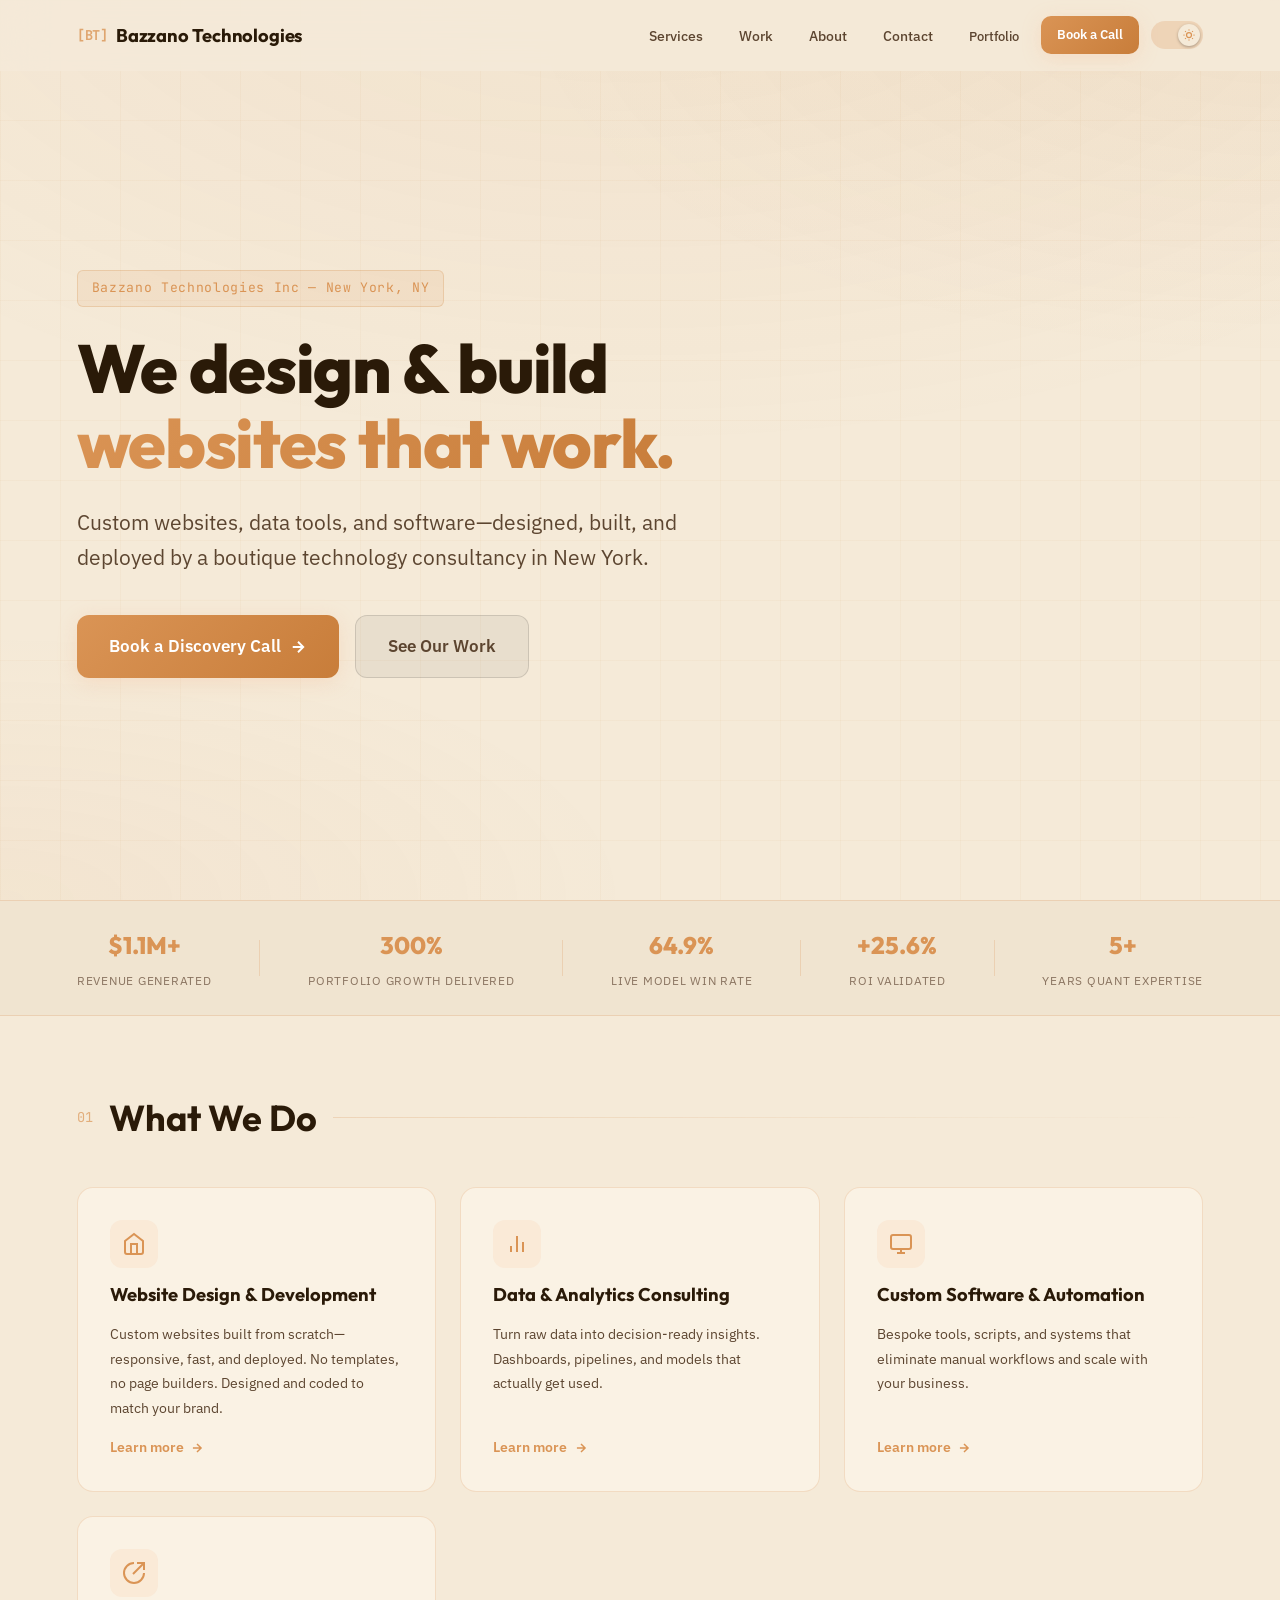
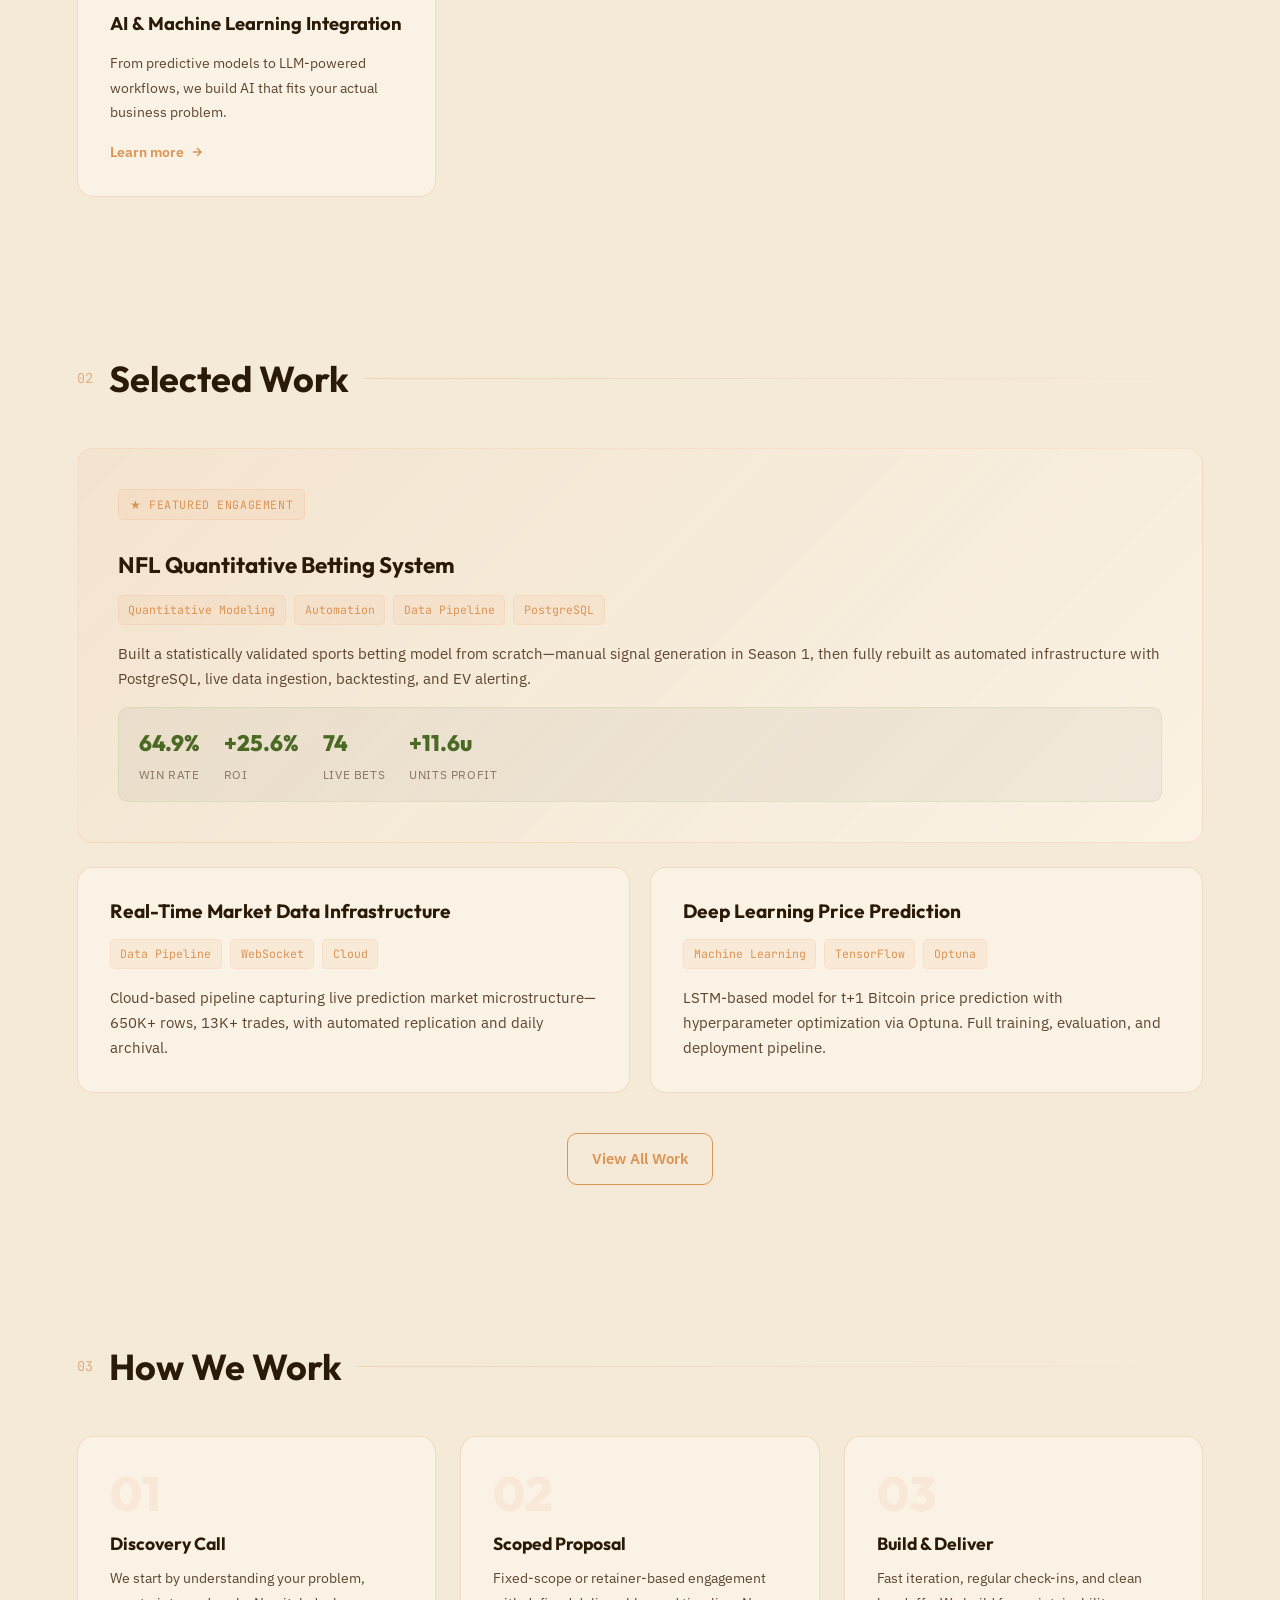
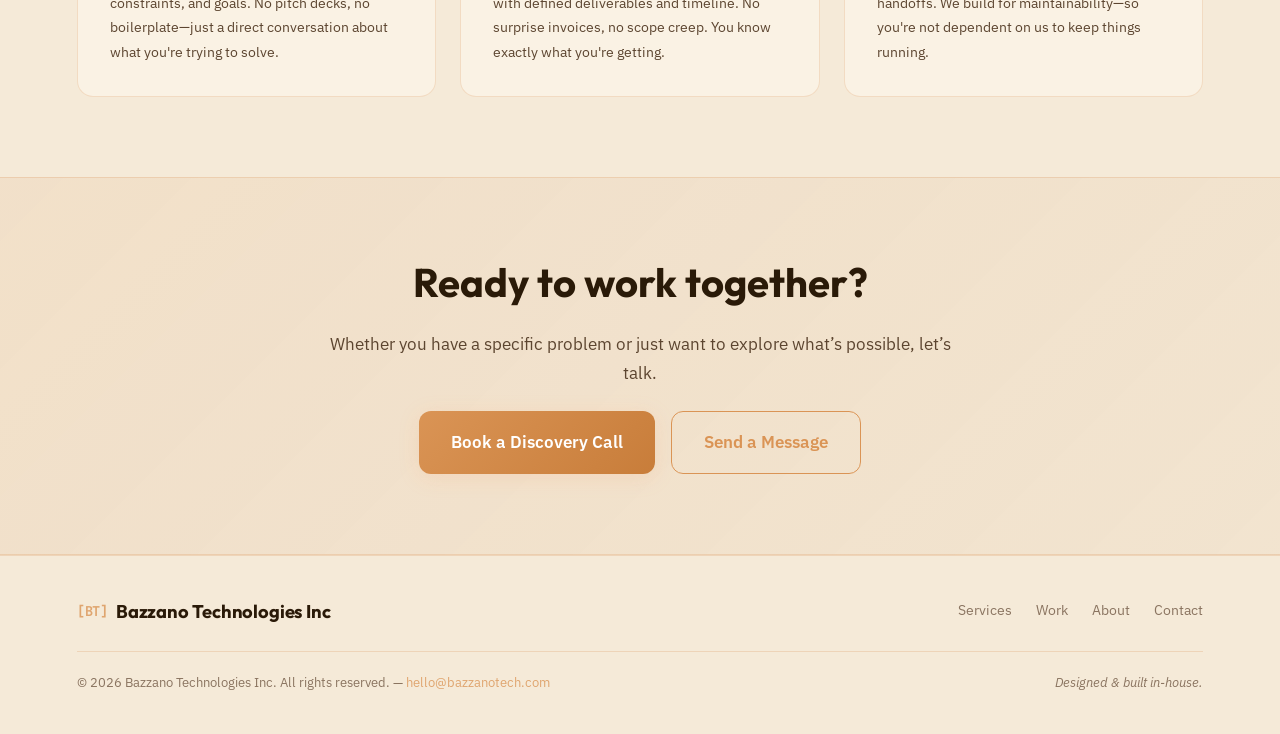
<file: index.html>
<!DOCTYPE html>
<html lang="en">
<head>
    <meta charset="UTF-8">
    <link rel="icon" type="image/svg+xml" href="favicon.svg">
    <meta name="viewport" content="width=device-width, initial-scale=1.0">
    <title>Bazzano Technologies Inc | Tech Consulting</title>
    <meta name="description" content="Boutique technology consulting firm specializing in data analytics, algorithmic systems, custom software, and AI/ML. Based in New York, NY.">
    <meta name="keywords" content="tech consulting, data analytics, algorithmic trading, machine learning, custom software, AI consulting, New York">
    <meta property="og:title" content="Bazzano Technologies Inc | Tech Consulting">
    <meta property="og:description" content="Boutique technology consulting firm specializing in data analytics, algorithmic systems, custom software, and AI/ML. Based in New York, NY.">
    <meta property="og:type" content="website">
    <link rel="preconnect" href="https://fonts.googleapis.com">
    <link rel="preconnect" href="https://fonts.gstatic.com" crossorigin>
    <link href="https://fonts.googleapis.com/css2?family=Outfit:wght@400;500;600;700;800&family=IBM+Plex+Sans:wght@300;400;500;600&family=JetBrains+Mono:wght@400;500&display=swap" rel="stylesheet">
    <link rel="stylesheet" href="business.css?v=3">
    <script>
        (function(){var t=localStorage.getItem('theme');document.documentElement.setAttribute('data-theme',t||'light');})();
    </script>
</head>
<body>
    <div class="bg-gradient"></div>
    <div class="bg-grid"></div>

    <!-- Navigation -->
    <nav class="glass-nav" id="navbar">
        <a href="/" class="logo">
            <span class="logo-mark">[BT]</span>
            <span class="logo-text">&nbsp;Bazzano Technologies</span>
        </a>
        <ul class="nav-links" id="nav-links">
            <li><a href="services.html" class="nav-link">Services</a></li>
            <li><a href="work.html" class="nav-link">Work</a></li>
            <li><a href="about.html" class="nav-link">About</a></li>
            <li><a href="contact.html" class="nav-link">Contact</a></li>
            <li><a href="josh.html" class="nav-link" style="font-size:0.82rem;">Portfolio</a></li>
            <li><a href="https://calendly.com/josh-bazzanotech/30min" target="_blank" class="btn btn-primary" style="font-size:0.82rem;padding:0.5rem 1rem;">Book a Call</a></li>
        </ul>
        <button class="theme-toggle" id="theme-toggle" aria-label="Toggle light/dark mode">
            <div class="theme-toggle-knob">
                <svg class="icon-moon" width="12" height="12" viewBox="0 0 24 24" fill="none" stroke="currentColor" stroke-width="2.5"><path d="M21 12.79A9 9 0 1 1 11.21 3 7 7 0 0 0 21 12.79z"/></svg>
                <svg class="icon-sun" width="12" height="12" viewBox="0 0 24 24" fill="none" stroke="currentColor" stroke-width="2.5"><circle cx="12" cy="12" r="5"/><path d="M12 1v2M12 21v2M4.22 4.22l1.42 1.42M18.36 18.36l1.42 1.42M1 12h2M21 12h2M4.22 19.78l1.42-1.42M18.36 5.64l1.42-1.42"/></svg>
            </div>
        </button>
        <button class="mobile-menu-btn" id="menu-btn" aria-label="Menu">
            <span></span><span></span><span></span>
        </button>
    </nav>

    <!-- Hero Section -->
    <section class="hero">
        <div class="hero-content animate-on-scroll">
            <span class="hero-eyebrow">Bazzano Technologies Inc — New York, NY</span>
            <h1 class="hero-title">
                We design &amp; build<br>
                <span class="gradient-text">websites that work.</span>
            </h1>
            <p class="hero-subtitle">
                Custom websites, data tools, and software&mdash;designed, built, and deployed
                by a boutique technology consultancy in New York.
            </p>
            <div class="hero-cta">
                <a href="https://calendly.com/josh-bazzanotech/30min" target="_blank" class="btn btn-primary btn-lg">
                    Book a Discovery Call
                    <svg width="18" height="18" viewBox="0 0 24 24" fill="none" stroke="currentColor" stroke-width="2.5"><path d="M5 12h14M12 5l7 7-7 7"/></svg>
                </a>
                <a href="work.html" class="btn btn-ghost btn-lg">See Our Work</a>
            </div>
        </div>
    </section>

    <!-- Social Proof Bar -->
    <div class="proof-bar">
        <div class="proof-bar-inner">
            <div class="proof-stat animate-on-scroll">
                <span class="proof-value">$1.1M+</span>
                <span class="proof-label">Revenue Generated</span>
            </div>
            <div class="proof-divider"></div>
            <div class="proof-stat animate-on-scroll">
                <span class="proof-value">300%</span>
                <span class="proof-label">Portfolio Growth Delivered</span>
            </div>
            <div class="proof-divider"></div>
            <div class="proof-stat animate-on-scroll">
                <span class="proof-value">64.9%</span>
                <span class="proof-label">Live Model Win Rate</span>
            </div>
            <div class="proof-divider"></div>
            <div class="proof-stat animate-on-scroll">
                <span class="proof-value">+25.6%</span>
                <span class="proof-label">ROI Validated</span>
            </div>
            <div class="proof-divider"></div>
            <div class="proof-stat animate-on-scroll">
                <span class="proof-value">5+</span>
                <span class="proof-label">Years Quant Expertise</span>
            </div>
        </div>
    </div>

    <!-- Services Section -->
    <div class="section">
        <div class="section-header">
            <span class="section-number">01</span>
            <h2 class="section-title">What We Do</h2>
            <div class="section-line"></div>
        </div>

        <div class="services-grid">
            <div class="service-card animate-on-scroll">
                <div class="service-icon">
                    <svg width="24" height="24" viewBox="0 0 24 24" fill="none" stroke="currentColor" stroke-width="2"><path d="M3 9l9-7 9 7v11a2 2 0 0 1-2 2H5a2 2 0 0 1-2-2z"/><polyline points="9 22 9 12 15 12 15 22"/></svg>
                </div>
                <h3>Website Design &amp; Development</h3>
                <p>Custom websites built from scratch&mdash;responsive, fast, and deployed. No templates, no page builders. Designed and coded to match your brand.</p>
                <a href="services.html#web-design" class="service-link">
                    Learn more
                    <svg width="14" height="14" viewBox="0 0 24 24" fill="none" stroke="currentColor" stroke-width="2.5"><path d="M5 12h14M12 5l7 7-7 7"/></svg>
                </a>
            </div>

            <div class="service-card animate-on-scroll">
                <div class="service-icon">
                    <svg width="24" height="24" viewBox="0 0 24 24" fill="none" stroke="currentColor" stroke-width="2"><path d="M18 20V10M12 20V4M6 20v-6"/></svg>
                </div>
                <h3>Data &amp; Analytics Consulting</h3>
                <p>Turn raw data into decision-ready insights. Dashboards, pipelines, and models that actually get used.</p>
                <a href="services.html#data-analytics" class="service-link">
                    Learn more
                    <svg width="14" height="14" viewBox="0 0 24 24" fill="none" stroke="currentColor" stroke-width="2.5"><path d="M5 12h14M12 5l7 7-7 7"/></svg>
                </a>
            </div>

            <div class="service-card animate-on-scroll">
                <div class="service-icon">
                    <svg width="24" height="24" viewBox="0 0 24 24" fill="none" stroke="currentColor" stroke-width="2"><rect x="2" y="3" width="20" height="14" rx="2"/><path d="M8 21h8M12 17v4"/></svg>
                </div>
                <h3>Custom Software &amp; Automation</h3>
                <p>Bespoke tools, scripts, and systems that eliminate manual workflows and scale with your business.</p>
                <a href="services.html#custom-software" class="service-link">
                    Learn more
                    <svg width="14" height="14" viewBox="0 0 24 24" fill="none" stroke="currentColor" stroke-width="2.5"><path d="M5 12h14M12 5l7 7-7 7"/></svg>
                </a>
            </div>

            <div class="service-card animate-on-scroll">
                <div class="service-icon">
                    <svg width="24" height="24" viewBox="0 0 24 24" fill="none" stroke="currentColor" stroke-width="2"><path d="M12 2a10 10 0 1 0 10 10"/><path d="M22 2 11 13"/><path d="m15 2 7 0 0 7"/></svg>
                </div>
                <h3>AI &amp; Machine Learning Integration</h3>
                <p>From predictive models to LLM-powered workflows, we build AI that fits your actual business problem.</p>
                <a href="services.html#ai-ml" class="service-link">
                    Learn more
                    <svg width="14" height="14" viewBox="0 0 24 24" fill="none" stroke="currentColor" stroke-width="2.5"><path d="M5 12h14M12 5l7 7-7 7"/></svg>
                </a>
            </div>
        </div>
    </div>

    <!-- Featured Work Section -->
    <div class="section">
        <div class="section-header">
            <span class="section-number">02</span>
            <h2 class="section-title">Selected Work</h2>
            <div class="section-line"></div>
        </div>

        <div class="work-grid" style="margin-bottom:1.5rem;">
            <!-- Featured: NFL Betting System -->
            <div class="work-card featured animate-on-scroll" style="padding:2.5rem;">
                <div>
                    <span class="case-study-badge">&#9733; Featured Engagement</span>
                </div>
                <h3 style="font-size:1.4rem;">NFL Quantitative Betting System</h3>
                <div class="work-tags">
                    <span class="work-tag">Quantitative Modeling</span>
                    <span class="work-tag">Automation</span>
                    <span class="work-tag">Data Pipeline</span>
                    <span class="work-tag">PostgreSQL</span>
                </div>
                <p>Built a statistically validated sports betting model from scratch&mdash;manual signal generation in Season 1, then fully rebuilt as automated infrastructure with PostgreSQL, live data ingestion, backtesting, and EV alerting.</p>
                <div class="work-results">
                    <div class="work-result-stat">
                        <span class="result-value">64.9%</span>
                        <span class="result-label">Win Rate</span>
                    </div>
                    <div class="work-result-stat">
                        <span class="result-value">+25.6%</span>
                        <span class="result-label">ROI</span>
                    </div>
                    <div class="work-result-stat">
                        <span class="result-value">74</span>
                        <span class="result-label">Live Bets</span>
                    </div>
                    <div class="work-result-stat">
                        <span class="result-value">+11.6u</span>
                        <span class="result-label">Units Profit</span>
                    </div>
                </div>
            </div>
        </div>

        <div class="work-grid" style="grid-template-columns: 1fr 1fr; gap:1.25rem; margin-bottom:2.5rem;">
            <div class="work-card animate-on-scroll">
                <h3>Real-Time Market Data Infrastructure</h3>
                <div class="work-tags">
                    <span class="work-tag">Data Pipeline</span>
                    <span class="work-tag">WebSocket</span>
                    <span class="work-tag">Cloud</span>
                </div>
                <p>Cloud-based pipeline capturing live prediction market microstructure&mdash;650K+ rows, 13K+ trades, with automated replication and daily archival.</p>
            </div>

            <div class="work-card animate-on-scroll">
                <h3>Deep Learning Price Prediction</h3>
                <div class="work-tags">
                    <span class="work-tag">Machine Learning</span>
                    <span class="work-tag">TensorFlow</span>
                    <span class="work-tag">Optuna</span>
                </div>
                <p>LSTM-based model for t+1 Bitcoin price prediction with hyperparameter optimization via Optuna. Full training, evaluation, and deployment pipeline.</p>
            </div>
        </div>

        <div style="text-align:center;">
            <a href="work.html" class="btn btn-outline">View All Work</a>
        </div>
    </div>

    <!-- How We Work -->
    <div class="section">
        <div class="section-header">
            <span class="section-number">03</span>
            <h2 class="section-title">How We Work</h2>
            <div class="section-line"></div>
        </div>

        <div class="process-grid">
            <div class="process-card animate-on-scroll">
                <div class="process-number">01</div>
                <h3>Discovery Call</h3>
                <p>We start by understanding your problem, constraints, and goals. No pitch decks, no boilerplate&mdash;just a direct conversation about what you're trying to solve.</p>
            </div>
            <div class="process-card animate-on-scroll">
                <div class="process-number">02</div>
                <h3>Scoped Proposal</h3>
                <p>Fixed-scope or retainer-based engagement with defined deliverables and timeline. No surprise invoices, no scope creep. You know exactly what you're getting.</p>
            </div>
            <div class="process-card animate-on-scroll">
                <div class="process-number">03</div>
                <h3>Build &amp; Deliver</h3>
                <p>Fast iteration, regular check-ins, and clean handoffs. We build for maintainability&mdash;so you're not dependent on us to keep things running.</p>
            </div>
        </div>
    </div>

    <!-- CTA Banner -->
    <div class="cta-banner">
        <div class="cta-banner-inner">
            <h2>Ready to work together?</h2>
            <p>Whether you have a specific problem or just want to explore what&rsquo;s possible, let&rsquo;s talk.</p>
            <div style="display:flex; gap:1rem; justify-content:center; flex-wrap:wrap;">
                <a href="https://calendly.com/josh-bazzanotech/30min" target="_blank" class="btn btn-primary btn-lg">Book a Discovery Call</a>
                <a href="contact.html" class="btn btn-outline btn-lg">Send a Message</a>
            </div>
        </div>
    </div>

    <!-- Footer -->
    <footer class="site-footer">
        <div class="footer-inner">
            <div class="footer-top">
                <a href="/" class="logo">
                    <span class="logo-mark">[BT]</span>
                    <span class="logo-text">&nbsp;Bazzano Technologies Inc</span>
                </a>
                <nav class="footer-nav">
                    <a href="services.html">Services</a>
                    <a href="work.html">Work</a>
                    <a href="about.html">About</a>
                    <a href="contact.html">Contact</a>
                </nav>
            </div>
            <div class="footer-bottom">
                <p>&copy; 2026 Bazzano Technologies Inc. All rights reserved. &mdash; <a href="mailto:hello@bazzanotech.com">hello@bazzanotech.com</a></p>
                <p class="footer-note">Designed &amp; built in-house.</p>
            </div>
        </div>
    </footer>

    <script>
        // Theme toggle
        const themeToggle = document.getElementById('theme-toggle');
        themeToggle.addEventListener('click', () => {
            const current = document.documentElement.getAttribute('data-theme');
            const next = current === 'light' ? 'dark' : 'light';
            document.documentElement.setAttribute('data-theme', next);
            localStorage.setItem('theme', next);
        });

        // Navbar scroll effect
        const navbar = document.getElementById('navbar');
        window.addEventListener('scroll', () => {
            navbar.classList.toggle('scrolled', window.scrollY > 50);
        });

        // Mobile menu toggle
        const menuBtn = document.getElementById('menu-btn');
        const navLinks = document.getElementById('nav-links');
        menuBtn.addEventListener('click', () => {
            navLinks.classList.toggle('active');
        });

        // Animate on scroll
        const observer = new IntersectionObserver((entries) => {
            entries.forEach(entry => {
                if (entry.isIntersecting) {
                    entry.target.classList.add('visible');
                }
            });
        }, { threshold: 0.1, rootMargin: '0px 0px -40px 0px' });

        document.querySelectorAll('.animate-on-scroll').forEach(el => observer.observe(el));

        // Two-column work grid responsive fix
        const twoColGrid = document.querySelector('.work-grid[style*="grid-template-columns"]');
        if (twoColGrid && window.innerWidth <= 768) {
            twoColGrid.style.gridTemplateColumns = '1fr';
        }
        window.addEventListener('resize', () => {
            if (twoColGrid) {
                twoColGrid.style.gridTemplateColumns = window.innerWidth <= 768 ? '1fr' : '1fr 1fr';
            }
        });
    </script>
</body>
</html>
</file>
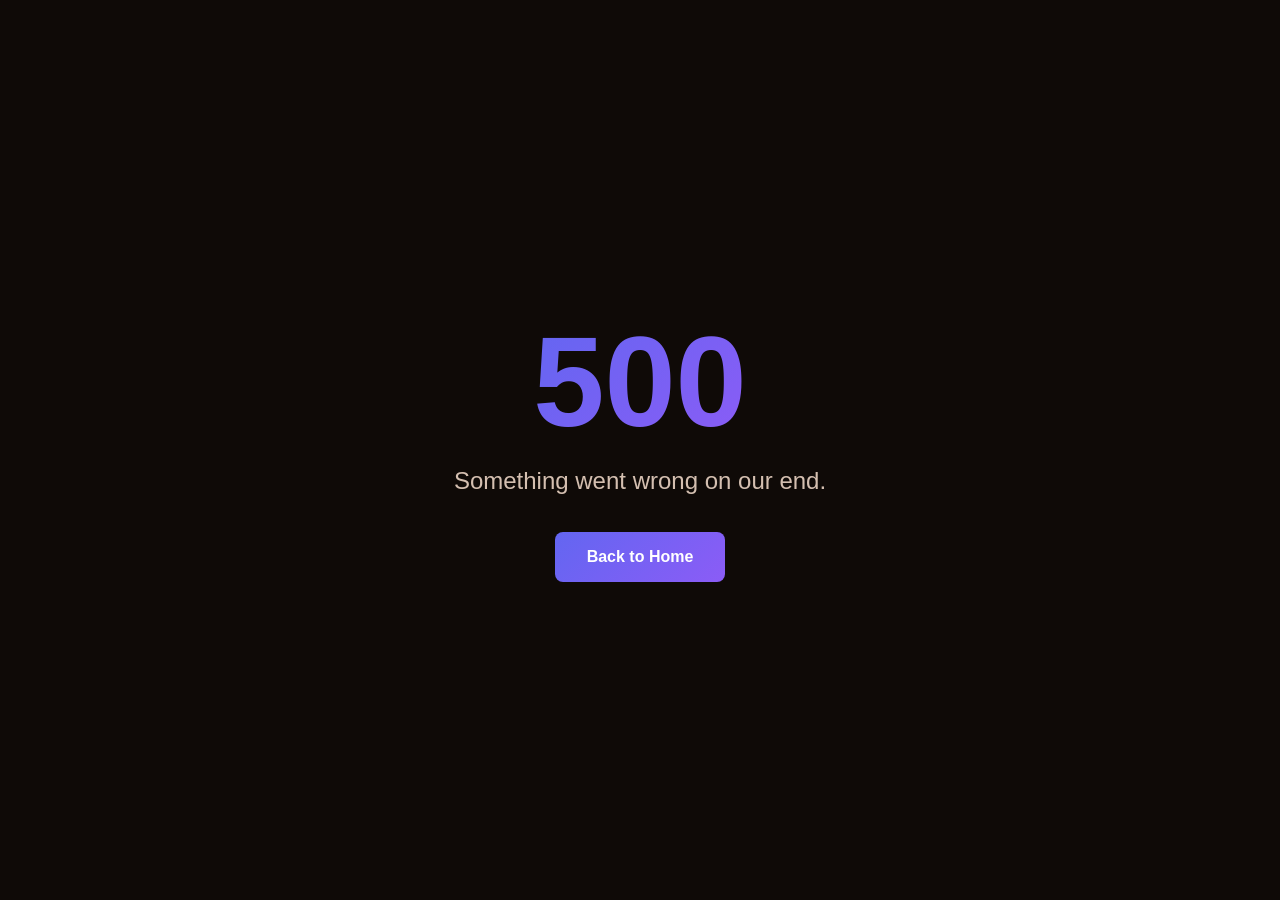
<file: 50x.html>
<!DOCTYPE html>
<html lang="en">
<head>
    <meta charset="UTF-8">
    <meta name="viewport" content="width=device-width, initial-scale=1.0">
    <title>Server Error | Josh Bazzano</title>
    <link rel="stylesheet" href="/styles.css">
    <style>
        .error-container {
            min-height: 100vh;
            display: flex;
            flex-direction: column;
            align-items: center;
            justify-content: center;
            text-align: center;
            padding: 2rem;
        }
        .error-code {
            font-size: 8rem;
            font-weight: 700;
            background: linear-gradient(135deg, #6366f1, #8b5cf6);
            -webkit-background-clip: text;
            -webkit-text-fill-color: transparent;
            background-clip: text;
            line-height: 1;
            margin-bottom: 1rem;
        }
        .error-message {
            font-size: 1.5rem;
            color: var(--text-secondary, #94a3b8);
            margin-bottom: 2rem;
        }
        .error-link {
            display: inline-block;
            padding: 0.75rem 2rem;
            background: linear-gradient(135deg, #6366f1, #8b5cf6);
            color: #fff;
            border-radius: 8px;
            text-decoration: none;
            font-weight: 600;
            transition: opacity 0.2s;
        }
        .error-link:hover { opacity: 0.85; }
    </style>
</head>
<body>
    <div class="error-container">
        <div class="error-code">500</div>
        <p class="error-message">Something went wrong on our end.</p>
        <a href="/" class="error-link">Back to Home</a>
    </div>
</body>
</html>
</file>
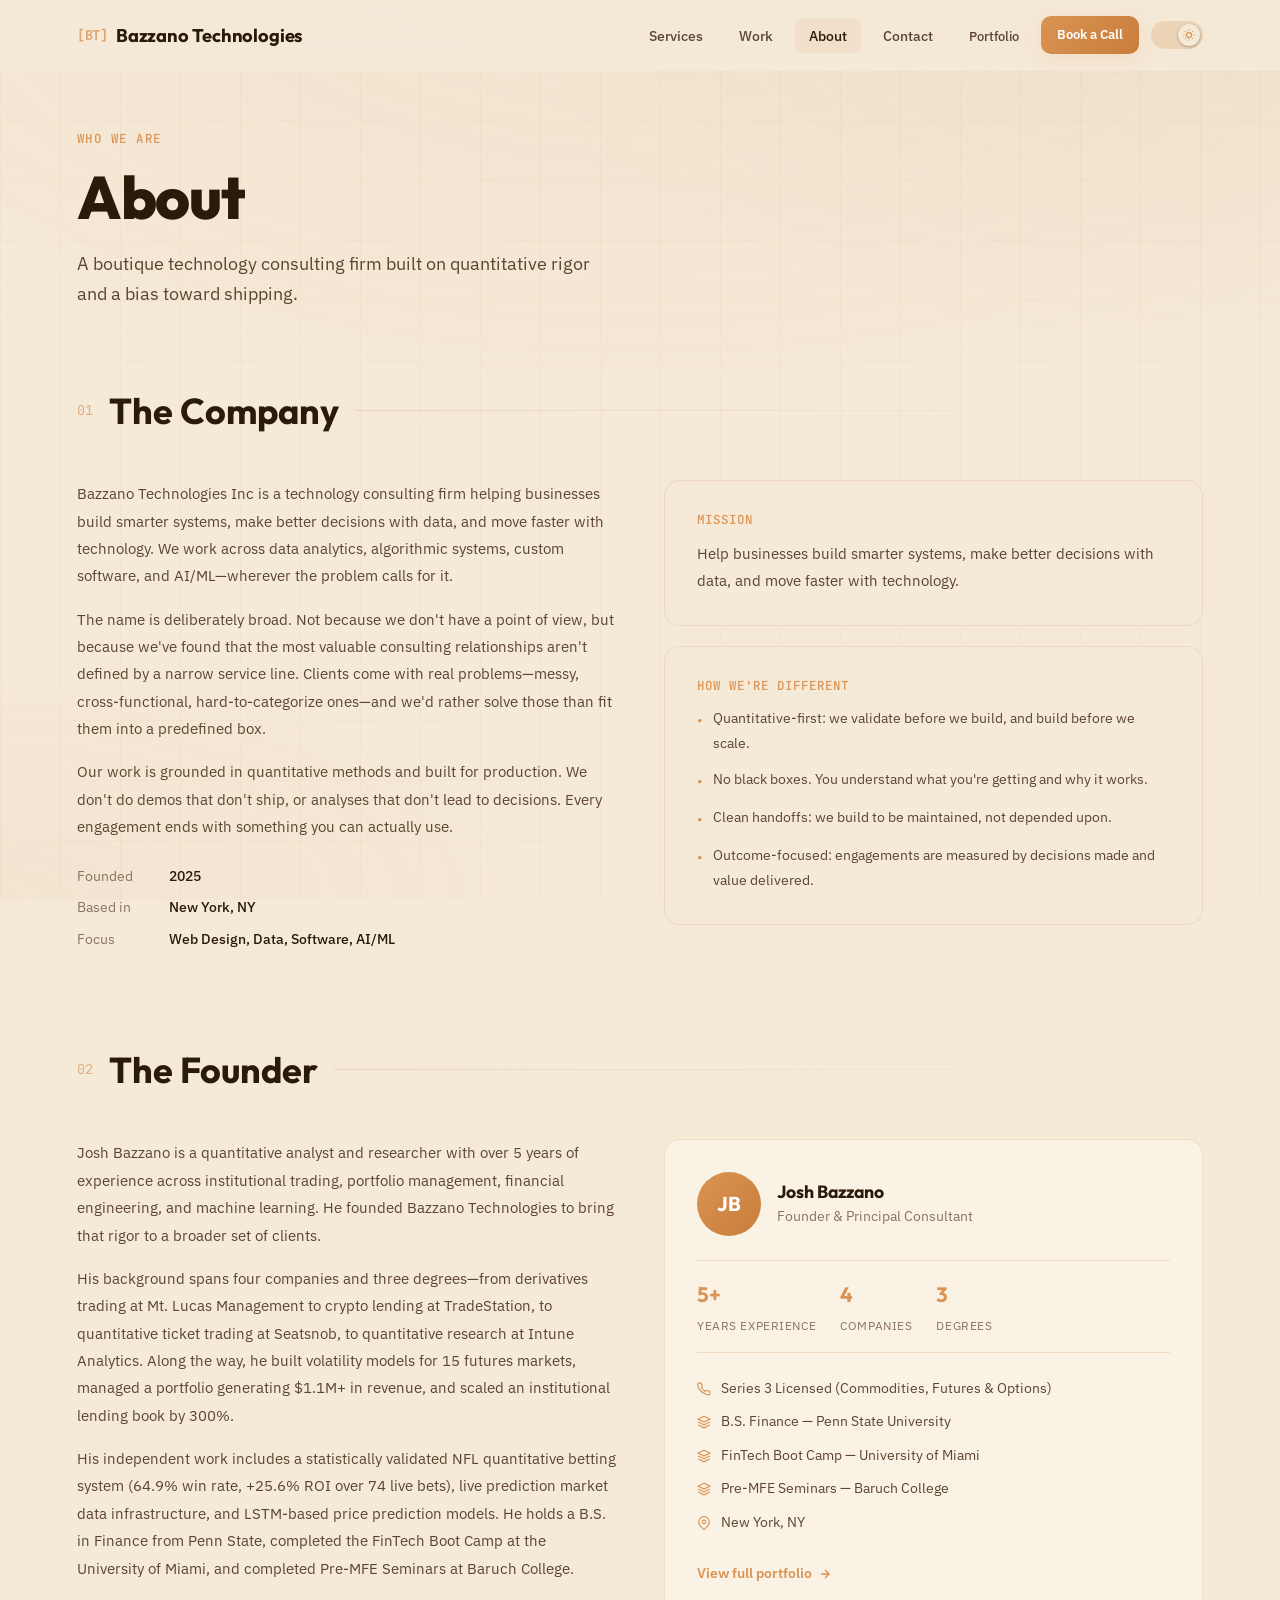
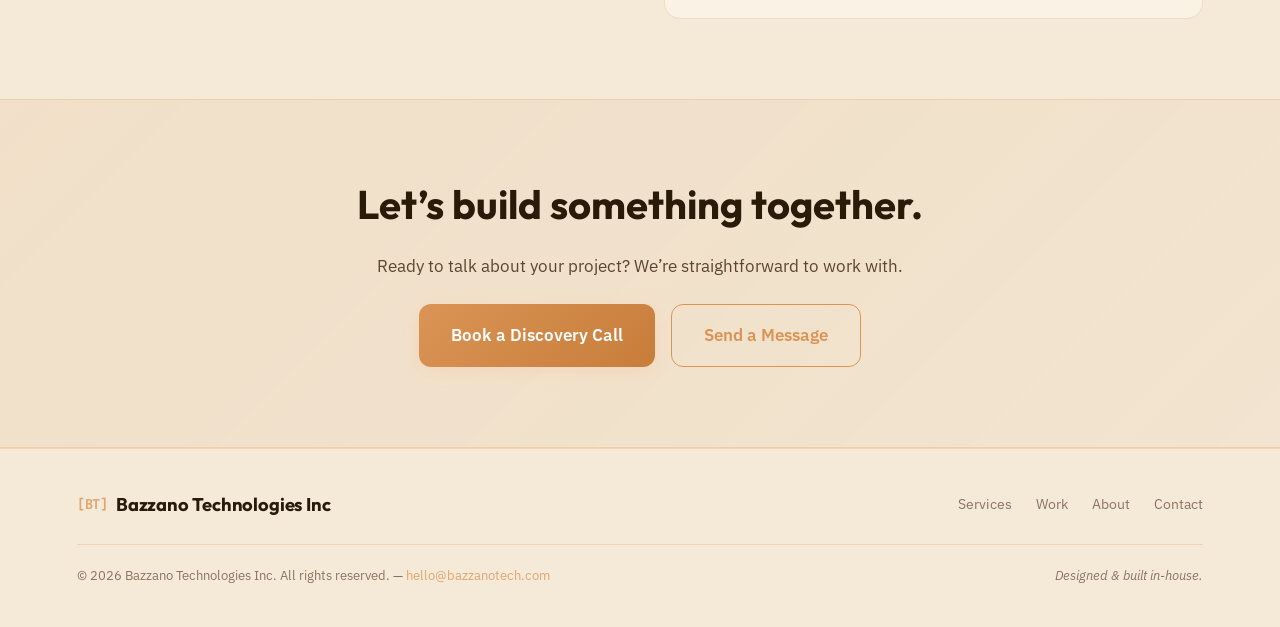
<file: about.html>
<!DOCTYPE html>
<html lang="en">
<head>
    <meta charset="UTF-8">
    <link rel="icon" type="image/svg+xml" href="favicon.svg">
    <meta name="viewport" content="width=device-width, initial-scale=1.0">
    <title>About | Bazzano Technologies Inc</title>
    <meta name="description" content="About Bazzano Technologies Inc — a boutique technology consulting firm founded by Josh Bazzano, quantitative analyst and researcher based in New York, NY.">
    <meta property="og:title" content="About | Bazzano Technologies Inc">
    <meta property="og:type" content="website">
    <link rel="preconnect" href="https://fonts.googleapis.com">
    <link rel="preconnect" href="https://fonts.gstatic.com" crossorigin>
    <link href="https://fonts.googleapis.com/css2?family=Outfit:wght@400;500;600;700;800&family=IBM+Plex+Sans:wght@300;400;500;600&family=JetBrains+Mono:wght@400;500&display=swap" rel="stylesheet">
    <link rel="stylesheet" href="business.css?v=3">
    <script>
        (function(){var t=localStorage.getItem('theme');document.documentElement.setAttribute('data-theme',t||'light');})();
    </script>
</head>
<body>
    <div class="bg-gradient"></div>
    <div class="bg-grid"></div>

    <!-- Navigation -->
    <nav class="glass-nav" id="navbar">
        <a href="/" class="logo">
            <span class="logo-mark">[BT]</span>
            <span class="logo-text">&nbsp;Bazzano Technologies</span>
        </a>
        <ul class="nav-links" id="nav-links">
            <li><a href="services.html" class="nav-link">Services</a></li>
            <li><a href="work.html" class="nav-link">Work</a></li>
            <li><a href="about.html" class="nav-link active">About</a></li>
            <li><a href="contact.html" class="nav-link">Contact</a></li>
            <li><a href="josh.html" class="nav-link" style="font-size:0.82rem;">Portfolio</a></li>
            <li><a href="https://calendly.com/josh-bazzanotech/30min" target="_blank" class="btn btn-primary" style="font-size:0.82rem;padding:0.5rem 1rem;">Book a Call</a></li>
        </ul>
        <button class="theme-toggle" id="theme-toggle" aria-label="Toggle light/dark mode">
            <div class="theme-toggle-knob">
                <svg class="icon-moon" width="12" height="12" viewBox="0 0 24 24" fill="none" stroke="currentColor" stroke-width="2.5"><path d="M21 12.79A9 9 0 1 1 11.21 3 7 7 0 0 0 21 12.79z"/></svg>
                <svg class="icon-sun" width="12" height="12" viewBox="0 0 24 24" fill="none" stroke="currentColor" stroke-width="2.5"><circle cx="12" cy="12" r="5"/><path d="M12 1v2M12 21v2M4.22 4.22l1.42 1.42M18.36 18.36l1.42 1.42M1 12h2M21 12h2M4.22 19.78l1.42-1.42M18.36 5.64l1.42-1.42"/></svg>
            </div>
        </button>
        <button class="mobile-menu-btn" id="menu-btn" aria-label="Menu">
            <span></span><span></span><span></span>
        </button>
    </nav>

    <!-- Page Hero -->
    <div class="page-hero">
        <span class="section-label">Who we are</span>
        <h1>About</h1>
        <p>A boutique technology consulting firm built on quantitative rigor and a bias toward shipping.</p>
    </div>

    <!-- Company Section -->
    <div class="section" style="padding-top:1rem;">
        <div class="section-header">
            <span class="section-number">01</span>
            <h2 class="section-title">The Company</h2>
            <div class="section-line"></div>
        </div>

        <div class="about-two-col">
            <div class="about-company animate-on-scroll">
                <p>
                    Bazzano Technologies Inc is a technology consulting firm helping businesses build smarter systems, make better decisions with data, and move faster with technology. We work across data analytics, algorithmic systems, custom software, and AI/ML&mdash;wherever the problem calls for it.
                </p>
                <p>
                    The name is deliberately broad. Not because we don't have a point of view, but because we've found that the most valuable consulting relationships aren't defined by a narrow service line. Clients come with real problems&mdash;messy, cross-functional, hard-to-categorize ones&mdash;and we'd rather solve those than fit them into a predefined box.
                </p>
                <p>
                    Our work is grounded in quantitative methods and built for production. We don't do demos that don't ship, or analyses that don't lead to decisions. Every engagement ends with something you can actually use.
                </p>

                <div class="company-details">
                    <div class="company-detail">
                        <span class="detail-label">Founded</span>
                        <span class="detail-value">2025</span>
                    </div>
                    <div class="company-detail">
                        <span class="detail-label">Based in</span>
                        <span class="detail-value">New York, NY</span>
                    </div>
                    <div class="company-detail">
                        <span class="detail-label">Focus</span>
                        <span class="detail-value">Web Design, Data, Software, AI/ML</span>
                    </div>
                </div>
            </div>

            <div class="animate-on-scroll">
                <div class="glass-card" style="padding:2rem; margin-bottom:1.25rem;">
                    <h3 style="font-size:1rem; font-family:'JetBrains Mono',monospace; color:var(--accent-primary); font-weight:500; margin-bottom:0.75rem; text-transform:uppercase; letter-spacing:0.08em; font-size:0.78rem;">Mission</h3>
                    <p style="font-size:0.95rem; color:var(--text-secondary); line-height:1.75;">
                        Help businesses build smarter systems, make better decisions with data, and move faster with technology.
                    </p>
                </div>
                <div class="glass-card" style="padding:2rem;">
                    <h3 style="font-family:'JetBrains Mono',monospace; color:var(--accent-primary); font-weight:500; margin-bottom:0.75rem; text-transform:uppercase; letter-spacing:0.08em; font-size:0.78rem;">How We're Different</h3>
                    <ul style="display:flex; flex-direction:column; gap:0.75rem;">
                        <li style="display:flex; align-items:flex-start; gap:0.6rem; font-size:0.9rem; color:var(--text-secondary);">
                            <span style="color:var(--accent-primary); margin-top:0.1rem;">&#x2022;</span>
                            Quantitative-first: we validate before we build, and build before we scale.
                        </li>
                        <li style="display:flex; align-items:flex-start; gap:0.6rem; font-size:0.9rem; color:var(--text-secondary);">
                            <span style="color:var(--accent-primary); margin-top:0.1rem;">&#x2022;</span>
                            No black boxes. You understand what you're getting and why it works.
                        </li>
                        <li style="display:flex; align-items:flex-start; gap:0.6rem; font-size:0.9rem; color:var(--text-secondary);">
                            <span style="color:var(--accent-primary); margin-top:0.1rem;">&#x2022;</span>
                            Clean handoffs: we build to be maintained, not depended upon.
                        </li>
                        <li style="display:flex; align-items:flex-start; gap:0.6rem; font-size:0.9rem; color:var(--text-secondary);">
                            <span style="color:var(--accent-primary); margin-top:0.1rem;">&#x2022;</span>
                            Outcome-focused: engagements are measured by decisions made and value delivered.
                        </li>
                    </ul>
                </div>
            </div>
        </div>
    </div>

    <!-- Founder Section -->
    <div class="section" style="padding-top:1rem;">
        <div class="section-header">
            <span class="section-number">02</span>
            <h2 class="section-title">The Founder</h2>
            <div class="section-line"></div>
        </div>

        <div class="about-two-col">
            <div class="about-founder animate-on-scroll">
                <p>
                    Josh Bazzano is a quantitative analyst and researcher with over 5 years of experience across institutional trading, portfolio management, financial engineering, and machine learning. He founded Bazzano Technologies to bring that rigor to a broader set of clients.
                </p>
                <p>
                    His background spans four companies and three degrees&mdash;from derivatives trading at Mt. Lucas Management to crypto lending at TradeStation, to quantitative ticket trading at Seatsnob, to quantitative research at Intune Analytics. Along the way, he built volatility models for 15 futures markets, managed a portfolio generating $1.1M+ in revenue, and scaled an institutional lending book by 300%.
                </p>
                <p>
                    His independent work includes a statistically validated NFL quantitative betting system (64.9% win rate, +25.6% ROI over 74 live bets), live prediction market data infrastructure, and LSTM-based price prediction models. He holds a B.S. in Finance from Penn State, completed the FinTech Boot Camp at the University of Miami, and completed Pre-MFE Seminars at Baruch College.
                </p>
            </div>

            <div class="founder-card animate-on-scroll">
                <div class="founder-header">
                    <div class="founder-avatar">JB</div>
                    <div>
                        <h3>Josh Bazzano</h3>
                        <p>Founder &amp; Principal Consultant</p>
                    </div>
                </div>

                <div class="founder-stats">
                    <div class="founder-stat">
                        <span class="founder-stat-value">5+</span>
                        <span class="founder-stat-label">Years Experience</span>
                    </div>
                    <div class="founder-stat">
                        <span class="founder-stat-value">4</span>
                        <span class="founder-stat-label">Companies</span>
                    </div>
                    <div class="founder-stat">
                        <span class="founder-stat-value">3</span>
                        <span class="founder-stat-label">Degrees</span>
                    </div>
                </div>

                <ul style="display:flex; flex-direction:column; gap:0.6rem; margin-bottom:1.5rem;">
                    <li style="display:flex; align-items:center; gap:0.6rem; font-size:0.88rem; color:var(--text-secondary);">
                        <svg width="14" height="14" viewBox="0 0 24 24" fill="none" stroke="var(--accent-primary)" stroke-width="2"><path d="M22 16.92v3a2 2 0 0 1-2.18 2 19.79 19.79 0 0 1-8.63-3.07A19.5 19.5 0 0 1 4.15 13a19.79 19.79 0 0 1-3.07-8.67A2 2 0 0 1 3.06 2h3a2 2 0 0 1 2 1.72 12.84 12.84 0 0 0 .7 2.81 2 2 0 0 1-.45 2.11L7.59 9.91a16 16 0 0 0 6.29 6.29l1.27-1.27a2 2 0 0 1 2.11-.45 12.84 12.84 0 0 0 2.81.7A2 2 0 0 1 22 16.92z"/></svg>
                        Series 3 Licensed (Commodities, Futures &amp; Options)
                    </li>
                    <li style="display:flex; align-items:center; gap:0.6rem; font-size:0.88rem; color:var(--text-secondary);">
                        <svg width="14" height="14" viewBox="0 0 24 24" fill="none" stroke="var(--accent-primary)" stroke-width="2"><path d="M12 2L2 7l10 5 10-5-10-5zM2 17l10 5 10-5M2 12l10 5 10-5"/></svg>
                        B.S. Finance &mdash; Penn State University
                    </li>
                    <li style="display:flex; align-items:center; gap:0.6rem; font-size:0.88rem; color:var(--text-secondary);">
                        <svg width="14" height="14" viewBox="0 0 24 24" fill="none" stroke="var(--accent-primary)" stroke-width="2"><path d="M12 2L2 7l10 5 10-5-10-5zM2 17l10 5 10-5M2 12l10 5 10-5"/></svg>
                        FinTech Boot Camp &mdash; University of Miami
                    </li>
                    <li style="display:flex; align-items:center; gap:0.6rem; font-size:0.88rem; color:var(--text-secondary);">
                        <svg width="14" height="14" viewBox="0 0 24 24" fill="none" stroke="var(--accent-primary)" stroke-width="2"><path d="M12 2L2 7l10 5 10-5-10-5zM2 17l10 5 10-5M2 12l10 5 10-5"/></svg>
                        Pre-MFE Seminars &mdash; Baruch College
                    </li>
                    <li style="display:flex; align-items:center; gap:0.6rem; font-size:0.88rem; color:var(--text-secondary);">
                        <svg width="14" height="14" viewBox="0 0 24 24" fill="none" stroke="var(--accent-primary)" stroke-width="2"><path d="M21 10c0 7-9 13-9 13s-9-6-9-13a9 9 0 0 1 18 0z"/><circle cx="12" cy="10" r="3"/></svg>
                        New York, NY
                    </li>
                </ul>

                <a href="josh.html" class="founder-link">
                    View full portfolio
                    <svg width="14" height="14" viewBox="0 0 24 24" fill="none" stroke="currentColor" stroke-width="2.5"><path d="M5 12h14M12 5l7 7-7 7"/></svg>
                </a>
            </div>
        </div>
    </div>

    <!-- CTA Banner -->
    <div class="cta-banner">
        <div class="cta-banner-inner">
            <h2>Let&rsquo;s build something together.</h2>
            <p>Ready to talk about your project? We&rsquo;re straightforward to work with.</p>
            <div style="display:flex; gap:1rem; justify-content:center; flex-wrap:wrap;">
                <a href="https://calendly.com/josh-bazzanotech/30min" target="_blank" class="btn btn-primary btn-lg">Book a Discovery Call</a>
                <a href="contact.html" class="btn btn-outline btn-lg">Send a Message</a>
            </div>
        </div>
    </div>

    <!-- Footer -->
    <footer class="site-footer">
        <div class="footer-inner">
            <div class="footer-top">
                <a href="/" class="logo">
                    <span class="logo-mark">[BT]</span>
                    <span class="logo-text">&nbsp;Bazzano Technologies Inc</span>
                </a>
                <nav class="footer-nav">
                    <a href="services.html">Services</a>
                    <a href="work.html">Work</a>
                    <a href="about.html">About</a>
                    <a href="contact.html">Contact</a>
                </nav>
            </div>
            <div class="footer-bottom">
                <p>&copy; 2026 Bazzano Technologies Inc. All rights reserved. &mdash; <a href="mailto:hello@bazzanotech.com">hello@bazzanotech.com</a></p>
                <p class="footer-note">Designed &amp; built in-house.</p>
            </div>
        </div>
    </footer>

    <script>
        // Theme toggle
        const themeToggle = document.getElementById('theme-toggle');
        themeToggle.addEventListener('click', () => {
            const current = document.documentElement.getAttribute('data-theme');
            const next = current === 'light' ? 'dark' : 'light';
            document.documentElement.setAttribute('data-theme', next);
            localStorage.setItem('theme', next);
        });

        const navbar = document.getElementById('navbar');
        window.addEventListener('scroll', () => {
            navbar.classList.toggle('scrolled', window.scrollY > 50);
        });

        const menuBtn = document.getElementById('menu-btn');
        const navLinks = document.getElementById('nav-links');
        menuBtn.addEventListener('click', () => {
            navLinks.classList.toggle('active');
        });

        const observer = new IntersectionObserver((entries) => {
            entries.forEach(entry => {
                if (entry.isIntersecting) entry.target.classList.add('visible');
            });
        }, { threshold: 0.05, rootMargin: '0px 0px -30px 0px' });

        document.querySelectorAll('.animate-on-scroll').forEach(el => observer.observe(el));
    </script>
</body>
</html>
</file>
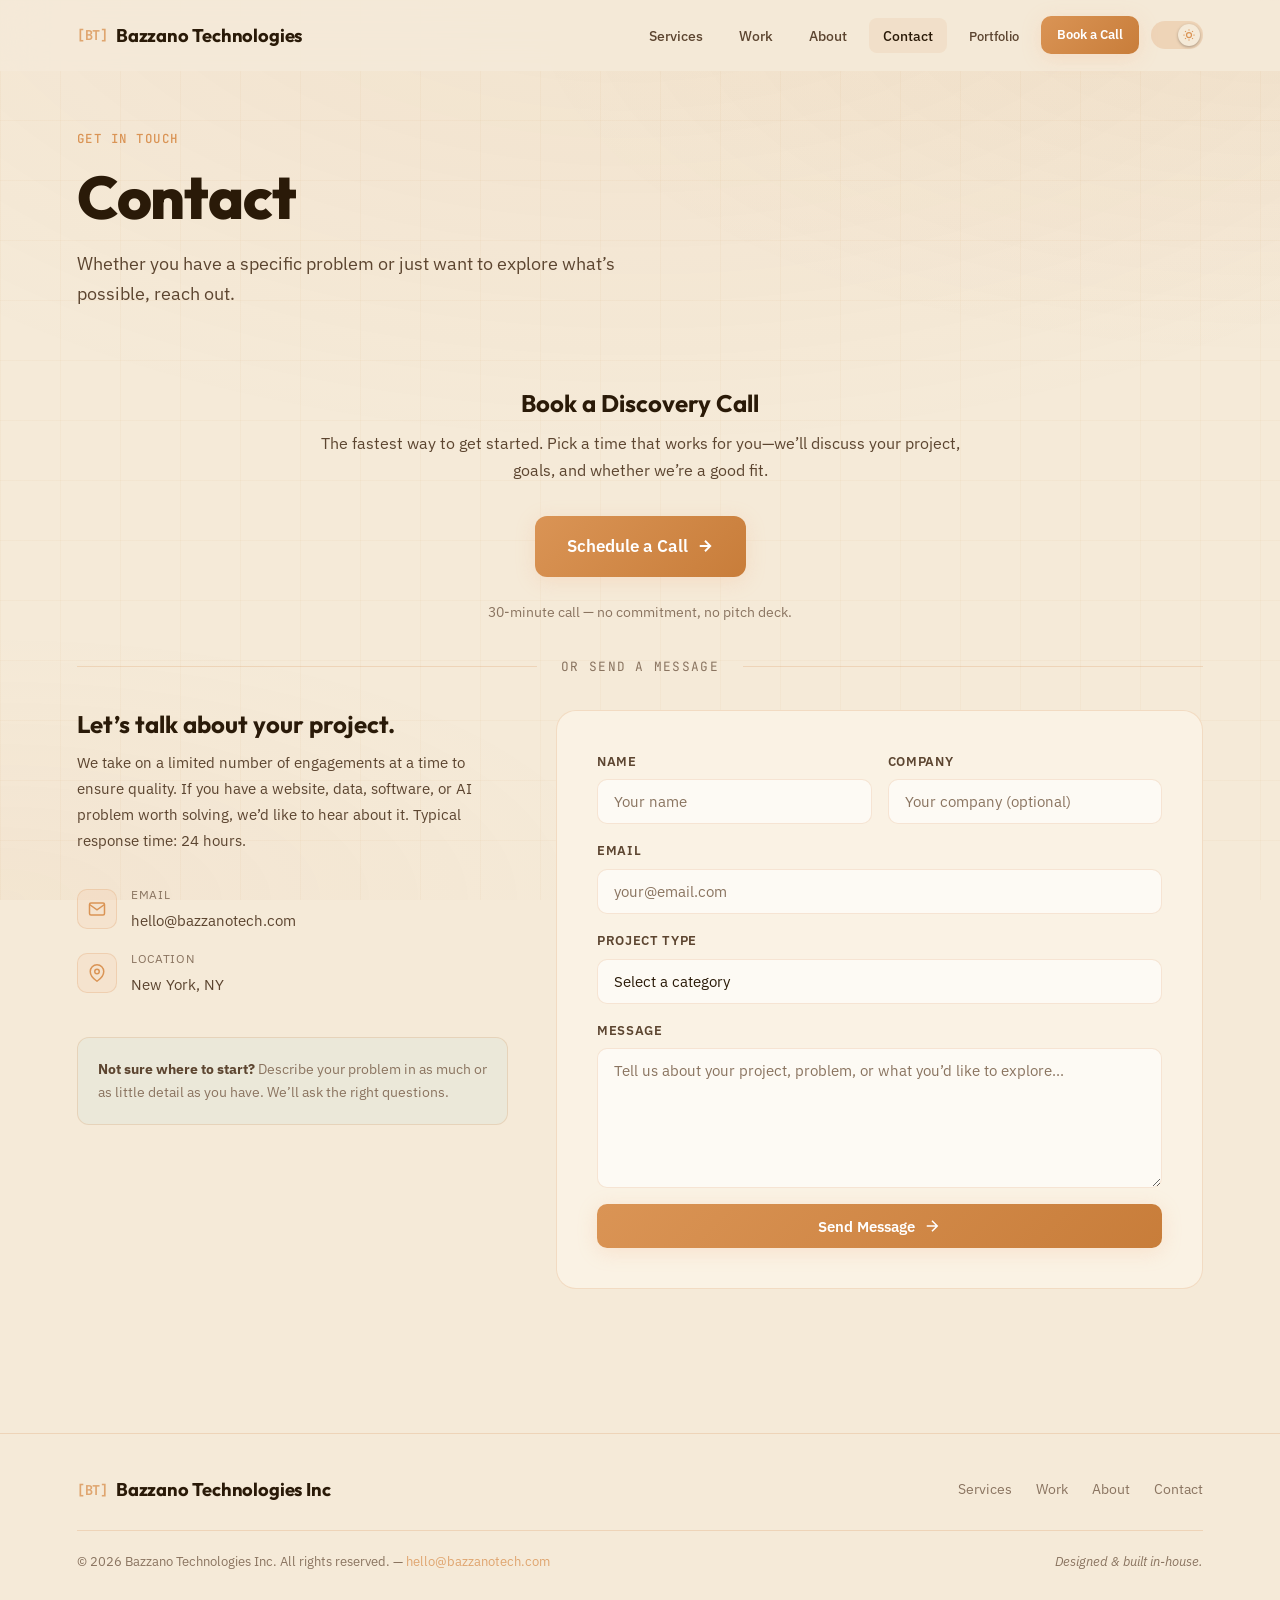
<file: contact.html>
<!DOCTYPE html>
<html lang="en">
<head>
    <meta charset="UTF-8">
    <link rel="icon" type="image/svg+xml" href="favicon.svg">
    <meta name="viewport" content="width=device-width, initial-scale=1.0">
    <title>Contact | Bazzano Technologies Inc</title>
    <meta name="description" content="Get in touch with Bazzano Technologies Inc to discuss your project. Based in New York, NY. Typical response time: 24 hours.">
    <meta property="og:title" content="Contact | Bazzano Technologies Inc">
    <meta property="og:type" content="website">
    <link rel="preconnect" href="https://fonts.googleapis.com">
    <link rel="preconnect" href="https://fonts.gstatic.com" crossorigin>
    <link href="https://fonts.googleapis.com/css2?family=Outfit:wght@400;500;600;700;800&family=IBM+Plex+Sans:wght@300;400;500;600&family=JetBrains+Mono:wght@400;500&display=swap" rel="stylesheet">
    <link rel="stylesheet" href="business.css?v=3">
    <script>
        (function(){var t=localStorage.getItem('theme');document.documentElement.setAttribute('data-theme',t||'light');})();
    </script>
</head>
<body>
    <div class="bg-gradient"></div>
    <div class="bg-grid"></div>

    <!-- Navigation -->
    <nav class="glass-nav" id="navbar">
        <a href="/" class="logo">
            <span class="logo-mark">[BT]</span>
            <span class="logo-text">&nbsp;Bazzano Technologies</span>
        </a>
        <ul class="nav-links" id="nav-links">
            <li><a href="services.html" class="nav-link">Services</a></li>
            <li><a href="work.html" class="nav-link">Work</a></li>
            <li><a href="about.html" class="nav-link">About</a></li>
            <li><a href="contact.html" class="nav-link active">Contact</a></li>
            <li><a href="josh.html" class="nav-link" style="font-size:0.82rem;">Portfolio</a></li>
            <li><a href="https://calendly.com/josh-bazzanotech/30min" target="_blank" class="btn btn-primary" style="font-size:0.82rem;padding:0.5rem 1rem;">Book a Call</a></li>
        </ul>
        <button class="theme-toggle" id="theme-toggle" aria-label="Toggle light/dark mode">
            <div class="theme-toggle-knob">
                <svg class="icon-moon" width="12" height="12" viewBox="0 0 24 24" fill="none" stroke="currentColor" stroke-width="2.5"><path d="M21 12.79A9 9 0 1 1 11.21 3 7 7 0 0 0 21 12.79z"/></svg>
                <svg class="icon-sun" width="12" height="12" viewBox="0 0 24 24" fill="none" stroke="currentColor" stroke-width="2.5"><circle cx="12" cy="12" r="5"/><path d="M12 1v2M12 21v2M4.22 4.22l1.42 1.42M18.36 18.36l1.42 1.42M1 12h2M21 12h2M4.22 19.78l1.42-1.42M18.36 5.64l1.42-1.42"/></svg>
            </div>
        </button>
        <button class="mobile-menu-btn" id="menu-btn" aria-label="Menu">
            <span></span><span></span><span></span>
        </button>
    </nav>

    <!-- Page Hero -->
    <div class="page-hero">
        <span class="section-label">Get in touch</span>
        <h1>Contact</h1>
        <p>Whether you have a specific problem or just want to explore what&rsquo;s possible, reach out.</p>
    </div>

    <!-- Book a Call Section -->
    <div class="section" style="padding-top:1rem; padding-bottom:2rem;">
        <div style="max-width:680px; margin:0 auto; text-align:center;" class="animate-on-scroll">
            <h2 style="margin-bottom:0.75rem;">Book a Discovery Call</h2>
            <p style="color:var(--text-secondary); margin-bottom:2rem;">
                The fastest way to get started. Pick a time that works for you&mdash;we&rsquo;ll discuss your project, goals, and whether we&rsquo;re a good fit.
            </p>
            <a href="https://calendly.com/josh-bazzanotech/30min" target="_blank" class="btn btn-primary btn-lg" style="margin-bottom:1.5rem;">
                Schedule a Call
                <svg width="18" height="18" viewBox="0 0 24 24" fill="none" stroke="currentColor" stroke-width="2.5"><path d="M5 12h14M12 5l7 7-7 7"/></svg>
            </a>
            <p style="font-size:0.85rem; color:var(--text-muted);">30-minute call &mdash; no commitment, no pitch deck.</p>
        </div>
    </div>

    <!-- Divider -->
    <div style="max-width:1280px; margin:0 auto; padding:0 6%;">
        <div style="display:flex; align-items:center; gap:1.5rem;">
            <div style="flex:1; height:1px; background:var(--border-color);"></div>
            <span style="font-family:'JetBrains Mono',monospace; font-size:0.8rem; color:var(--text-muted); text-transform:uppercase; letter-spacing:0.1em;">Or send a message</span>
            <div style="flex:1; height:1px; background:var(--border-color);"></div>
        </div>
    </div>

    <!-- Contact Section -->
    <div class="section" style="padding-top:2rem;">
        <div class="contact-grid">

            <!-- Left: Info -->
            <div class="contact-info animate-on-scroll">
                <h2>Let&rsquo;s talk about your project.</h2>
                <p>
                    We take on a limited number of engagements at a time to ensure quality. If you have a website, data, software, or AI problem worth solving, we&rsquo;d like to hear about it. Typical response time: 24 hours.
                </p>

                <div class="contact-items">
                    <div class="contact-item">
                        <div class="contact-item-icon">
                            <svg width="18" height="18" viewBox="0 0 24 24" fill="none" stroke="currentColor" stroke-width="2"><path d="M4 4h16c1.1 0 2 .9 2 2v12c0 1.1-.9 2-2 2H4c-1.1 0-2-.9-2-2V6c0-1.1.9-2 2-2z"/><polyline points="22,6 12,13 2,6"/></svg>
                        </div>
                        <div>
                            <div style="font-size:0.75rem; color:var(--text-muted); text-transform:uppercase; letter-spacing:0.06em; margin-bottom:0.15rem;">Email</div>
                            <a href="mailto:hello@bazzanotech.com">hello@bazzanotech.com</a>
                        </div>
                    </div>

                    <div class="contact-item">
                        <div class="contact-item-icon">
                            <svg width="18" height="18" viewBox="0 0 24 24" fill="none" stroke="currentColor" stroke-width="2"><path d="M21 10c0 7-9 13-9 13s-9-6-9-13a9 9 0 0 1 18 0z"/><circle cx="12" cy="10" r="3"/></svg>
                        </div>
                        <div>
                            <div style="font-size:0.75rem; color:var(--text-muted); text-transform:uppercase; letter-spacing:0.06em; margin-bottom:0.15rem;">Location</div>
                            <span style="color:var(--text-secondary);">New York, NY</span>
                        </div>
                    </div>
                </div>

                <div style="margin-top:2.5rem; padding:1.25rem; background:rgba(0,194,255,0.04); border:1px solid var(--border-color); border-radius:12px;">
                    <p style="font-size:0.85rem; color:var(--text-muted); line-height:1.7;">
                        <strong style="color:var(--text-secondary);">Not sure where to start?</strong> Describe your problem in as much or as little detail as you have. We&rsquo;ll ask the right questions.
                    </p>
                </div>
            </div>

            <!-- Right: Form -->
            <div class="contact-form-card animate-on-scroll">
                <form id="contact-form" action="mailto:hello@bazzanotech.com" method="post" enctype="text/plain">
                    <div class="form-row">
                        <div class="form-group">
                            <label for="name">Name</label>
                            <input type="text" id="name" name="name" placeholder="Your name" required>
                        </div>
                        <div class="form-group">
                            <label for="company">Company</label>
                            <input type="text" id="company" name="company" placeholder="Your company (optional)">
                        </div>
                    </div>

                    <div class="form-group">
                        <label for="email">Email</label>
                        <input type="email" id="email" name="email" placeholder="your@email.com" required>
                    </div>

                    <div class="form-group">
                        <label for="project-type">Project Type</label>
                        <select id="project-type" name="project-type" required>
                            <option value="" disabled selected>Select a category</option>
                            <option value="web-design">Website Design &amp; Development</option>
                            <option value="data-analytics">Data &amp; Analytics</option>
                            <option value="custom-software">Custom Software &amp; Automation</option>
                            <option value="ai-ml">AI / Machine Learning</option>
                            <option value="other">Other</option>
                        </select>
                    </div>

                    <div class="form-group">
                        <label for="message">Message</label>
                        <textarea id="message" name="message" placeholder="Tell us about your project, problem, or what you&rsquo;d like to explore..." required></textarea>
                    </div>

                    <button type="submit" class="btn btn-primary" style="width:100%; justify-content:center;">
                        Send Message
                        <svg width="18" height="18" viewBox="0 0 24 24" fill="none" stroke="currentColor" stroke-width="2"><path d="M5 12h14M12 5l7 7-7 7"/></svg>
                    </button>
                </form>
            </div>

        </div>
    </div>

    <!-- Footer -->
    <footer class="site-footer" style="margin-top:4rem;">
        <div class="footer-inner">
            <div class="footer-top">
                <a href="/" class="logo">
                    <span class="logo-mark">[BT]</span>
                    <span class="logo-text">&nbsp;Bazzano Technologies Inc</span>
                </a>
                <nav class="footer-nav">
                    <a href="services.html">Services</a>
                    <a href="work.html">Work</a>
                    <a href="about.html">About</a>
                    <a href="contact.html">Contact</a>
                </nav>
            </div>
            <div class="footer-bottom">
                <p>&copy; 2026 Bazzano Technologies Inc. All rights reserved. &mdash; <a href="mailto:hello@bazzanotech.com">hello@bazzanotech.com</a></p>
                <p class="footer-note">Designed &amp; built in-house.</p>
            </div>
        </div>
    </footer>

    <script>
        // Theme toggle
        const themeToggle = document.getElementById('theme-toggle');
        themeToggle.addEventListener('click', () => {
            const current = document.documentElement.getAttribute('data-theme');
            const next = current === 'light' ? 'dark' : 'light';
            document.documentElement.setAttribute('data-theme', next);
            localStorage.setItem('theme', next);
        });

        const navbar = document.getElementById('navbar');
        window.addEventListener('scroll', () => {
            navbar.classList.toggle('scrolled', window.scrollY > 50);
        });

        const menuBtn = document.getElementById('menu-btn');
        const navLinks = document.getElementById('nav-links');
        menuBtn.addEventListener('click', () => {
            navLinks.classList.toggle('active');
        });

        const observer = new IntersectionObserver((entries) => {
            entries.forEach(entry => {
                if (entry.isIntersecting) entry.target.classList.add('visible');
            });
        }, { threshold: 0.05, rootMargin: '0px 0px -30px 0px' });

        document.querySelectorAll('.animate-on-scroll').forEach(el => observer.observe(el));
    </script>
</body>
</html>
</file>
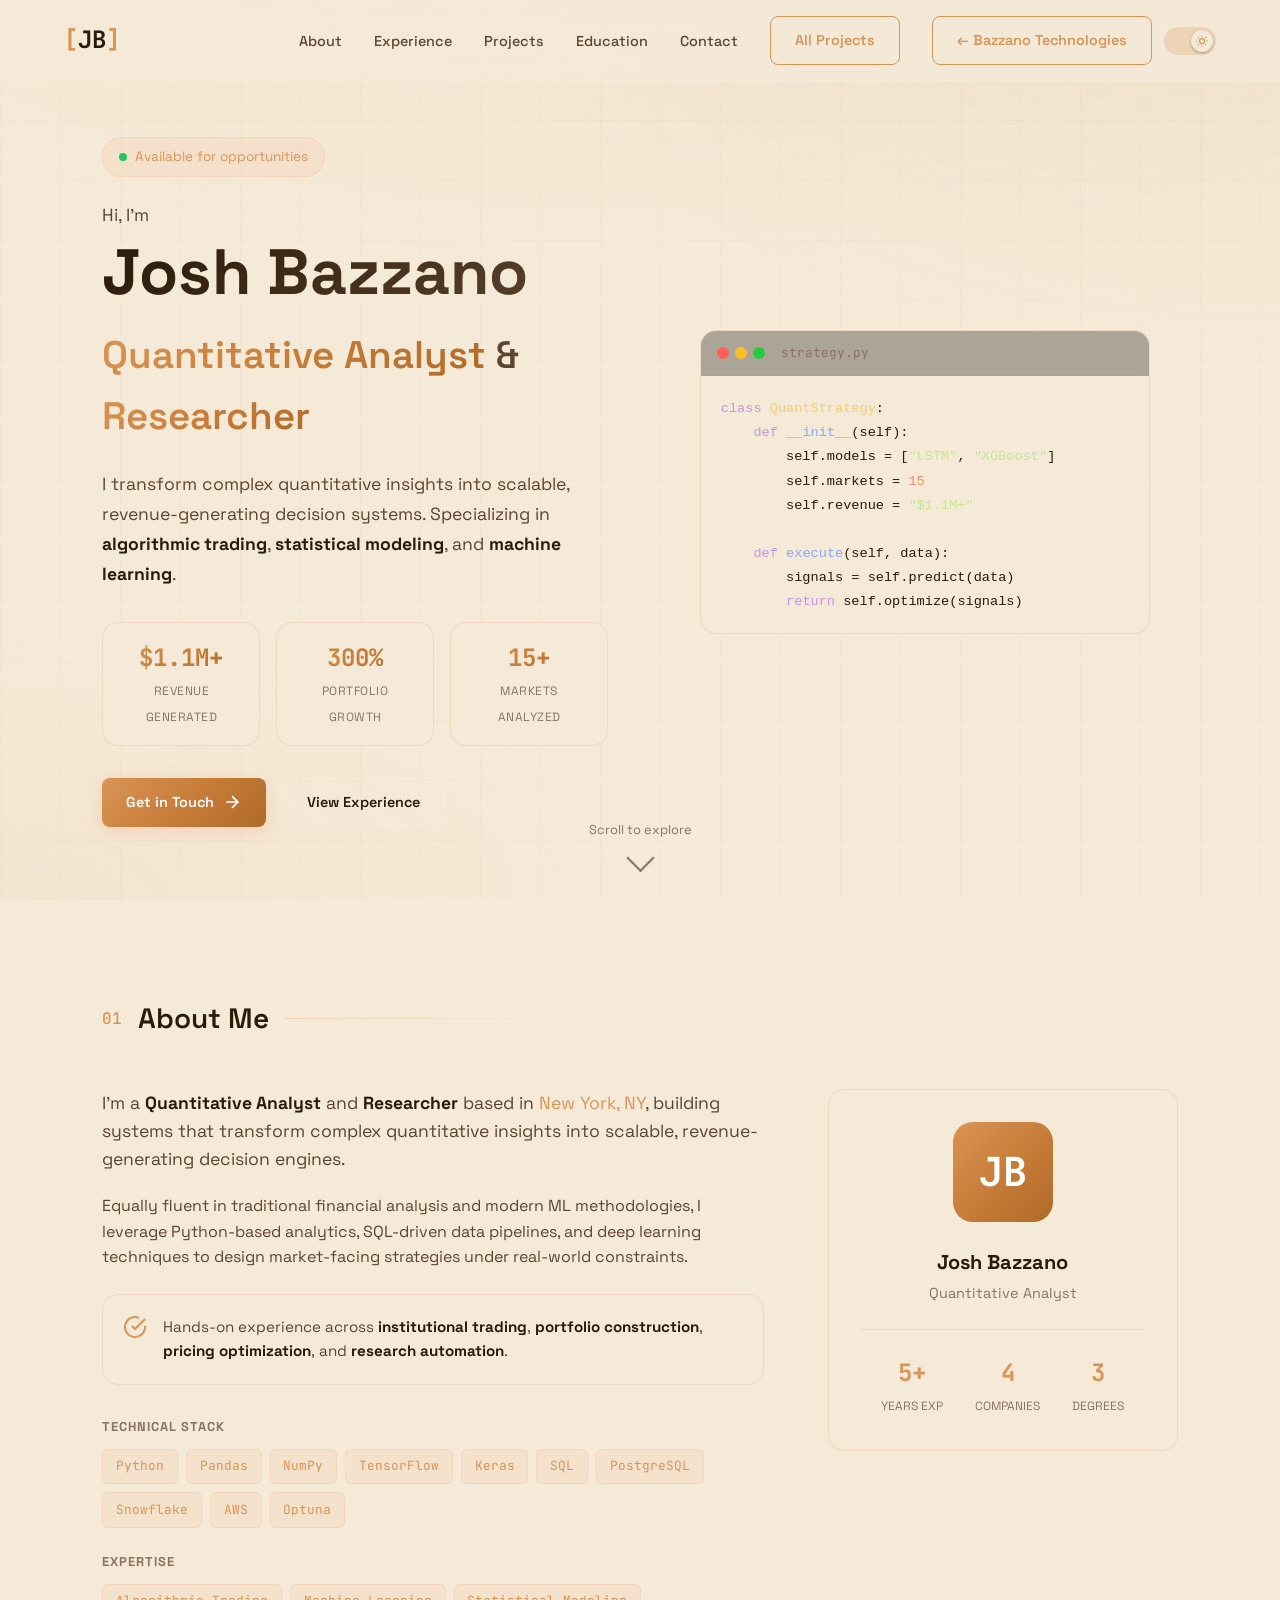
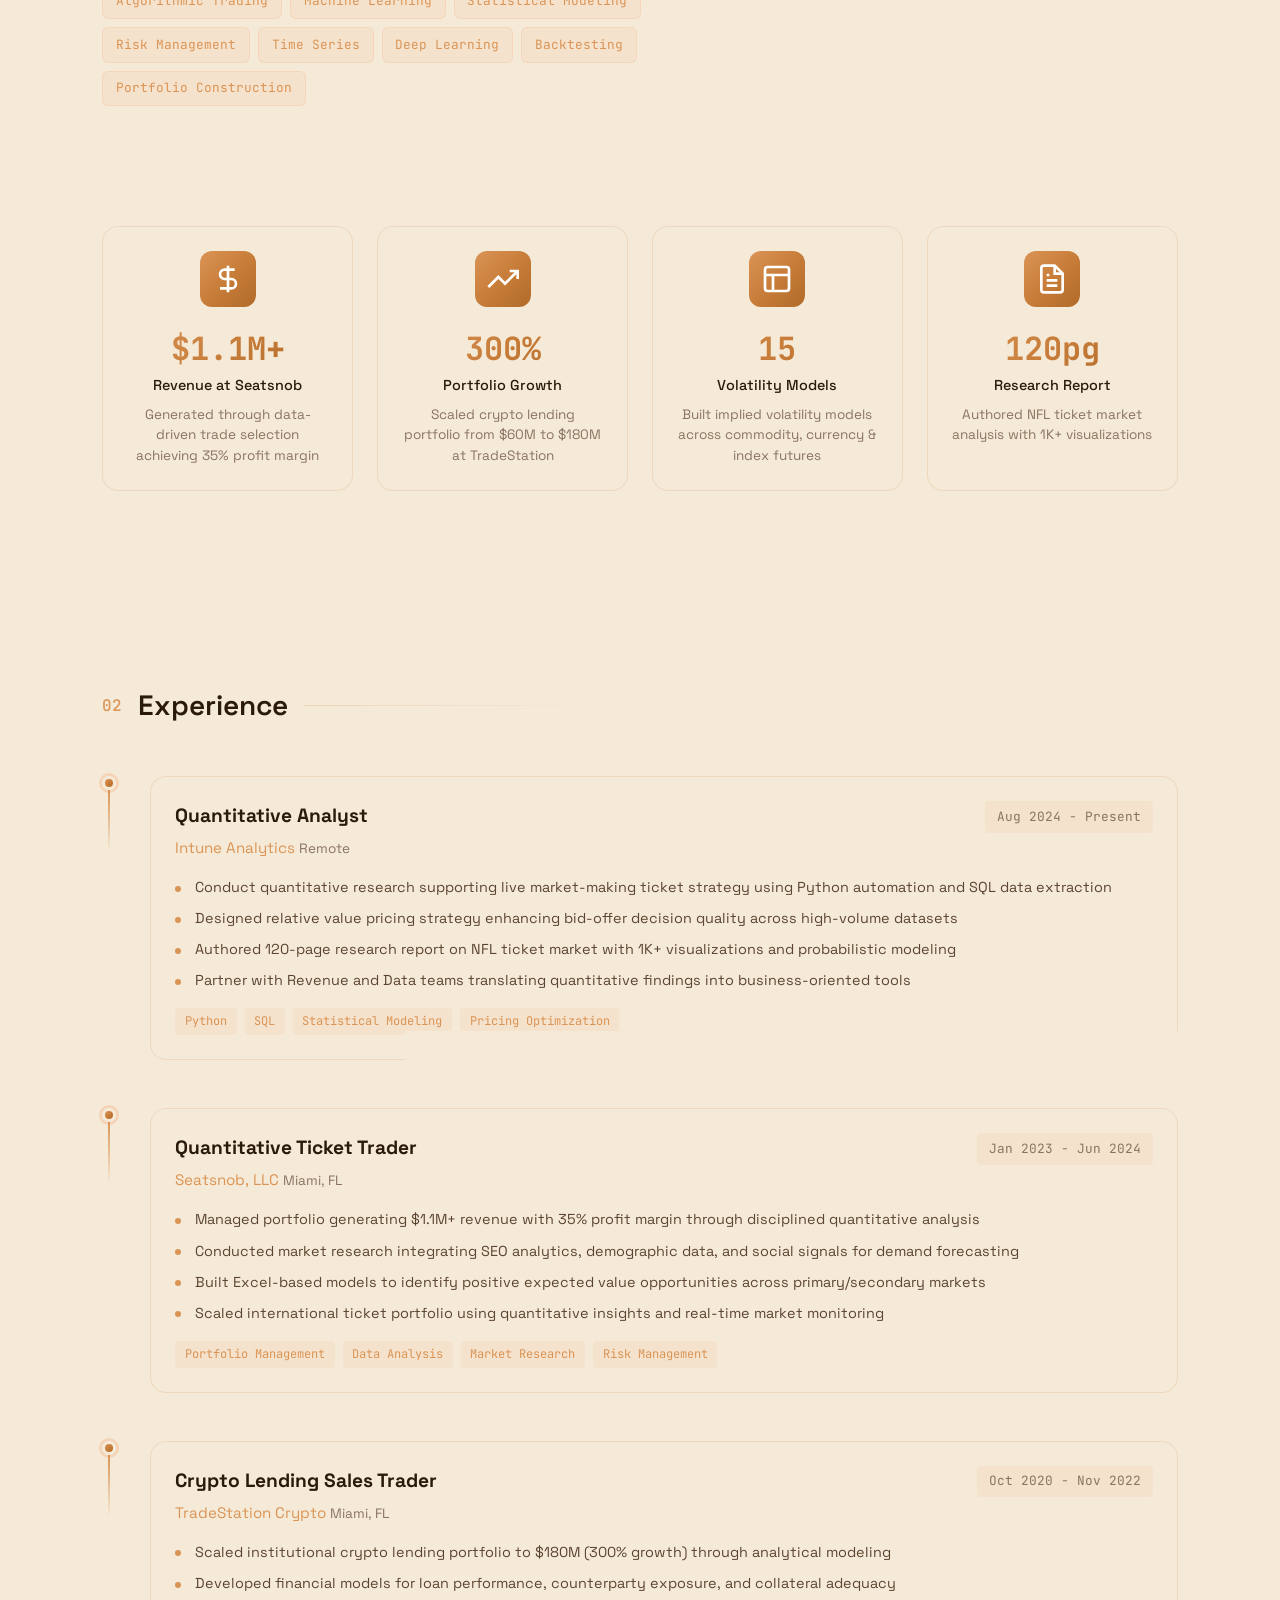
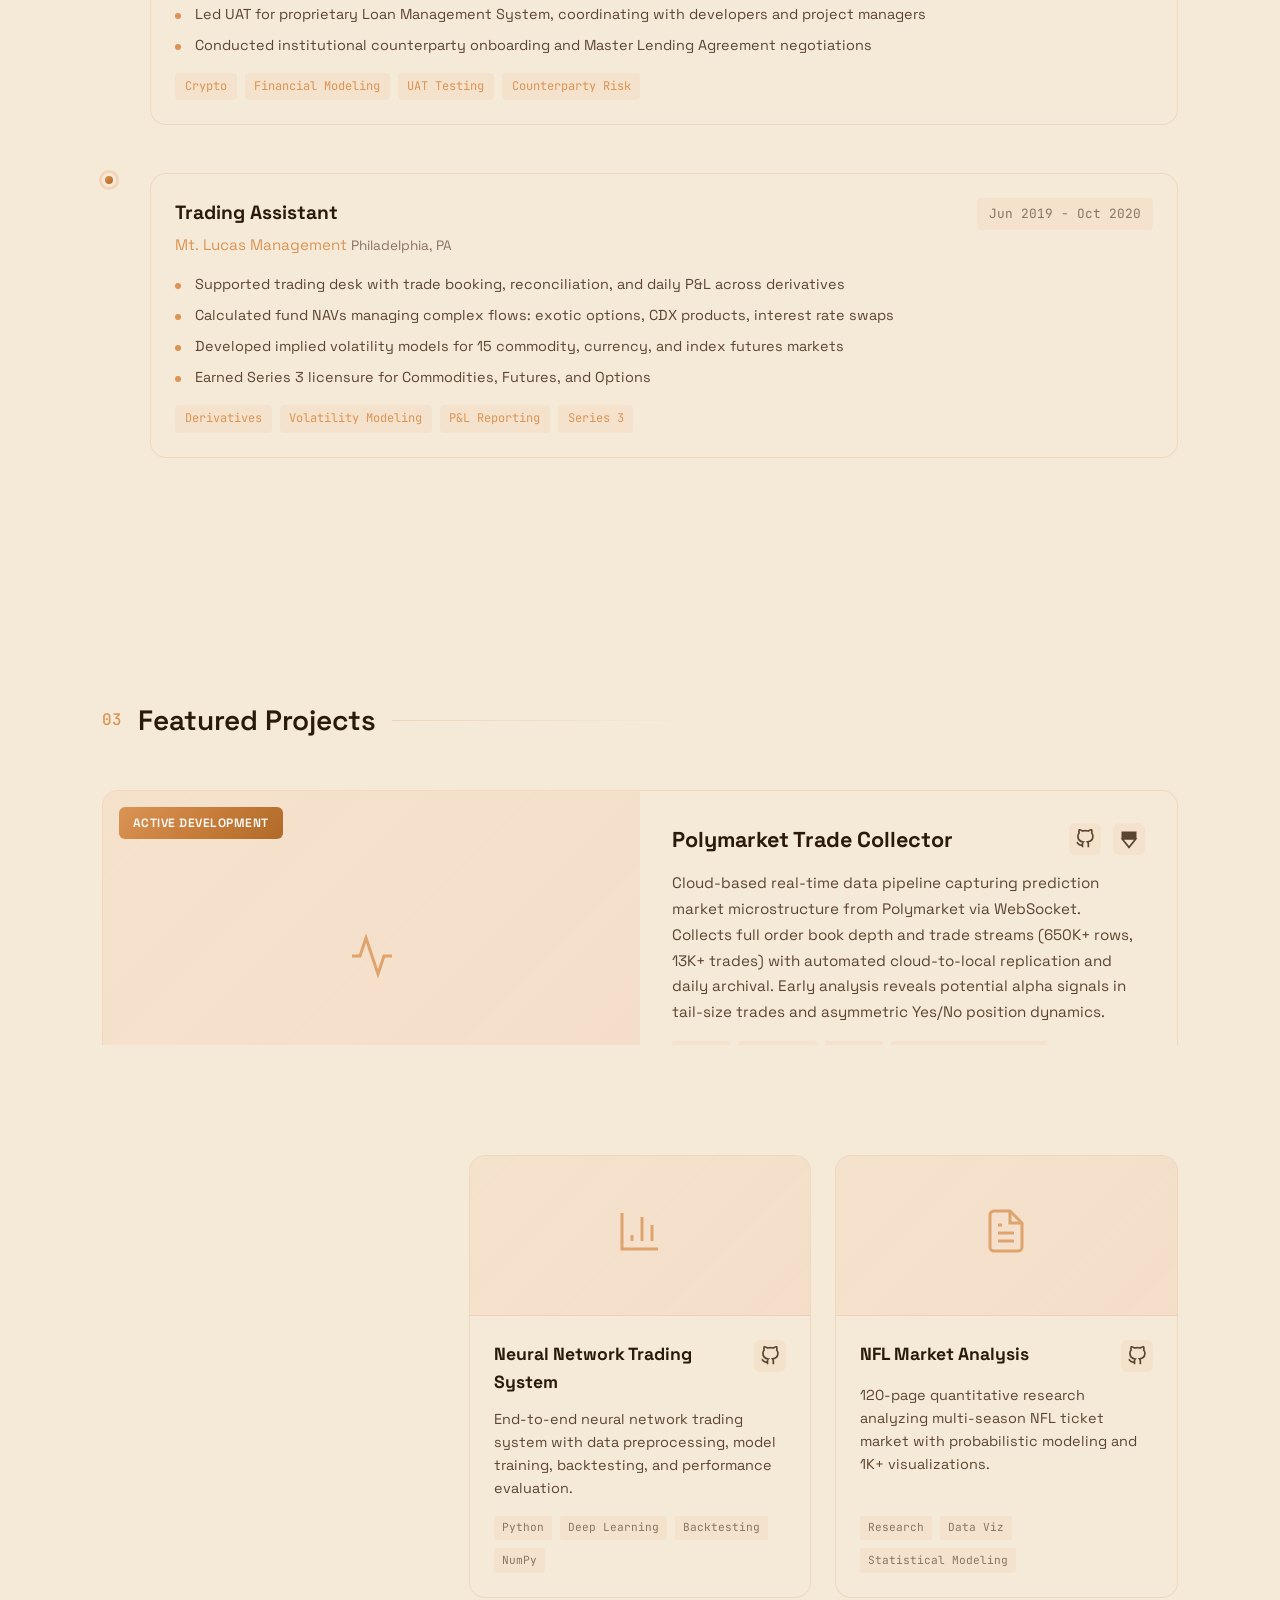
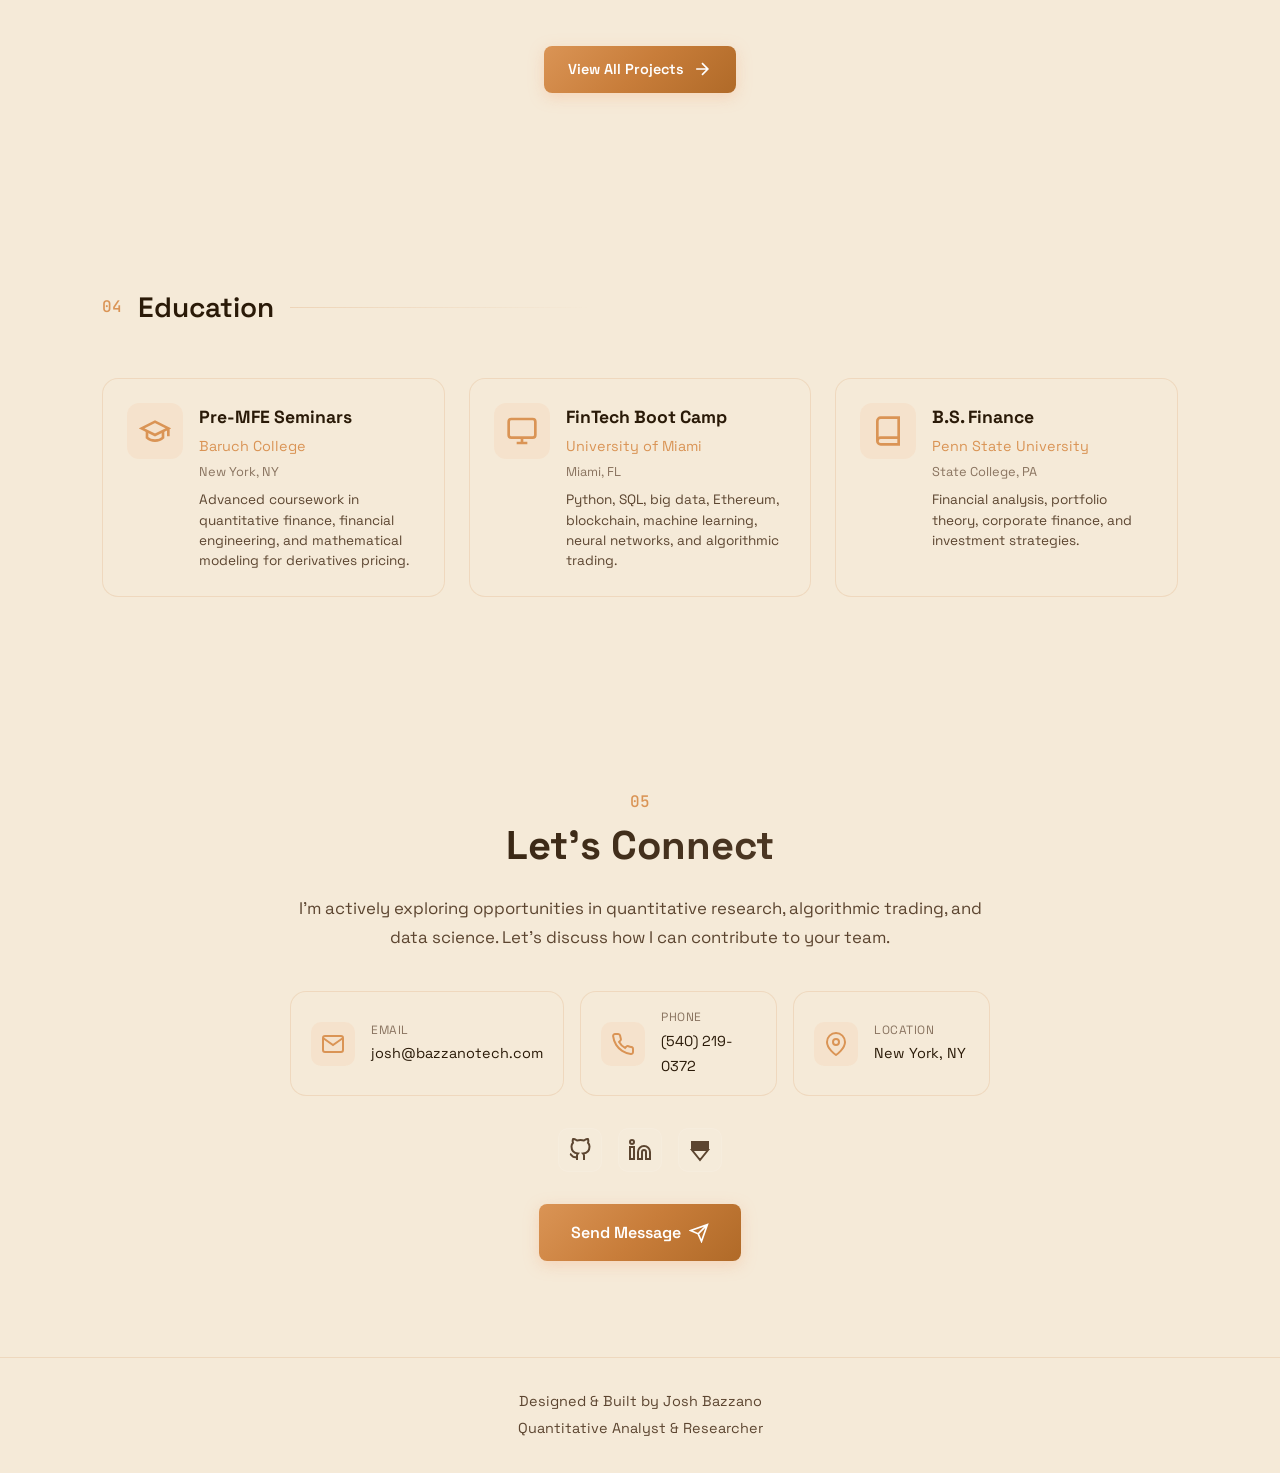
<file: josh.html>
<!DOCTYPE html>
<html lang="en">
<head>
    <meta charset="UTF-8">
    <link rel="icon" type="image/svg+xml" href="favicon.svg">
    <meta name="viewport" content="width=device-width, initial-scale=1.0">
    <title>Josh Bazzano | Quantitative Analyst & Researcher</title>
    <meta name="description" content="Quantitative Analyst specializing in algorithmic trading, statistical modeling, machine learning, and data-driven research. Expert in Python, SQL, and financial modeling.">
    <meta name="keywords" content="Quantitative Analyst, Quantitative Researcher, Algorithmic Trading, Machine Learning, Python, SQL, Statistical Modeling, Data Science, Financial Modeling, Deep Learning">
    <link rel="preconnect" href="https://fonts.googleapis.com">
    <link rel="preconnect" href="https://fonts.gstatic.com" crossorigin>
    <link href="https://fonts.googleapis.com/css2?family=Space+Grotesk:wght@300;400;500;600;700&family=JetBrains+Mono:wght@400;500&display=swap" rel="stylesheet">
    <link rel="stylesheet" href="styles.css?v=4">
    <script>
        (function(){var t=localStorage.getItem('theme');document.documentElement.setAttribute('data-theme',t||'light');})();
    </script>
</head>
<body>
    <!-- Animated Background -->
    <div class="bg-gradient"></div>
    <div class="bg-grid"></div>

    <!-- Navigation -->
    <nav class="glass-nav">
        <a href="#" class="logo">
            <span class="logo-bracket">[</span>JB<span class="logo-bracket">]</span>
        </a>
        <ul class="nav-links">
            <li><a href="#about" class="nav-link">About</a></li>
            <li><a href="#experience" class="nav-link">Experience</a></li>
            <li><a href="#projects" class="nav-link">Projects</a></li>
            <li><a href="#education" class="nav-link">Education</a></li>
            <li><a href="#contact" class="nav-link">Contact</a></li>
            <li><a href="projects.html" class="btn btn-outline">All Projects</a></li>
            <li><a href="index.html" class="btn btn-outline">&#8592; Bazzano Technologies</a></li>
        </ul>
        <button class="theme-toggle" id="theme-toggle" aria-label="Toggle light/dark mode">
            <div class="theme-toggle-knob">
                <svg class="icon-moon" width="12" height="12" viewBox="0 0 24 24" fill="none" stroke="currentColor" stroke-width="2.5"><path d="M21 12.79A9 9 0 1 1 11.21 3 7 7 0 0 0 21 12.79z"/></svg>
                <svg class="icon-sun" width="12" height="12" viewBox="0 0 24 24" fill="none" stroke="currentColor" stroke-width="2.5"><circle cx="12" cy="12" r="5"/><path d="M12 1v2M12 21v2M4.22 4.22l1.42 1.42M18.36 18.36l1.42 1.42M1 12h2M21 12h2M4.22 19.78l1.42-1.42M18.36 5.64l1.42-1.42"/></svg>
            </div>
        </button>
        <button class="mobile-menu-btn" aria-label="Menu">
            <span></span>
            <span></span>
            <span></span>
        </button>
    </nav>

    <!-- Hero Section -->
    <section class="hero">
        <div class="hero-content">
            <div class="hero-badge">
                <span class="pulse"></span>
                Available for opportunities
            </div>
            <h1 class="hero-title">
                <span class="hero-greeting">Hi, I'm</span>
                <span class="hero-name">Josh Bazzano</span>
            </h1>
            <h2 class="hero-subtitle">
                <span class="gradient-text">Quantitative Analyst</span> &
                <span class="gradient-text">Researcher</span>
            </h2>
            <p class="hero-description">
                I transform complex quantitative insights into scalable, revenue-generating
                decision systems. Specializing in <strong>algorithmic trading</strong>,
                <strong>statistical modeling</strong>, and <strong>machine learning</strong>.
            </p>

            <div class="hero-metrics">
                <div class="metric glass-card">
                    <span class="metric-value">$1.1M+</span>
                    <span class="metric-label">Revenue Generated</span>
                </div>
                <div class="metric glass-card">
                    <span class="metric-value">300%</span>
                    <span class="metric-label">Portfolio Growth</span>
                </div>
                <div class="metric glass-card">
                    <span class="metric-value">15+</span>
                    <span class="metric-label">Markets Analyzed</span>
                </div>
            </div>

            <div class="hero-cta">
                <a href="#contact" class="btn btn-primary">
                    <span>Get in Touch</span>
                    <svg width="20" height="20" viewBox="0 0 24 24" fill="none" stroke="currentColor" stroke-width="2"><path d="M5 12h14M12 5l7 7-7 7"/></svg>
                </a>
                <a href="#experience" class="btn btn-ghost">View Experience</a>
            </div>
        </div>

        <div class="hero-visual">
            <div class="code-window glass-card">
                <div class="window-header">
                    <div class="window-dots">
                        <span></span><span></span><span></span>
                    </div>
                    <span class="window-title">strategy.py</span>
                </div>
                <pre class="code-content"><code><span class="code-keyword">class</span> <span class="code-class">QuantStrategy</span>:
    <span class="code-keyword">def</span> <span class="code-function">__init__</span>(self):
        self.models = [<span class="code-string">"LSTM"</span>, <span class="code-string">"XGBoost"</span>]
        self.markets = <span class="code-number">15</span>
        self.revenue = <span class="code-string">"$1.1M+"</span>

    <span class="code-keyword">def</span> <span class="code-function">execute</span>(self, data):
        signals = self.predict(data)
        <span class="code-keyword">return</span> self.optimize(signals)</code></pre>
            </div>
        </div>

        <div class="scroll-indicator">
            <span>Scroll to explore</span>
            <div class="scroll-arrow"></div>
        </div>
    </section>

    <!-- About Section -->
    <section id="about" class="section">
        <div class="section-header">
            <span class="section-number">01</span>
            <h2 class="section-title">About Me</h2>
            <div class="section-line"></div>
        </div>

        <div class="about-grid">
            <div class="about-content">
                <p class="about-lead">
                    I'm a <strong>Quantitative Analyst</strong> and <strong>Researcher</strong> based in
                    <span class="highlight">New York, NY</span>, building systems that transform complex
                    quantitative insights into scalable, revenue-generating decision engines.
                </p>
                <p>
                    Equally fluent in traditional financial analysis and modern ML methodologies,
                    I leverage Python-based analytics, SQL-driven data pipelines, and deep learning
                    techniques to design market-facing strategies under real-world constraints.
                </p>

                <div class="about-highlight glass-card">
                    <div class="highlight-icon">
                        <svg width="24" height="24" viewBox="0 0 24 24" fill="none" stroke="currentColor" stroke-width="2"><path d="M22 11.08V12a10 10 0 1 1-5.93-9.14"/><polyline points="22 4 12 14.01 9 11.01"/></svg>
                    </div>
                    <p>
                        Hands-on experience across <strong>institutional trading</strong>, <strong>portfolio construction</strong>,
                        <strong>pricing optimization</strong>, and <strong>research automation</strong>.
                    </p>
                </div>

                <div class="skills-section">
                    <div class="skill-category">
                        <h4>Technical Stack</h4>
                        <div class="skill-tags">
                            <span class="skill-tag">Python</span>
                            <span class="skill-tag">Pandas</span>
                            <span class="skill-tag">NumPy</span>
                            <span class="skill-tag">TensorFlow</span>
                            <span class="skill-tag">Keras</span>
                            <span class="skill-tag">SQL</span>
                            <span class="skill-tag">PostgreSQL</span>
                            <span class="skill-tag">Snowflake</span>
                            <span class="skill-tag">AWS</span>
                            <span class="skill-tag">Optuna</span>
                        </div>
                    </div>
                    <div class="skill-category">
                        <h4>Expertise</h4>
                        <div class="skill-tags">
                            <span class="skill-tag">Algorithmic Trading</span>
                            <span class="skill-tag">Machine Learning</span>
                            <span class="skill-tag">Statistical Modeling</span>
                            <span class="skill-tag">Risk Management</span>
                            <span class="skill-tag">Time Series</span>
                            <span class="skill-tag">Deep Learning</span>
                            <span class="skill-tag">Backtesting</span>
                            <span class="skill-tag">Portfolio Construction</span>
                        </div>
                    </div>
                </div>
            </div>

            <div class="about-visual">
                <div class="profile-card glass-card">
                    <!-- ============================================
                         PROFILE PICTURE
                         ============================================
                         To add your profile picture:
                         1. Add image to: media/profile/PROFILE_PICTURE.png
                         2. Uncomment the <img> tag below
                         3. Comment out or delete the placeholder div

                         Recommended size: 400x400px (square)
                    ============================================ -->

                    <!-- UNCOMMENT THIS WHEN YOU ADD YOUR PROFILE PICTURE:
                    <img src="media/profile/PROFILE_PICTURE.png" alt="Josh Bazzano" class="profile-image">
                    -->

                    <!-- PLACEHOLDER - DELETE THIS WHEN YOU ADD YOUR PICTURE -->
                    <div class="profile-avatar">JB</div>
                    <!-- END PLACEHOLDER -->

                    <div class="profile-info">
                        <h3>Josh Bazzano</h3>
                        <p>Quantitative Analyst</p>
                    </div>
                    <div class="profile-stats">
                        <div class="profile-stat">
                            <span class="stat-num">5+</span>
                            <span class="stat-text">Years Exp</span>
                        </div>
                        <div class="profile-stat">
                            <span class="stat-num">4</span>
                            <span class="stat-text">Companies</span>
                        </div>
                        <div class="profile-stat">
                            <span class="stat-num">3</span>
                            <span class="stat-text">Degrees</span>
                        </div>
                    </div>
                </div>
            </div>
        </div>
    </section>

    <!-- Career Highlights -->
    <section class="section highlights-section">
        <div class="highlights-grid">
            <div class="highlight-card glass-card">
                <div class="highlight-icon gradient-bg">
                    <svg width="32" height="32" viewBox="0 0 24 24" fill="none" stroke="currentColor" stroke-width="2"><path d="M12 2v20M17 5H9.5a3.5 3.5 0 0 0 0 7h5a3.5 3.5 0 0 1 0 7H6"/></svg>
                </div>
                <div class="highlight-value">$1.1M+</div>
                <div class="highlight-label">Revenue at Seatsnob</div>
                <p class="highlight-desc">Generated through data-driven trade selection achieving 35% profit margin</p>
            </div>
            <div class="highlight-card glass-card">
                <div class="highlight-icon gradient-bg">
                    <svg width="32" height="32" viewBox="0 0 24 24" fill="none" stroke="currentColor" stroke-width="2"><path d="M23 6l-9.5 9.5-5-5L1 18"/><path d="M17 6h6v6"/></svg>
                </div>
                <div class="highlight-value">300%</div>
                <div class="highlight-label">Portfolio Growth</div>
                <p class="highlight-desc">Scaled crypto lending portfolio from $60M to $180M at TradeStation</p>
            </div>
            <div class="highlight-card glass-card">
                <div class="highlight-icon gradient-bg">
                    <svg width="32" height="32" viewBox="0 0 24 24" fill="none" stroke="currentColor" stroke-width="2"><rect x="3" y="3" width="18" height="18" rx="2"/><path d="M3 9h18M9 21V9"/></svg>
                </div>
                <div class="highlight-value">15</div>
                <div class="highlight-label">Volatility Models</div>
                <p class="highlight-desc">Built implied volatility models across commodity, currency & index futures</p>
            </div>
            <div class="highlight-card glass-card">
                <div class="highlight-icon gradient-bg">
                    <svg width="32" height="32" viewBox="0 0 24 24" fill="none" stroke="currentColor" stroke-width="2"><path d="M14 2H6a2 2 0 0 0-2 2v16a2 2 0 0 0 2 2h12a2 2 0 0 0 2-2V8z"/><path d="M14 2v6h6M16 13H8M16 17H8M10 9H8"/></svg>
                </div>
                <div class="highlight-value">120pg</div>
                <div class="highlight-label">Research Report</div>
                <p class="highlight-desc">Authored NFL ticket market analysis with 1K+ visualizations</p>
            </div>
        </div>
    </section>

    <!-- Experience Section -->
    <section id="experience" class="section">
        <div class="section-header">
            <span class="section-number">02</span>
            <h2 class="section-title">Experience</h2>
            <div class="section-line"></div>
        </div>

        <div class="timeline">
            <div class="timeline-item">
                <div class="timeline-marker">
                    <div class="marker-dot"></div>
                    <div class="marker-line"></div>
                </div>
                <div class="timeline-content glass-card">
                    <div class="timeline-header">
                        <div class="timeline-info">
                            <h3>Quantitative Analyst</h3>
                            <div class="company">Intune Analytics <span class="location">Remote</span></div>
                        </div>
                        <span class="timeline-date">Aug 2024 - Present</span>
                    </div>
                    <ul class="timeline-points">
                        <li>Conduct quantitative research supporting live market-making ticket strategy using Python automation and SQL data extraction</li>
                        <li>Designed relative value pricing strategy enhancing bid-offer decision quality across high-volume datasets</li>
                        <li>Authored 120-page research report on NFL ticket market with 1K+ visualizations and probabilistic modeling</li>
                        <li>Partner with Revenue and Data teams translating quantitative findings into business-oriented tools</li>
                    </ul>
                    <div class="timeline-tags">
                        <span>Python</span><span>SQL</span><span>Statistical Modeling</span><span>Pricing Optimization</span>
                    </div>
                </div>
            </div>

            <div class="timeline-item">
                <div class="timeline-marker">
                    <div class="marker-dot"></div>
                    <div class="marker-line"></div>
                </div>
                <div class="timeline-content glass-card">
                    <div class="timeline-header">
                        <div class="timeline-info">
                            <h3>Quantitative Ticket Trader</h3>
                            <div class="company">Seatsnob, LLC <span class="location">Miami, FL</span></div>
                        </div>
                        <span class="timeline-date">Jan 2023 - Jun 2024</span>
                    </div>
                    <ul class="timeline-points">
                        <li>Managed portfolio generating $1.1M+ revenue with 35% profit margin through disciplined quantitative analysis</li>
                        <li>Conducted market research integrating SEO analytics, demographic data, and social signals for demand forecasting</li>
                        <li>Built Excel-based models to identify positive expected value opportunities across primary/secondary markets</li>
                        <li>Scaled international ticket portfolio using quantitative insights and real-time market monitoring</li>
                    </ul>
                    <div class="timeline-tags">
                        <span>Portfolio Management</span><span>Data Analysis</span><span>Market Research</span><span>Risk Management</span>
                    </div>
                </div>
            </div>

            <div class="timeline-item">
                <div class="timeline-marker">
                    <div class="marker-dot"></div>
                    <div class="marker-line"></div>
                </div>
                <div class="timeline-content glass-card">
                    <div class="timeline-header">
                        <div class="timeline-info">
                            <h3>Crypto Lending Sales Trader</h3>
                            <div class="company">TradeStation Crypto <span class="location">Miami, FL</span></div>
                        </div>
                        <span class="timeline-date">Oct 2020 - Nov 2022</span>
                    </div>
                    <ul class="timeline-points">
                        <li>Scaled institutional crypto lending portfolio to $180M (300% growth) through analytical modeling</li>
                        <li>Developed financial models for loan performance, counterparty exposure, and collateral adequacy</li>
                        <li>Led UAT for proprietary Loan Management System, coordinating with developers and project managers</li>
                        <li>Conducted institutional counterparty onboarding and Master Lending Agreement negotiations</li>
                    </ul>
                    <div class="timeline-tags">
                        <span>Crypto</span><span>Financial Modeling</span><span>UAT Testing</span><span>Counterparty Risk</span>
                    </div>
                </div>
            </div>

            <div class="timeline-item">
                <div class="timeline-marker">
                    <div class="marker-dot"></div>
                </div>
                <div class="timeline-content glass-card">
                    <div class="timeline-header">
                        <div class="timeline-info">
                            <h3>Trading Assistant</h3>
                            <div class="company">Mt. Lucas Management <span class="location">Philadelphia, PA</span></div>
                        </div>
                        <span class="timeline-date">Jun 2019 - Oct 2020</span>
                    </div>
                    <ul class="timeline-points">
                        <li>Supported trading desk with trade booking, reconciliation, and daily P&L across derivatives</li>
                        <li>Calculated fund NAVs managing complex flows: exotic options, CDX products, interest rate swaps</li>
                        <li>Developed implied volatility models for 15 commodity, currency, and index futures markets</li>
                        <li>Earned Series 3 licensure for Commodities, Futures, and Options</li>
                    </ul>
                    <div class="timeline-tags">
                        <span>Derivatives</span><span>Volatility Modeling</span><span>P&L Reporting</span><span>Series 3</span>
                    </div>
                </div>
            </div>
        </div>
    </section>

    <!-- Projects Section -->
    <section id="projects" class="section">
        <div class="section-header">
            <span class="section-number">03</span>
            <h2 class="section-title">Featured Projects</h2>
            <div class="section-line"></div>
        </div>

        <div class="projects-grid">
            <!-- ============================================
                 POLYMARKET TRADE COLLECTOR - FEATURED PROJECT
                 ============================================
                 Image: media/projects/polymarket.png
                 Recommended size: 800x500px

                 Links to update:
                 - GitHub: UPDATE_GITHUB_LINK_HERE
                 - Substack: UPDATE_SUBSTACK_LINK_HERE
            ============================================ -->
            <article class="project-card glass-card featured-project">
                <div class="project-image">
                    <!-- UNCOMMENT WHEN YOU ADD PROJECT IMAGE:
                    <img src="media/projects/polymarket.png" alt="Polymarket Trade Collector">
                    -->
                    <!-- PLACEHOLDER - DELETE WHEN YOU ADD IMAGE -->
                    <div class="project-icon-large">
                        <svg width="48" height="48" viewBox="0 0 24 24" fill="none" stroke="currentColor" stroke-width="1.5"><path d="M22 12h-4l-3 9L9 3l-3 9H2"/></svg>
                    </div>
                    <!-- END PLACEHOLDER -->
                    <div class="featured-badge">Active Development</div>
                </div>
                <div class="project-content">
                    <div class="project-header">
                        <h3>Polymarket Trade Collector</h3>
                        <div class="project-links">
                            <!-- ============================================
                                 UPDATE THESE LINKS:
                                 - GitHub repository URL
                                 - Substack article URL
                            ============================================ -->
                            <a href="#" target="_blank" aria-label="GitHub" title="View on GitHub">
                                <!-- TODO: Replace # with your GitHub repo URL -->
                                <svg width="20" height="20" viewBox="0 0 24 24" fill="none" stroke="currentColor" stroke-width="2"><path d="M9 19c-5 1.5-5-2.5-7-3m14 6v-3.87a3.37 3.37 0 0 0-.94-2.61c3.14-.35 6.44-1.54 6.44-7A5.44 5.44 0 0 0 20 4.77 5.07 5.07 0 0 0 19.91 1S18.73.65 16 2.48a13.38 13.38 0 0 0-7 0C6.27.65 5.09 1 5.09 1A5.07 5.07 0 0 0 5 4.77a5.44 5.44 0 0 0-1.5 3.78c0 5.42 3.3 6.61 6.44 7A3.37 3.37 0 0 0 9 18.13V22"/></svg>
                            </a>
                            <a href="#" target="_blank" aria-label="Substack" title="Read on Substack">
                                <!-- TODO: Replace # with your Substack article URL -->
                                <svg width="20" height="20" viewBox="0 0 24 24" fill="none" stroke="currentColor" stroke-width="2"><path d="M4 4h16v2H4zM4 8h16v2H4zM4 12h16l-8 10-8-10z"/></svg>
                            </a>
                        </div>
                    </div>
                    <p>Cloud-based real-time data pipeline capturing prediction market microstructure from Polymarket via WebSocket. Collects full order book depth and trade streams (650K+ rows, 13K+ trades) with automated cloud-to-local replication and daily archival. Early analysis reveals potential alpha signals in tail-size trades and asymmetric Yes/No position dynamics.</p>
                    <div class="project-tags">
                        <span>Python</span>
                        <span>WebSocket</span>
                        <span>SQLite</span>
                        <span>Cloud Infrastructure</span>
                        <span>Market Microstructure</span>
                        <span>Data Pipeline</span>
                    </div>
                </div>
            </article>

            <!-- ============================================
                 LSTM TRADING MODEL
                 ============================================
                 Image: media/projects/lstm-trading.png
                 GitHub: UPDATE_GITHUB_LINK_HERE
            ============================================ -->
            <article class="project-card glass-card">
                <div class="project-image">
                    <!-- UNCOMMENT WHEN YOU ADD PROJECT IMAGE:
                    <img src="media/projects/lstm-trading.png" alt="LSTM Trading Model">
                    -->
                    <!-- PLACEHOLDER -->
                    <div class="project-icon-large">
                        <svg width="48" height="48" viewBox="0 0 24 24" fill="none" stroke="currentColor" stroke-width="1.5"><circle cx="12" cy="12" r="10"/><path d="M12 6v6l4 2"/></svg>
                    </div>
                    <!-- END PLACEHOLDER -->
                </div>
                <div class="project-content">
                    <div class="project-header">
                        <h3>LSTM Trading Model</h3>
                        <div class="project-links">
                            <!-- TODO: Replace # with your GitHub repo URL -->
                            <a href="https://github.com/Joshbazz" target="_blank" aria-label="GitHub">
                                <svg width="20" height="20" viewBox="0 0 24 24" fill="none" stroke="currentColor" stroke-width="2"><path d="M9 19c-5 1.5-5-2.5-7-3m14 6v-3.87a3.37 3.37 0 0 0-.94-2.61c3.14-.35 6.44-1.54 6.44-7A5.44 5.44 0 0 0 20 4.77 5.07 5.07 0 0 0 19.91 1S18.73.65 16 2.48a13.38 13.38 0 0 0-7 0C6.27.65 5.09 1 5.09 1A5.07 5.07 0 0 0 5 4.77a5.44 5.44 0 0 0-1.5 3.78c0 5.42 3.3 6.61 6.44 7A3.37 3.37 0 0 0 9 18.13V22"/></svg>
                            </a>
                        </div>
                    </div>
                    <p>LSTM-based deep learning model for t+1 Bitcoin price prediction using Fear and Greed Index with hyperparameter optimization via Optuna.</p>
                    <div class="project-tags">
                        <span>Python</span><span>TensorFlow</span><span>Keras</span><span>Optuna</span>
                    </div>
                </div>
            </article>

            <!-- ============================================
                 NEURAL NETWORK TRADING SYSTEM
                 ============================================
                 Image: media/projects/neural-network.png
                 GitHub: UPDATE_GITHUB_LINK_HERE
            ============================================ -->
            <article class="project-card glass-card">
                <div class="project-image">
                    <!-- UNCOMMENT WHEN YOU ADD PROJECT IMAGE:
                    <img src="media/projects/neural-network.png" alt="Neural Network Trading System">
                    -->
                    <!-- PLACEHOLDER -->
                    <div class="project-icon-large">
                        <svg width="48" height="48" viewBox="0 0 24 24" fill="none" stroke="currentColor" stroke-width="1.5"><path d="M3 3v18h18"/><path d="M18 17V9"/><path d="M13 17V5"/><path d="M8 17v-3"/></svg>
                    </div>
                    <!-- END PLACEHOLDER -->
                </div>
                <div class="project-content">
                    <div class="project-header">
                        <h3>Neural Network Trading System</h3>
                        <div class="project-links">
                            <!-- TODO: Replace # with your GitHub repo URL -->
                            <a href="https://github.com/Joshbazz" target="_blank" aria-label="GitHub">
                                <svg width="20" height="20" viewBox="0 0 24 24" fill="none" stroke="currentColor" stroke-width="2"><path d="M9 19c-5 1.5-5-2.5-7-3m14 6v-3.87a3.37 3.37 0 0 0-.94-2.61c3.14-.35 6.44-1.54 6.44-7A5.44 5.44 0 0 0 20 4.77 5.07 5.07 0 0 0 19.91 1S18.73.65 16 2.48a13.38 13.38 0 0 0-7 0C6.27.65 5.09 1 5.09 1A5.07 5.07 0 0 0 5 4.77a5.44 5.44 0 0 0-1.5 3.78c0 5.42 3.3 6.61 6.44 7A3.37 3.37 0 0 0 9 18.13V22"/></svg>
                            </a>
                        </div>
                    </div>
                    <p>End-to-end neural network trading system with data preprocessing, model training, backtesting, and performance evaluation.</p>
                    <div class="project-tags">
                        <span>Python</span><span>Deep Learning</span><span>Backtesting</span><span>NumPy</span>
                    </div>
                </div>
            </article>

            <!-- ============================================
                 NFL MARKET ANALYSIS
                 ============================================
                 Image: media/projects/nfl-analysis.png
                 GitHub: UPDATE_GITHUB_LINK_HERE
            ============================================ -->
            <article class="project-card glass-card">
                <div class="project-image">
                    <!-- UNCOMMENT WHEN YOU ADD PROJECT IMAGE:
                    <img src="media/projects/nfl-analysis.png" alt="NFL Market Analysis">
                    -->
                    <!-- PLACEHOLDER -->
                    <div class="project-icon-large">
                        <svg width="48" height="48" viewBox="0 0 24 24" fill="none" stroke="currentColor" stroke-width="1.5"><path d="M14 2H6a2 2 0 0 0-2 2v16a2 2 0 0 0 2 2h12a2 2 0 0 0 2-2V8z"/><path d="M14 2v6h6"/><path d="M16 13H8"/><path d="M16 17H8"/><path d="M10 9H8"/></svg>
                    </div>
                    <!-- END PLACEHOLDER -->
                </div>
                <div class="project-content">
                    <div class="project-header">
                        <h3>NFL Market Analysis</h3>
                        <div class="project-links">
                            <!-- TODO: Replace # with your GitHub repo URL -->
                            <a href="https://github.com/Joshbazz" target="_blank" aria-label="GitHub">
                                <svg width="20" height="20" viewBox="0 0 24 24" fill="none" stroke="currentColor" stroke-width="2"><path d="M9 19c-5 1.5-5-2.5-7-3m14 6v-3.87a3.37 3.37 0 0 0-.94-2.61c3.14-.35 6.44-1.54 6.44-7A5.44 5.44 0 0 0 20 4.77 5.07 5.07 0 0 0 19.91 1S18.73.65 16 2.48a13.38 13.38 0 0 0-7 0C6.27.65 5.09 1 5.09 1A5.07 5.07 0 0 0 5 4.77a5.44 5.44 0 0 0-1.5 3.78c0 5.42 3.3 6.61 6.44 7A3.37 3.37 0 0 0 9 18.13V22"/></svg>
                            </a>
                        </div>
                    </div>
                    <p>120-page quantitative research analyzing multi-season NFL ticket market with probabilistic modeling and 1K+ visualizations.</p>
                    <div class="project-tags">
                        <span>Research</span><span>Data Viz</span><span>Statistical Modeling</span>
                    </div>
                </div>
            </article>
        </div>

        <div class="projects-cta">
            <a href="projects.html" class="btn btn-primary">
                <span>View All Projects</span>
                <svg width="20" height="20" viewBox="0 0 24 24" fill="none" stroke="currentColor" stroke-width="2"><path d="M5 12h14M12 5l7 7-7 7"/></svg>
            </a>
        </div>
    </section>

    <!-- Education Section -->
    <section id="education" class="section">
        <div class="section-header">
            <span class="section-number">04</span>
            <h2 class="section-title">Education</h2>
            <div class="section-line"></div>
        </div>

        <div class="education-grid">
            <div class="education-card glass-card">
                <div class="education-icon">
                    <svg width="32" height="32" viewBox="0 0 24 24" fill="none" stroke="currentColor" stroke-width="2"><path d="M22 10v6M2 10l10-5 10 5-10 5z"/><path d="M6 12v5c3 3 9 3 12 0v-5"/></svg>
                </div>
                <div class="education-content">
                    <h3>Pre-MFE Seminars</h3>
                    <div class="school">Baruch College</div>
                    <div class="education-location">New York, NY</div>
                    <p>Advanced coursework in quantitative finance, financial engineering, and mathematical modeling for derivatives pricing.</p>
                </div>
            </div>

            <div class="education-card glass-card">
                <div class="education-icon">
                    <svg width="32" height="32" viewBox="0 0 24 24" fill="none" stroke="currentColor" stroke-width="2"><rect x="2" y="3" width="20" height="14" rx="2"/><path d="M8 21h8M12 17v4"/></svg>
                </div>
                <div class="education-content">
                    <h3>FinTech Boot Camp</h3>
                    <div class="school">University of Miami</div>
                    <div class="education-location">Miami, FL</div>
                    <p>Python, SQL, big data, Ethereum, blockchain, machine learning, neural networks, and algorithmic trading.</p>
                </div>
            </div>

            <div class="education-card glass-card">
                <div class="education-icon">
                    <svg width="32" height="32" viewBox="0 0 24 24" fill="none" stroke="currentColor" stroke-width="2"><path d="M4 19.5A2.5 2.5 0 0 1 6.5 17H20"/><path d="M6.5 2H20v20H6.5A2.5 2.5 0 0 1 4 19.5v-15A2.5 2.5 0 0 1 6.5 2z"/></svg>
                </div>
                <div class="education-content">
                    <h3>B.S. Finance</h3>
                    <div class="school">Penn State University</div>
                    <div class="education-location">State College, PA</div>
                    <p>Financial analysis, portfolio theory, corporate finance, and investment strategies.</p>
                </div>
            </div>
        </div>
    </section>

    <!-- Contact Section -->
    <section id="contact" class="section contact-section">
        <div class="contact-container">
            <div class="contact-header">
                <span class="section-number">05</span>
                <h2>Let's Connect</h2>
                <p>I'm actively exploring opportunities in quantitative research, algorithmic trading, and data science. Let's discuss how I can contribute to your team.</p>
            </div>

            <div class="contact-grid">
                <a href="mailto:josh@bazzanotech.com" class="contact-card glass-card">
                    <div class="contact-icon">
                        <svg width="24" height="24" viewBox="0 0 24 24" fill="none" stroke="currentColor" stroke-width="2"><path d="M4 4h16c1.1 0 2 .9 2 2v12c0 1.1-.9 2-2 2H4c-1.1 0-2-.9-2-2V6c0-1.1.9-2 2-2z"/><polyline points="22,6 12,13 2,6"/></svg>
                    </div>
                    <div class="contact-info">
                        <span class="contact-label">Email</span>
                        <span class="contact-value">josh@bazzanotech.com</span>
                    </div>
                </a>

                <a href="tel:+15402190372" class="contact-card glass-card">
                    <div class="contact-icon">
                        <svg width="24" height="24" viewBox="0 0 24 24" fill="none" stroke="currentColor" stroke-width="2"><path d="M22 16.92v3a2 2 0 0 1-2.18 2 19.79 19.79 0 0 1-8.63-3.07 19.5 19.5 0 0 1-6-6 19.79 19.79 0 0 1-3.07-8.67A2 2 0 0 1 4.11 2h3a2 2 0 0 1 2 1.72c.127.96.361 1.903.7 2.81a2 2 0 0 1-.45 2.11L8.09 9.91a16 16 0 0 0 6 6l1.27-1.27a2 2 0 0 1 2.11-.45c.907.339 1.85.573 2.81.7A2 2 0 0 1 22 16.92z"/></svg>
                    </div>
                    <div class="contact-info">
                        <span class="contact-label">Phone</span>
                        <span class="contact-value">(540) 219-0372</span>
                    </div>
                </a>

                <div class="contact-card glass-card">
                    <div class="contact-icon">
                        <svg width="24" height="24" viewBox="0 0 24 24" fill="none" stroke="currentColor" stroke-width="2"><path d="M21 10c0 7-9 13-9 13s-9-6-9-13a9 9 0 0 1 18 0z"/><circle cx="12" cy="10" r="3"/></svg>
                    </div>
                    <div class="contact-info">
                        <span class="contact-label">Location</span>
                        <span class="contact-value">New York, NY</span>
                    </div>
                </div>
            </div>

            <div class="social-links">
                <!-- ============================================
                     SOCIAL LINKS - Update URLs as needed
                ============================================ -->
                <a href="https://github.com/Joshbazz" target="_blank" class="social-link" aria-label="GitHub">
                    <svg width="24" height="24" viewBox="0 0 24 24" fill="none" stroke="currentColor" stroke-width="2"><path d="M9 19c-5 1.5-5-2.5-7-3m14 6v-3.87a3.37 3.37 0 0 0-.94-2.61c3.14-.35 6.44-1.54 6.44-7A5.44 5.44 0 0 0 20 4.77 5.07 5.07 0 0 0 19.91 1S18.73.65 16 2.48a13.38 13.38 0 0 0-7 0C6.27.65 5.09 1 5.09 1A5.07 5.07 0 0 0 5 4.77a5.44 5.44 0 0 0-1.5 3.78c0 5.42 3.3 6.61 6.44 7A3.37 3.37 0 0 0 9 18.13V22"/></svg>
                </a>
                <a href="https://www.linkedin.com/in/josh-b-91935214a/" target="_blank" class="social-link" aria-label="LinkedIn">
                    <svg width="24" height="24" viewBox="0 0 24 24" fill="none" stroke="currentColor" stroke-width="2"><path d="M16 8a6 6 0 0 1 6 6v7h-4v-7a2 2 0 0 0-2-2 2 2 0 0 0-2 2v7h-4v-7a6 6 0 0 1 6-6z"/><rect x="2" y="9" width="4" height="12"/><circle cx="4" cy="4" r="2"/></svg>
                </a>
                <a href="https://substack.com/@joshbazzano/posts" target="_blank" class="social-link" aria-label="Substack">
                    <svg width="24" height="24" viewBox="0 0 24 24" fill="none" stroke="currentColor" stroke-width="2"><path d="M4 4h16v2H4zM4 8h16v2H4zM4 12h16l-8 10-8-10z"/></svg>
                </a>
            </div>

            <a href="mailto:josh@bazzanotech.com" class="btn btn-primary btn-large">
                <span>Send Message</span>
                <svg width="20" height="20" viewBox="0 0 24 24" fill="none" stroke="currentColor" stroke-width="2"><path d="M22 2L11 13M22 2l-7 20-4-9-9-4 20-7z"/></svg>
            </a>
        </div>
    </section>

    <!-- Footer -->
    <footer class="footer">
        <div class="footer-content">
            <p>Designed & Built by Josh Bazzano</p>
            <p class="footer-sub">Quantitative Analyst & Researcher</p>
        </div>
    </footer>

    <script>
        // Theme toggle
        const themeToggle = document.getElementById('theme-toggle');
        themeToggle.addEventListener('click', () => {
            const current = document.documentElement.getAttribute('data-theme');
            const next = current === 'light' ? 'dark' : 'light';
            document.documentElement.setAttribute('data-theme', next);
            localStorage.setItem('theme', next);
        });

        // Smooth scroll for navigation links
        document.querySelectorAll('a[href^="#"]').forEach(anchor => {
            anchor.addEventListener('click', function (e) {
                e.preventDefault();
                const target = document.querySelector(this.getAttribute('href'));
                if (target) {
                    target.scrollIntoView({ behavior: 'smooth', block: 'start' });
                }
            });
        });

        // Navbar background on scroll
        const nav = document.querySelector('.glass-nav');
        window.addEventListener('scroll', () => {
            if (window.scrollY > 50) {
                nav.classList.add('scrolled');
            } else {
                nav.classList.remove('scrolled');
            }
        });

        // Intersection Observer for animations
        const observerOptions = {
            threshold: 0.1,
            rootMargin: '0px 0px -50px 0px'
        };

        const observer = new IntersectionObserver((entries) => {
            entries.forEach(entry => {
                if (entry.isIntersecting) {
                    entry.target.classList.add('visible');
                }
            });
        }, observerOptions);

        document.querySelectorAll('.section, .glass-card, .timeline-item').forEach(el => {
            observer.observe(el);
        });

        // Mobile menu toggle
        const mobileMenuBtn = document.querySelector('.mobile-menu-btn');
        const navLinks = document.querySelector('.nav-links');

        mobileMenuBtn?.addEventListener('click', () => {
            navLinks.classList.toggle('active');
            mobileMenuBtn.classList.toggle('active');
        });
    </script>
</body>
</html>
</file>
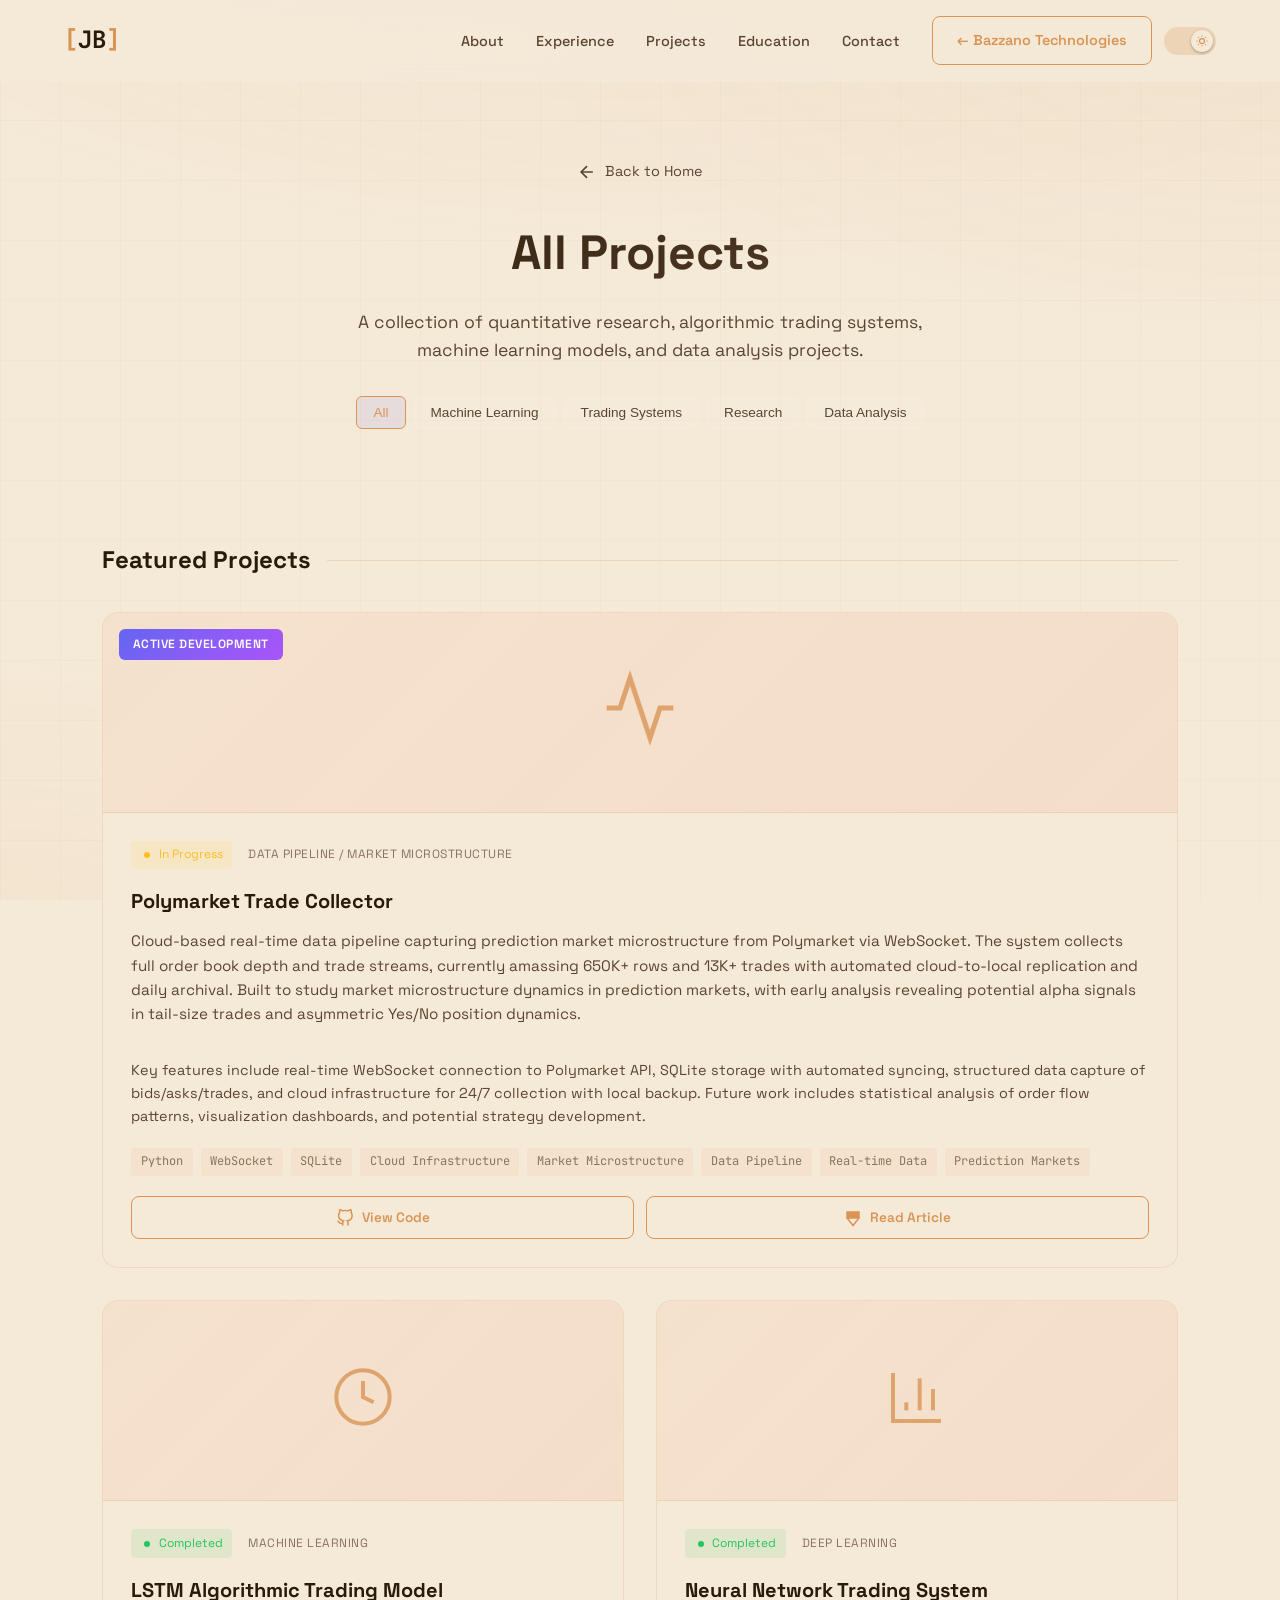
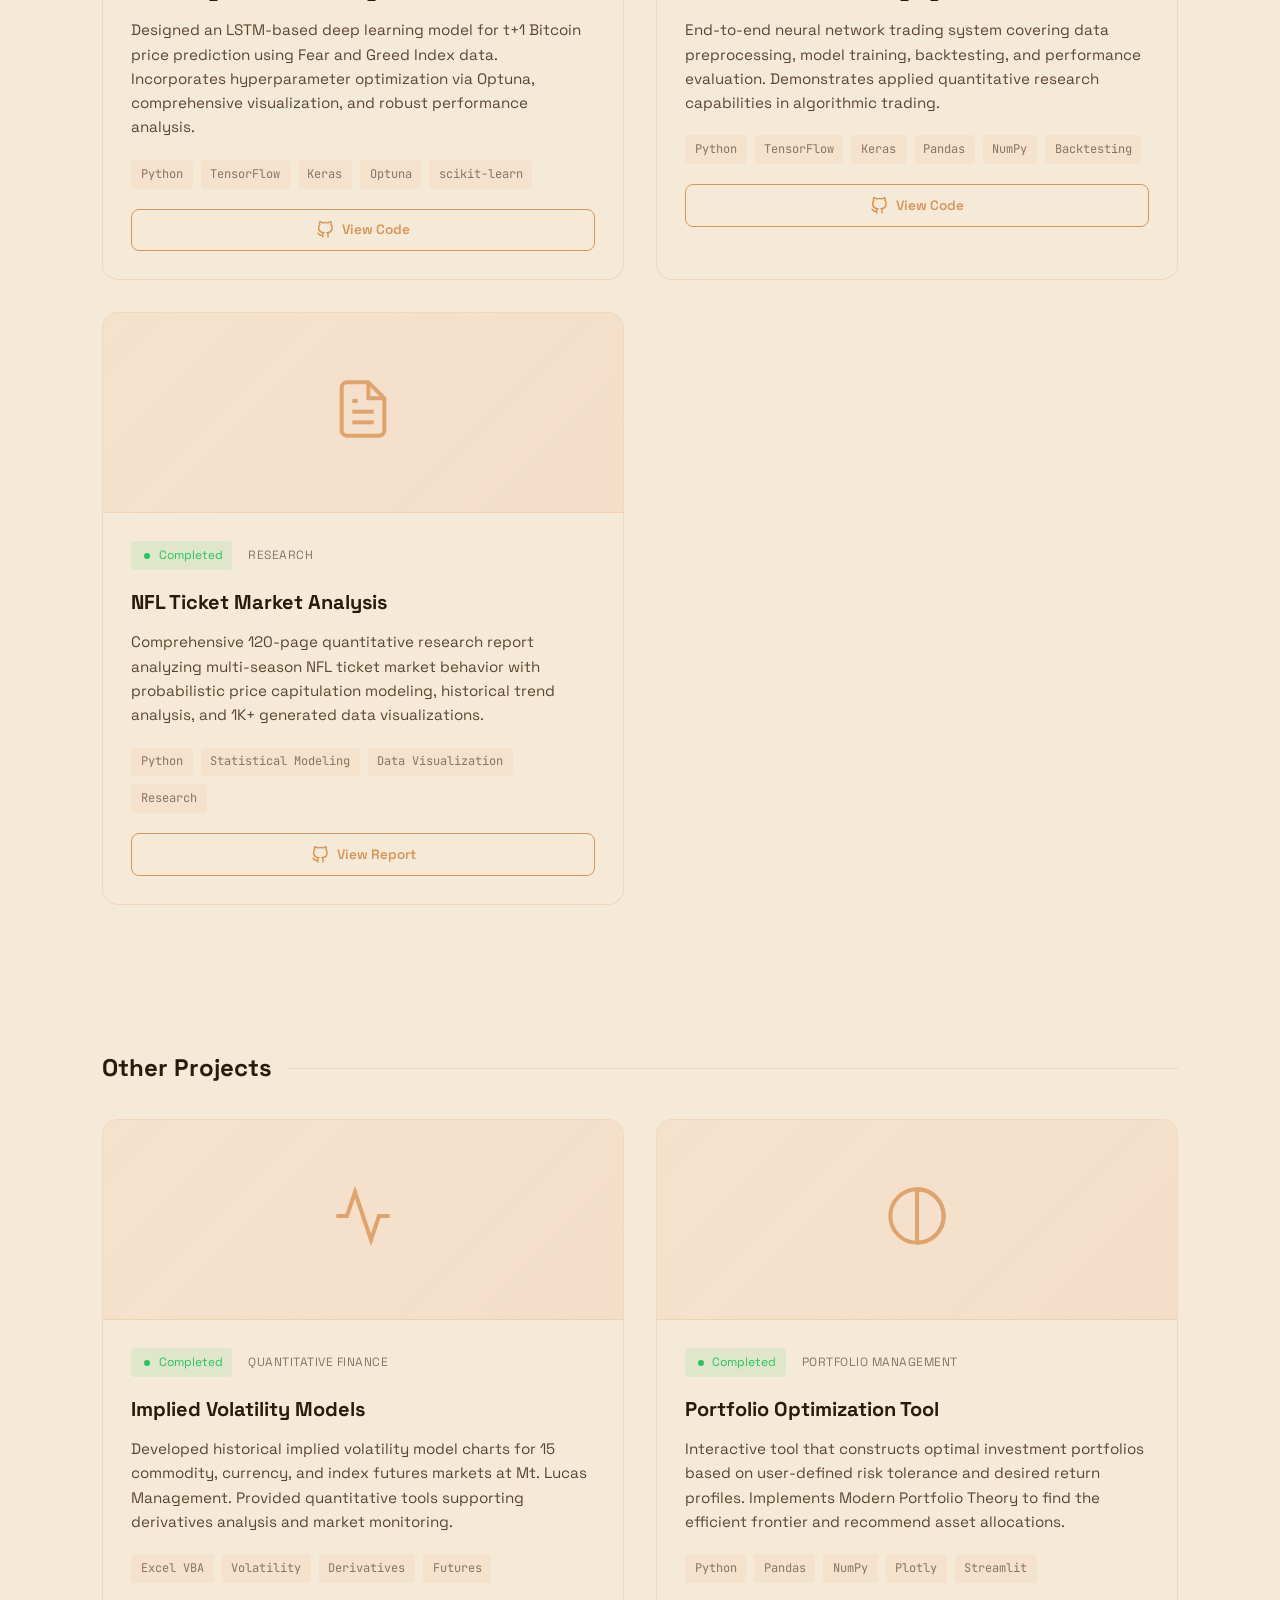
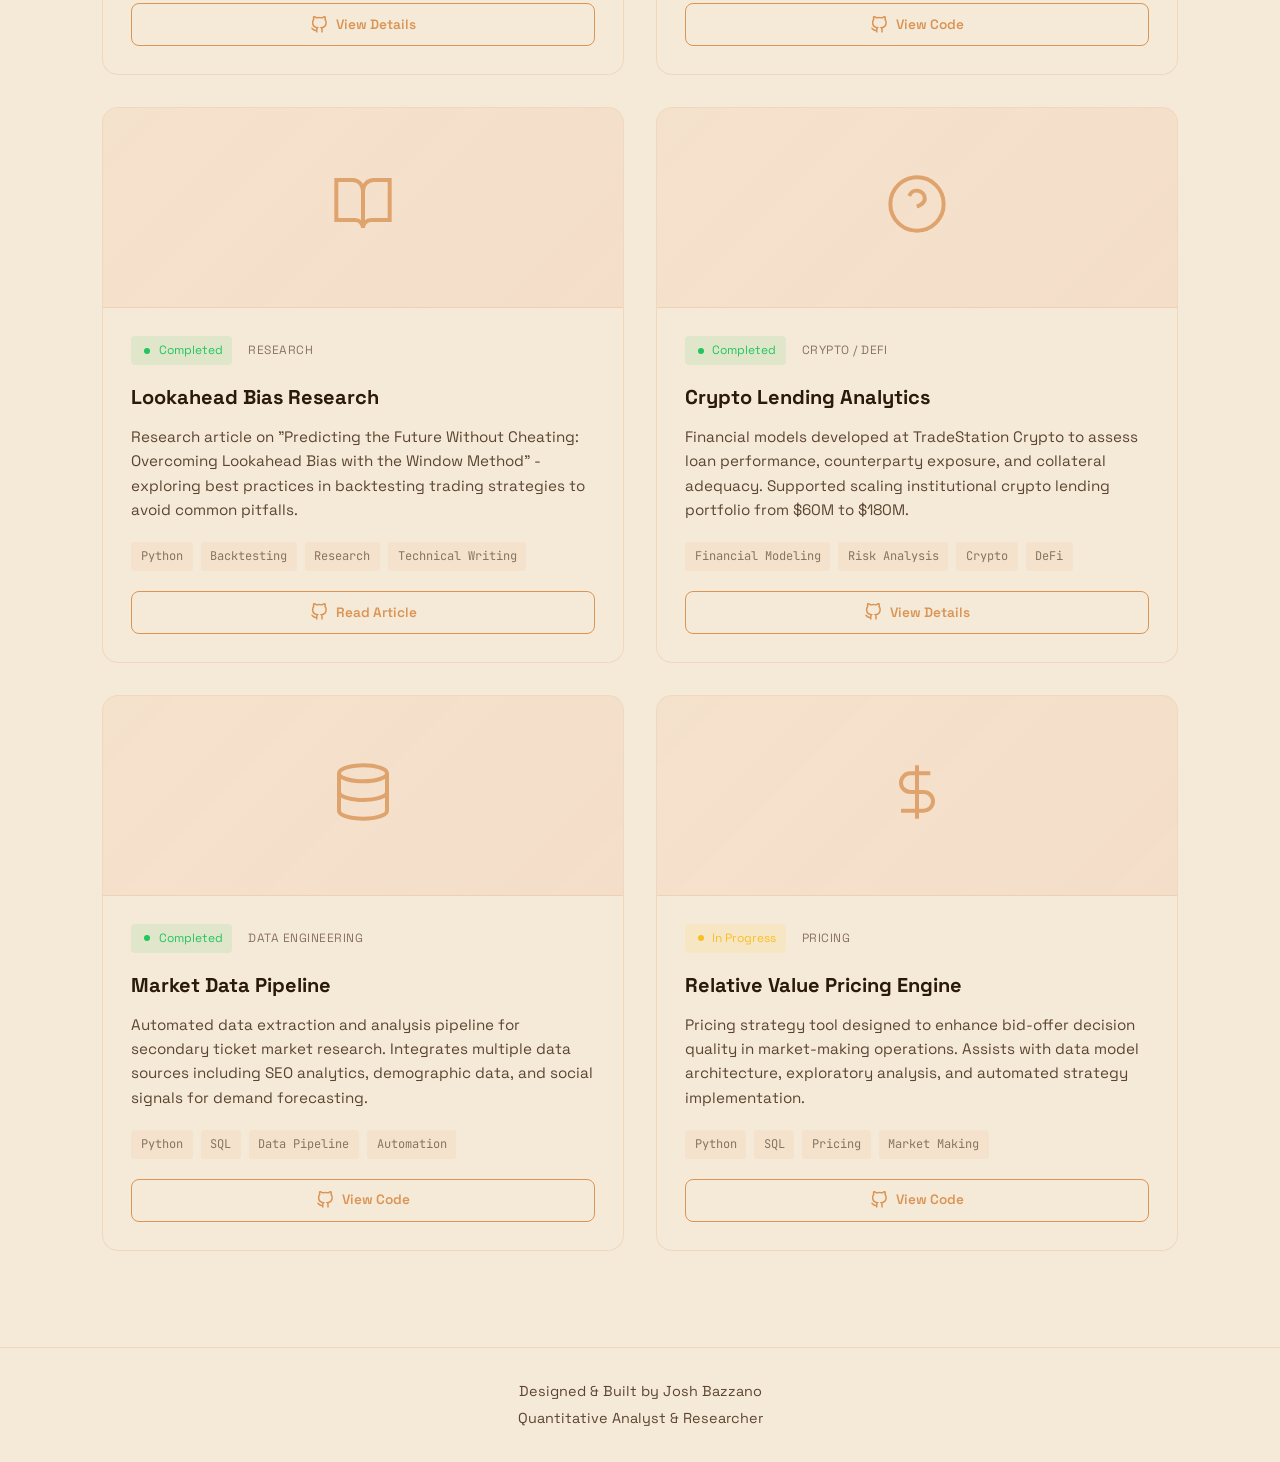
<file: projects.html>
<!DOCTYPE html>
<html lang="en">
<head>
    <meta charset="UTF-8">
    <link rel="icon" type="image/svg+xml" href="favicon.svg">
    <meta name="viewport" content="width=device-width, initial-scale=1.0">
    <title>Projects | Josh Bazzano</title>
    <meta name="description" content="Portfolio of quantitative research, algorithmic trading, and machine learning projects by Josh Bazzano.">
    <link rel="preconnect" href="https://fonts.googleapis.com">
    <link rel="preconnect" href="https://fonts.gstatic.com" crossorigin>
    <link href="https://fonts.googleapis.com/css2?family=Space+Grotesk:wght@300;400;500;600;700&family=JetBrains+Mono:wght@400;500&display=swap" rel="stylesheet">
    <link rel="stylesheet" href="styles.css?v=4">
    <style>
        /* Projects Page Specific Styles */
        .projects-hero {
            padding: 10rem 8% 4rem;
            text-align: center;
        }

        .projects-hero h1 {
            font-size: clamp(2rem, 4vw, 3rem);
            margin-bottom: 1rem;
            background: linear-gradient(135deg, var(--text-primary) 0%, var(--text-secondary) 100%);
            -webkit-background-clip: text;
            -webkit-text-fill-color: transparent;
            background-clip: text;
        }

        .projects-hero p {
            color: var(--text-secondary);
            font-size: 1.1rem;
            max-width: 600px;
            margin: 0 auto;
        }

        .filter-tabs {
            display: flex;
            justify-content: center;
            gap: 0.5rem;
            flex-wrap: wrap;
            margin-top: 2rem;
        }

        .filter-tab {
            padding: 0.5rem 1rem;
            background: rgba(255, 255, 255, 0.05);
            border: 1px solid rgba(255, 255, 255, 0.1);
            border-radius: 6px;
            color: var(--text-secondary);
            font-size: 0.85rem;
            cursor: pointer;
            transition: all var(--transition-fast);
        }

        .filter-tab:hover,
        .filter-tab.active {
            background: rgba(99, 102, 241, 0.1);
            border-color: var(--accent-primary);
            color: var(--accent-primary);
        }

        .projects-page-grid {
            display: grid;
            grid-template-columns: repeat(auto-fill, minmax(350px, 1fr));
            gap: 2rem;
            padding: 2rem 8% 6rem;
            max-width: 1400px;
            margin: 0 auto;
        }

        .project-card-large {
            background: var(--glass-bg);
            backdrop-filter: blur(20px);
            border: 1px solid var(--glass-border);
            border-radius: 16px;
            overflow: hidden;
            transition: all var(--transition-normal);
        }

        .project-card-large:hover {
            border-color: rgba(99, 102, 241, 0.3);
            box-shadow: 0 8px 32px var(--shadow-color);
            transform: translateY(-5px);
        }

        .project-card-large .project-image {
            height: 200px;
            position: relative;
            overflow: hidden;
        }

        .project-card-large .project-image::before {
            content: '';
            position: absolute;
            inset: 0;
            background: var(--accent-gradient);
            opacity: 0;
            transition: opacity var(--transition-normal);
        }

        .project-card-large:hover .project-image::before {
            opacity: 0.1;
        }

        .project-card-large .project-content {
            padding: 1.75rem;
        }

        .project-card-large h3 {
            font-size: 1.25rem;
            margin-bottom: 0.75rem;
            color: var(--text-primary);
        }

        .project-card-large p {
            color: var(--text-secondary);
            font-size: 0.95rem;
            line-height: 1.6;
            margin-bottom: 1.25rem;
        }

        .project-meta {
            display: flex;
            align-items: center;
            gap: 1rem;
            margin-bottom: 1rem;
        }

        .project-status {
            display: inline-flex;
            align-items: center;
            gap: 0.35rem;
            font-size: 0.75rem;
            padding: 0.3rem 0.6rem;
            border-radius: 4px;
        }

        .project-status.completed {
            background: rgba(34, 197, 94, 0.1);
            color: #22c55e;
        }

        .project-status.in-progress {
            background: rgba(251, 191, 36, 0.1);
            color: #fbbf24;
        }

        .project-category {
            font-size: 0.75rem;
            color: var(--text-muted);
            text-transform: uppercase;
            letter-spacing: 0.5px;
        }

        .project-card-large .project-tags {
            margin-bottom: 1.25rem;
        }

        .project-card-large .project-tags span {
            font-size: 0.75rem;
            padding: 0.3rem 0.6rem;
        }

        .project-actions {
            display: flex;
            gap: 0.75rem;
        }

        .project-actions .btn {
            flex: 1;
            justify-content: center;
            padding: 0.6rem 1rem;
            font-size: 0.85rem;
        }

        .back-link {
            display: inline-flex;
            align-items: center;
            gap: 0.5rem;
            color: var(--text-secondary);
            text-decoration: none;
            font-size: 0.9rem;
            margin-bottom: 2rem;
            transition: color var(--transition-fast);
        }

        .back-link:hover {
            color: var(--accent-primary);
        }

        .projects-section-title {
            padding: 0 8%;
            max-width: 1400px;
            margin: 3rem auto 0;
        }

        .projects-section-title h2 {
            font-size: 1.5rem;
            color: var(--text-primary);
            display: flex;
            align-items: center;
            gap: 1rem;
        }

        .projects-section-title h2::after {
            content: '';
            flex: 1;
            height: 1px;
            background: var(--border-color);
        }

        @media (max-width: 768px) {
            .projects-hero {
                padding: 8rem 5% 3rem;
            }

            .projects-page-grid {
                padding: 2rem 5% 4rem;
                grid-template-columns: 1fr;
            }
        }
    </style>
    <script>
        (function(){var t=localStorage.getItem('theme');document.documentElement.setAttribute('data-theme',t||'light');})();
    </script>
</head>
<body>
    <!-- Animated Background -->
    <div class="bg-gradient"></div>
    <div class="bg-grid"></div>

    <!-- Navigation -->
    <nav class="glass-nav">
        <a href="josh.html" class="logo">
            <span class="logo-bracket">[</span>JB<span class="logo-bracket">]</span>
        </a>
        <ul class="nav-links">
            <li><a href="josh.html#about" class="nav-link">About</a></li>
            <li><a href="josh.html#experience" class="nav-link">Experience</a></li>
            <li><a href="projects.html" class="nav-link">Projects</a></li>
            <li><a href="josh.html#education" class="nav-link">Education</a></li>
            <li><a href="josh.html#contact" class="nav-link">Contact</a></li>
            <li><a href="index.html" class="btn btn-outline">&#8592; Bazzano Technologies</a></li>
        </ul>
        <button class="theme-toggle" id="theme-toggle" aria-label="Toggle light/dark mode">
            <div class="theme-toggle-knob">
                <svg class="icon-moon" width="12" height="12" viewBox="0 0 24 24" fill="none" stroke="currentColor" stroke-width="2.5"><path d="M21 12.79A9 9 0 1 1 11.21 3 7 7 0 0 0 21 12.79z"/></svg>
                <svg class="icon-sun" width="12" height="12" viewBox="0 0 24 24" fill="none" stroke="currentColor" stroke-width="2.5"><circle cx="12" cy="12" r="5"/><path d="M12 1v2M12 21v2M4.22 4.22l1.42 1.42M18.36 18.36l1.42 1.42M1 12h2M21 12h2M4.22 19.78l1.42-1.42M18.36 5.64l1.42-1.42"/></svg>
            </div>
        </button>
        <button class="mobile-menu-btn" aria-label="Menu">
            <span></span>
            <span></span>
            <span></span>
        </button>
    </nav>

    <!-- Projects Hero -->
    <section class="projects-hero">
        <a href="index.html" class="back-link">
            <svg width="20" height="20" viewBox="0 0 24 24" fill="none" stroke="currentColor" stroke-width="2"><path d="M19 12H5M12 19l-7-7 7-7"/></svg>
            Back to Home
        </a>
        <h1>All Projects</h1>
        <p>A collection of quantitative research, algorithmic trading systems, machine learning models, and data analysis projects.</p>

        <div class="filter-tabs">
            <button class="filter-tab active" data-filter="all">All</button>
            <button class="filter-tab" data-filter="ml">Machine Learning</button>
            <button class="filter-tab" data-filter="trading">Trading Systems</button>
            <button class="filter-tab" data-filter="research">Research</button>
            <button class="filter-tab" data-filter="data">Data Analysis</button>
        </div>
    </section>

    <!-- Featured Projects -->
    <div class="projects-section-title">
        <h2>Featured Projects</h2>
    </div>

    <div class="projects-page-grid">
        <!-- ============================================
             POLYMARKET TRADE COLLECTOR - FEATURED PROJECT
             ============================================
             Image: media/projects/polymarket.png
             Recommended size: 800x500px

             Links to update:
             - GitHub: UPDATE_GITHUB_LINK_HERE
             - Substack: UPDATE_SUBSTACK_LINK_HERE
        ============================================ -->
        <article class="project-card-large" data-category="data trading" style="grid-column: 1 / -1;">
            <div class="project-image" style="position: relative;">
                <!-- UNCOMMENT WHEN YOU ADD PROJECT IMAGE:
                <img src="media/projects/polymarket.png" alt="Polymarket Trade Collector" style="width: 100%; height: 100%; object-fit: cover;">
                -->
                <!-- PLACEHOLDER - DELETE WHEN YOU ADD IMAGE -->
                <div class="project-icon-large">
                    <svg width="80" height="80" viewBox="0 0 24 24" fill="none" stroke="currentColor" stroke-width="1.5"><path d="M22 12h-4l-3 9L9 3l-3 9H2"/></svg>
                </div>
                <!-- END PLACEHOLDER -->
                <span style="position: absolute; top: 1rem; left: 1rem; background: linear-gradient(135deg, #6366f1 0%, #8b5cf6 50%, #a855f7 100%); color: white; padding: 0.4rem 0.85rem; border-radius: 6px; font-size: 0.75rem; font-weight: 600; text-transform: uppercase; letter-spacing: 0.5px;">Active Development</span>
            </div>
            <div class="project-content">
                <div class="project-meta">
                    <span class="project-status in-progress">
                        <svg width="12" height="12" viewBox="0 0 24 24" fill="currentColor"><circle cx="12" cy="12" r="6"/></svg>
                        In Progress
                    </span>
                    <span class="project-category">Data Pipeline / Market Microstructure</span>
                </div>
                <h3>Polymarket Trade Collector</h3>
                <p>Cloud-based real-time data pipeline capturing prediction market microstructure from Polymarket via WebSocket. The system collects full order book depth and trade streams, currently amassing 650K+ rows and 13K+ trades with automated cloud-to-local replication and daily archival. Built to study market microstructure dynamics in prediction markets, with early analysis revealing potential alpha signals in tail-size trades and asymmetric Yes/No position dynamics.</p>
                <p style="margin-top: 0.75rem; font-size: 0.9rem;">Key features include real-time WebSocket connection to Polymarket API, SQLite storage with automated syncing, structured data capture of bids/asks/trades, and cloud infrastructure for 24/7 collection with local backup. Future work includes statistical analysis of order flow patterns, visualization dashboards, and potential strategy development.</p>
                <div class="project-tags">
                    <span>Python</span>
                    <span>WebSocket</span>
                    <span>SQLite</span>
                    <span>Cloud Infrastructure</span>
                    <span>Market Microstructure</span>
                    <span>Data Pipeline</span>
                    <span>Real-time Data</span>
                    <span>Prediction Markets</span>
                </div>
                <div class="project-actions">
                    <!-- ============================================
                         UPDATE THESE LINKS:
                         - GitHub: Your repository URL
                         - Substack: Your article URL
                    ============================================ -->
                    <a href="#" target="_blank" class="btn btn-outline">
                        <!-- TODO: Replace # with your GitHub repo URL -->
                        <svg width="18" height="18" viewBox="0 0 24 24" fill="none" stroke="currentColor" stroke-width="2"><path d="M9 19c-5 1.5-5-2.5-7-3m14 6v-3.87a3.37 3.37 0 0 0-.94-2.61c3.14-.35 6.44-1.54 6.44-7A5.44 5.44 0 0 0 20 4.77 5.07 5.07 0 0 0 19.91 1S18.73.65 16 2.48a13.38 13.38 0 0 0-7 0C6.27.65 5.09 1 5.09 1A5.07 5.07 0 0 0 5 4.77a5.44 5.44 0 0 0-1.5 3.78c0 5.42 3.3 6.61 6.44 7A3.37 3.37 0 0 0 9 18.13V22"/></svg>
                        View Code
                    </a>
                    <a href="#" target="_blank" class="btn btn-outline">
                        <!-- TODO: Replace # with your Substack article URL -->
                        <svg width="18" height="18" viewBox="0 0 24 24" fill="none" stroke="currentColor" stroke-width="2"><path d="M4 4h16v2H4zM4 8h16v2H4zM4 12h16l-8 10-8-10z"/></svg>
                        Read Article
                    </a>
                </div>
            </div>
        </article>

        <!-- ============================================
             LSTM TRADING MODEL
             ============================================
             Image: media/projects/lstm-trading.png
             GitHub: UPDATE_GITHUB_LINK_HERE
        ============================================ -->
        <article class="project-card-large" data-category="ml trading">
            <div class="project-image">
                <div class="project-icon-large">
                    <svg width="64" height="64" viewBox="0 0 24 24" fill="none" stroke="currentColor" stroke-width="1.5"><circle cx="12" cy="12" r="10"/><path d="M12 6v6l4 2"/></svg>
                </div>
            </div>
            <div class="project-content">
                <div class="project-meta">
                    <span class="project-status completed">
                        <svg width="12" height="12" viewBox="0 0 24 24" fill="currentColor"><circle cx="12" cy="12" r="6"/></svg>
                        Completed
                    </span>
                    <span class="project-category">Machine Learning</span>
                </div>
                <h3>LSTM Algorithmic Trading Model</h3>
                <p>Designed an LSTM-based deep learning model for t+1 Bitcoin price prediction using Fear and Greed Index data. Incorporates hyperparameter optimization via Optuna, comprehensive visualization, and robust performance analysis.</p>
                <div class="project-tags">
                    <span>Python</span>
                    <span>TensorFlow</span>
                    <span>Keras</span>
                    <span>Optuna</span>
                    <span>scikit-learn</span>
                </div>
                <div class="project-actions">
                    <a href="https://github.com/Joshbazz" target="_blank" class="btn btn-outline">
                        <svg width="18" height="18" viewBox="0 0 24 24" fill="none" stroke="currentColor" stroke-width="2"><path d="M9 19c-5 1.5-5-2.5-7-3m14 6v-3.87a3.37 3.37 0 0 0-.94-2.61c3.14-.35 6.44-1.54 6.44-7A5.44 5.44 0 0 0 20 4.77 5.07 5.07 0 0 0 19.91 1S18.73.65 16 2.48a13.38 13.38 0 0 0-7 0C6.27.65 5.09 1 5.09 1A5.07 5.07 0 0 0 5 4.77a5.44 5.44 0 0 0-1.5 3.78c0 5.42 3.3 6.61 6.44 7A3.37 3.37 0 0 0 9 18.13V22"/></svg>
                        View Code
                    </a>
                </div>
            </div>
        </article>

        <!-- Neural Network Trading System -->
        <article class="project-card-large" data-category="ml trading">
            <div class="project-image">
                <div class="project-icon-large">
                    <svg width="64" height="64" viewBox="0 0 24 24" fill="none" stroke="currentColor" stroke-width="1.5"><path d="M3 3v18h18"/><path d="M18 17V9"/><path d="M13 17V5"/><path d="M8 17v-3"/></svg>
                </div>
            </div>
            <div class="project-content">
                <div class="project-meta">
                    <span class="project-status completed">
                        <svg width="12" height="12" viewBox="0 0 24 24" fill="currentColor"><circle cx="12" cy="12" r="6"/></svg>
                        Completed
                    </span>
                    <span class="project-category">Deep Learning</span>
                </div>
                <h3>Neural Network Trading System</h3>
                <p>End-to-end neural network trading system covering data preprocessing, model training, backtesting, and performance evaluation. Demonstrates applied quantitative research capabilities in algorithmic trading.</p>
                <div class="project-tags">
                    <span>Python</span>
                    <span>TensorFlow</span>
                    <span>Keras</span>
                    <span>Pandas</span>
                    <span>NumPy</span>
                    <span>Backtesting</span>
                </div>
                <div class="project-actions">
                    <a href="https://github.com/Joshbazz" target="_blank" class="btn btn-outline">
                        <svg width="18" height="18" viewBox="0 0 24 24" fill="none" stroke="currentColor" stroke-width="2"><path d="M9 19c-5 1.5-5-2.5-7-3m14 6v-3.87a3.37 3.37 0 0 0-.94-2.61c3.14-.35 6.44-1.54 6.44-7A5.44 5.44 0 0 0 20 4.77 5.07 5.07 0 0 0 19.91 1S18.73.65 16 2.48a13.38 13.38 0 0 0-7 0C6.27.65 5.09 1 5.09 1A5.07 5.07 0 0 0 5 4.77a5.44 5.44 0 0 0-1.5 3.78c0 5.42 3.3 6.61 6.44 7A3.37 3.37 0 0 0 9 18.13V22"/></svg>
                        View Code
                    </a>
                </div>
            </div>
        </article>

        <!-- NFL Market Analysis -->
        <article class="project-card-large" data-category="research data">
            <div class="project-image">
                <div class="project-icon-large">
                    <svg width="64" height="64" viewBox="0 0 24 24" fill="none" stroke="currentColor" stroke-width="1.5"><path d="M14 2H6a2 2 0 0 0-2 2v16a2 2 0 0 0 2 2h12a2 2 0 0 0 2-2V8z"/><path d="M14 2v6h6"/><path d="M16 13H8"/><path d="M16 17H8"/><path d="M10 9H8"/></svg>
                </div>
            </div>
            <div class="project-content">
                <div class="project-meta">
                    <span class="project-status completed">
                        <svg width="12" height="12" viewBox="0 0 24 24" fill="currentColor"><circle cx="12" cy="12" r="6"/></svg>
                        Completed
                    </span>
                    <span class="project-category">Research</span>
                </div>
                <h3>NFL Ticket Market Analysis</h3>
                <p>Comprehensive 120-page quantitative research report analyzing multi-season NFL ticket market behavior with probabilistic price capitulation modeling, historical trend analysis, and 1K+ generated data visualizations.</p>
                <div class="project-tags">
                    <span>Python</span>
                    <span>Statistical Modeling</span>
                    <span>Data Visualization</span>
                    <span>Research</span>
                </div>
                <div class="project-actions">
                    <a href="https://github.com/Joshbazz" target="_blank" class="btn btn-outline">
                        <svg width="18" height="18" viewBox="0 0 24 24" fill="none" stroke="currentColor" stroke-width="2"><path d="M9 19c-5 1.5-5-2.5-7-3m14 6v-3.87a3.37 3.37 0 0 0-.94-2.61c3.14-.35 6.44-1.54 6.44-7A5.44 5.44 0 0 0 20 4.77 5.07 5.07 0 0 0 19.91 1S18.73.65 16 2.48a13.38 13.38 0 0 0-7 0C6.27.65 5.09 1 5.09 1A5.07 5.07 0 0 0 5 4.77a5.44 5.44 0 0 0-1.5 3.78c0 5.42 3.3 6.61 6.44 7A3.37 3.37 0 0 0 9 18.13V22"/></svg>
                        View Report
                    </a>
                </div>
            </div>
        </article>
    </div>

    <!-- More Projects -->
    <div class="projects-section-title">
        <h2>Other Projects</h2>
    </div>

    <div class="projects-page-grid">
        <!-- Volatility Modeling -->
        <article class="project-card-large" data-category="trading data">
            <div class="project-image">
                <div class="project-icon-large">
                    <svg width="64" height="64" viewBox="0 0 24 24" fill="none" stroke="currentColor" stroke-width="1.5"><path d="M22 12h-4l-3 9L9 3l-3 9H2"/></svg>
                </div>
            </div>
            <div class="project-content">
                <div class="project-meta">
                    <span class="project-status completed">
                        <svg width="12" height="12" viewBox="0 0 24 24" fill="currentColor"><circle cx="12" cy="12" r="6"/></svg>
                        Completed
                    </span>
                    <span class="project-category">Quantitative Finance</span>
                </div>
                <h3>Implied Volatility Models</h3>
                <p>Developed historical implied volatility model charts for 15 commodity, currency, and index futures markets at Mt. Lucas Management. Provided quantitative tools supporting derivatives analysis and market monitoring.</p>
                <div class="project-tags">
                    <span>Excel VBA</span>
                    <span>Volatility</span>
                    <span>Derivatives</span>
                    <span>Futures</span>
                </div>
                <div class="project-actions">
                    <a href="https://github.com/Joshbazz" target="_blank" class="btn btn-outline">
                        <svg width="18" height="18" viewBox="0 0 24 24" fill="none" stroke="currentColor" stroke-width="2"><path d="M9 19c-5 1.5-5-2.5-7-3m14 6v-3.87a3.37 3.37 0 0 0-.94-2.61c3.14-.35 6.44-1.54 6.44-7A5.44 5.44 0 0 0 20 4.77 5.07 5.07 0 0 0 19.91 1S18.73.65 16 2.48a13.38 13.38 0 0 0-7 0C6.27.65 5.09 1 5.09 1A5.07 5.07 0 0 0 5 4.77a5.44 5.44 0 0 0-1.5 3.78c0 5.42 3.3 6.61 6.44 7A3.37 3.37 0 0 0 9 18.13V22"/></svg>
                        View Details
                    </a>
                </div>
            </div>
        </article>

        <!-- Portfolio Optimization Tool -->
        <article class="project-card-large" data-category="trading data">
            <div class="project-image">
                <div class="project-icon-large">
                    <svg width="64" height="64" viewBox="0 0 24 24" fill="none" stroke="currentColor" stroke-width="1.5"><circle cx="12" cy="12" r="10"/><path d="M12 2a10 10 0 0 1 0 20"/><path d="M12 2v20"/></svg>
                </div>
            </div>
            <div class="project-content">
                <div class="project-meta">
                    <span class="project-status completed">
                        <svg width="12" height="12" viewBox="0 0 24 24" fill="currentColor"><circle cx="12" cy="12" r="6"/></svg>
                        Completed
                    </span>
                    <span class="project-category">Portfolio Management</span>
                </div>
                <h3>Portfolio Optimization Tool</h3>
                <p>Interactive tool that constructs optimal investment portfolios based on user-defined risk tolerance and desired return profiles. Implements Modern Portfolio Theory to find the efficient frontier and recommend asset allocations.</p>
                <div class="project-tags">
                    <span>Python</span>
                    <span>Pandas</span>
                    <span>NumPy</span>
                    <span>Plotly</span>
                    <span>Streamlit</span>
                </div>
                <div class="project-actions">
                    <a href="https://github.com/Joshbazz" target="_blank" class="btn btn-outline">
                        <svg width="18" height="18" viewBox="0 0 24 24" fill="none" stroke="currentColor" stroke-width="2"><path d="M9 19c-5 1.5-5-2.5-7-3m14 6v-3.87a3.37 3.37 0 0 0-.94-2.61c3.14-.35 6.44-1.54 6.44-7A5.44 5.44 0 0 0 20 4.77 5.07 5.07 0 0 0 19.91 1S18.73.65 16 2.48a13.38 13.38 0 0 0-7 0C6.27.65 5.09 1 5.09 1A5.07 5.07 0 0 0 5 4.77a5.44 5.44 0 0 0-1.5 3.78c0 5.42 3.3 6.61 6.44 7A3.37 3.37 0 0 0 9 18.13V22"/></svg>
                        View Code
                    </a>
                </div>
            </div>
        </article>

        <!-- Lookahead Bias Study -->
        <article class="project-card-large" data-category="research trading">
            <div class="project-image">
                <div class="project-icon-large">
                    <svg width="64" height="64" viewBox="0 0 24 24" fill="none" stroke="currentColor" stroke-width="1.5"><path d="M2 3h6a4 4 0 0 1 4 4v14a3 3 0 0 0-3-3H2z"/><path d="M22 3h-6a4 4 0 0 0-4 4v14a3 3 0 0 1 3-3h7z"/></svg>
                </div>
            </div>
            <div class="project-content">
                <div class="project-meta">
                    <span class="project-status completed">
                        <svg width="12" height="12" viewBox="0 0 24 24" fill="currentColor"><circle cx="12" cy="12" r="6"/></svg>
                        Completed
                    </span>
                    <span class="project-category">Research</span>
                </div>
                <h3>Lookahead Bias Research</h3>
                <p>Research article on "Predicting the Future Without Cheating: Overcoming Lookahead Bias with the Window Method" - exploring best practices in backtesting trading strategies to avoid common pitfalls.</p>
                <div class="project-tags">
                    <span>Python</span>
                    <span>Backtesting</span>
                    <span>Research</span>
                    <span>Technical Writing</span>
                </div>
                <div class="project-actions">
                    <a href="https://github.com/Joshbazz" target="_blank" class="btn btn-outline">
                        <svg width="18" height="18" viewBox="0 0 24 24" fill="none" stroke="currentColor" stroke-width="2"><path d="M9 19c-5 1.5-5-2.5-7-3m14 6v-3.87a3.37 3.37 0 0 0-.94-2.61c3.14-.35 6.44-1.54 6.44-7A5.44 5.44 0 0 0 20 4.77 5.07 5.07 0 0 0 19.91 1S18.73.65 16 2.48a13.38 13.38 0 0 0-7 0C6.27.65 5.09 1 5.09 1A5.07 5.07 0 0 0 5 4.77a5.44 5.44 0 0 0-1.5 3.78c0 5.42 3.3 6.61 6.44 7A3.37 3.37 0 0 0 9 18.13V22"/></svg>
                        Read Article
                    </a>
                </div>
            </div>
        </article>

        <!-- Crypto Lending Analytics -->
        <article class="project-card-large" data-category="data trading">
            <div class="project-image">
                <div class="project-icon-large">
                    <svg width="64" height="64" viewBox="0 0 24 24" fill="none" stroke="currentColor" stroke-width="1.5"><circle cx="12" cy="12" r="10"/><path d="M9.09 9a3 3 0 0 1 5.83 1c0 2-3 3-3 3"/><path d="M12 17h.01"/></svg>
                </div>
            </div>
            <div class="project-content">
                <div class="project-meta">
                    <span class="project-status completed">
                        <svg width="12" height="12" viewBox="0 0 24 24" fill="currentColor"><circle cx="12" cy="12" r="6"/></svg>
                        Completed
                    </span>
                    <span class="project-category">Crypto / DeFi</span>
                </div>
                <h3>Crypto Lending Analytics</h3>
                <p>Financial models developed at TradeStation Crypto to assess loan performance, counterparty exposure, and collateral adequacy. Supported scaling institutional crypto lending portfolio from $60M to $180M.</p>
                <div class="project-tags">
                    <span>Financial Modeling</span>
                    <span>Risk Analysis</span>
                    <span>Crypto</span>
                    <span>DeFi</span>
                </div>
                <div class="project-actions">
                    <a href="https://github.com/Joshbazz" target="_blank" class="btn btn-outline">
                        <svg width="18" height="18" viewBox="0 0 24 24" fill="none" stroke="currentColor" stroke-width="2"><path d="M9 19c-5 1.5-5-2.5-7-3m14 6v-3.87a3.37 3.37 0 0 0-.94-2.61c3.14-.35 6.44-1.54 6.44-7A5.44 5.44 0 0 0 20 4.77 5.07 5.07 0 0 0 19.91 1S18.73.65 16 2.48a13.38 13.38 0 0 0-7 0C6.27.65 5.09 1 5.09 1A5.07 5.07 0 0 0 5 4.77a5.44 5.44 0 0 0-1.5 3.78c0 5.42 3.3 6.61 6.44 7A3.37 3.37 0 0 0 9 18.13V22"/></svg>
                        View Details
                    </a>
                </div>
            </div>
        </article>

        <!-- Ticket Market Data Pipeline -->
        <article class="project-card-large" data-category="data">
            <div class="project-image">
                <div class="project-icon-large">
                    <svg width="64" height="64" viewBox="0 0 24 24" fill="none" stroke="currentColor" stroke-width="1.5"><ellipse cx="12" cy="5" rx="9" ry="3"/><path d="M21 12c0 1.66-4 3-9 3s-9-1.34-9-3"/><path d="M3 5v14c0 1.66 4 3 9 3s9-1.34 9-3V5"/></svg>
                </div>
            </div>
            <div class="project-content">
                <div class="project-meta">
                    <span class="project-status completed">
                        <svg width="12" height="12" viewBox="0 0 24 24" fill="currentColor"><circle cx="12" cy="12" r="6"/></svg>
                        Completed
                    </span>
                    <span class="project-category">Data Engineering</span>
                </div>
                <h3>Market Data Pipeline</h3>
                <p>Automated data extraction and analysis pipeline for secondary ticket market research. Integrates multiple data sources including SEO analytics, demographic data, and social signals for demand forecasting.</p>
                <div class="project-tags">
                    <span>Python</span>
                    <span>SQL</span>
                    <span>Data Pipeline</span>
                    <span>Automation</span>
                </div>
                <div class="project-actions">
                    <a href="https://github.com/Joshbazz" target="_blank" class="btn btn-outline">
                        <svg width="18" height="18" viewBox="0 0 24 24" fill="none" stroke="currentColor" stroke-width="2"><path d="M9 19c-5 1.5-5-2.5-7-3m14 6v-3.87a3.37 3.37 0 0 0-.94-2.61c3.14-.35 6.44-1.54 6.44-7A5.44 5.44 0 0 0 20 4.77 5.07 5.07 0 0 0 19.91 1S18.73.65 16 2.48a13.38 13.38 0 0 0-7 0C6.27.65 5.09 1 5.09 1A5.07 5.07 0 0 0 5 4.77a5.44 5.44 0 0 0-1.5 3.78c0 5.42 3.3 6.61 6.44 7A3.37 3.37 0 0 0 9 18.13V22"/></svg>
                        View Code
                    </a>
                </div>
            </div>
        </article>

        <!-- Pricing Strategy Tool -->
        <article class="project-card-large" data-category="trading data">
            <div class="project-image">
                <div class="project-icon-large">
                    <svg width="64" height="64" viewBox="0 0 24 24" fill="none" stroke="currentColor" stroke-width="1.5"><path d="M12 2v20M17 5H9.5a3.5 3.5 0 0 0 0 7h5a3.5 3.5 0 0 1 0 7H6"/></svg>
                </div>
            </div>
            <div class="project-content">
                <div class="project-meta">
                    <span class="project-status in-progress">
                        <svg width="12" height="12" viewBox="0 0 24 24" fill="currentColor"><circle cx="12" cy="12" r="6"/></svg>
                        In Progress
                    </span>
                    <span class="project-category">Pricing</span>
                </div>
                <h3>Relative Value Pricing Engine</h3>
                <p>Pricing strategy tool designed to enhance bid-offer decision quality in market-making operations. Assists with data model architecture, exploratory analysis, and automated strategy implementation.</p>
                <div class="project-tags">
                    <span>Python</span>
                    <span>SQL</span>
                    <span>Pricing</span>
                    <span>Market Making</span>
                </div>
                <div class="project-actions">
                    <a href="https://github.com/Joshbazz" target="_blank" class="btn btn-outline">
                        <svg width="18" height="18" viewBox="0 0 24 24" fill="none" stroke="currentColor" stroke-width="2"><path d="M9 19c-5 1.5-5-2.5-7-3m14 6v-3.87a3.37 3.37 0 0 0-.94-2.61c3.14-.35 6.44-1.54 6.44-7A5.44 5.44 0 0 0 20 4.77 5.07 5.07 0 0 0 19.91 1S18.73.65 16 2.48a13.38 13.38 0 0 0-7 0C6.27.65 5.09 1 5.09 1A5.07 5.07 0 0 0 5 4.77a5.44 5.44 0 0 0-1.5 3.78c0 5.42 3.3 6.61 6.44 7A3.37 3.37 0 0 0 9 18.13V22"/></svg>
                        View Code
                    </a>
                </div>
            </div>
        </article>
    </div>

    <!-- Footer -->
    <footer class="footer">
        <div class="footer-content">
            <p>Designed & Built by Josh Bazzano</p>
            <p class="footer-sub">Quantitative Analyst & Researcher</p>
        </div>
    </footer>

    <script>
        // Theme toggle
        const themeToggle = document.getElementById('theme-toggle');
        themeToggle.addEventListener('click', () => {
            const current = document.documentElement.getAttribute('data-theme');
            const next = current === 'light' ? 'dark' : 'light';
            document.documentElement.setAttribute('data-theme', next);
            localStorage.setItem('theme', next);
        });

        // Filter functionality
        const filterTabs = document.querySelectorAll('.filter-tab');
        const projectCards = document.querySelectorAll('.project-card-large');

        filterTabs.forEach(tab => {
            tab.addEventListener('click', () => {
                // Update active tab
                filterTabs.forEach(t => t.classList.remove('active'));
                tab.classList.add('active');

                const filter = tab.dataset.filter;

                // Filter projects
                projectCards.forEach(card => {
                    if (filter === 'all') {
                        card.style.display = 'block';
                    } else {
                        const categories = card.dataset.category || '';
                        if (categories.includes(filter)) {
                            card.style.display = 'block';
                        } else {
                            card.style.display = 'none';
                        }
                    }
                });
            });
        });

        // Navbar scroll effect
        const nav = document.querySelector('.glass-nav');
        window.addEventListener('scroll', () => {
            if (window.scrollY > 50) {
                nav.classList.add('scrolled');
            } else {
                nav.classList.remove('scrolled');
            }
        });

        // Mobile menu
        const mobileMenuBtn = document.querySelector('.mobile-menu-btn');
        const navLinks = document.querySelector('.nav-links');

        mobileMenuBtn?.addEventListener('click', () => {
            navLinks.classList.toggle('active');
            mobileMenuBtn.classList.toggle('active');
        });
    </script>
</body>
</html>
</file>
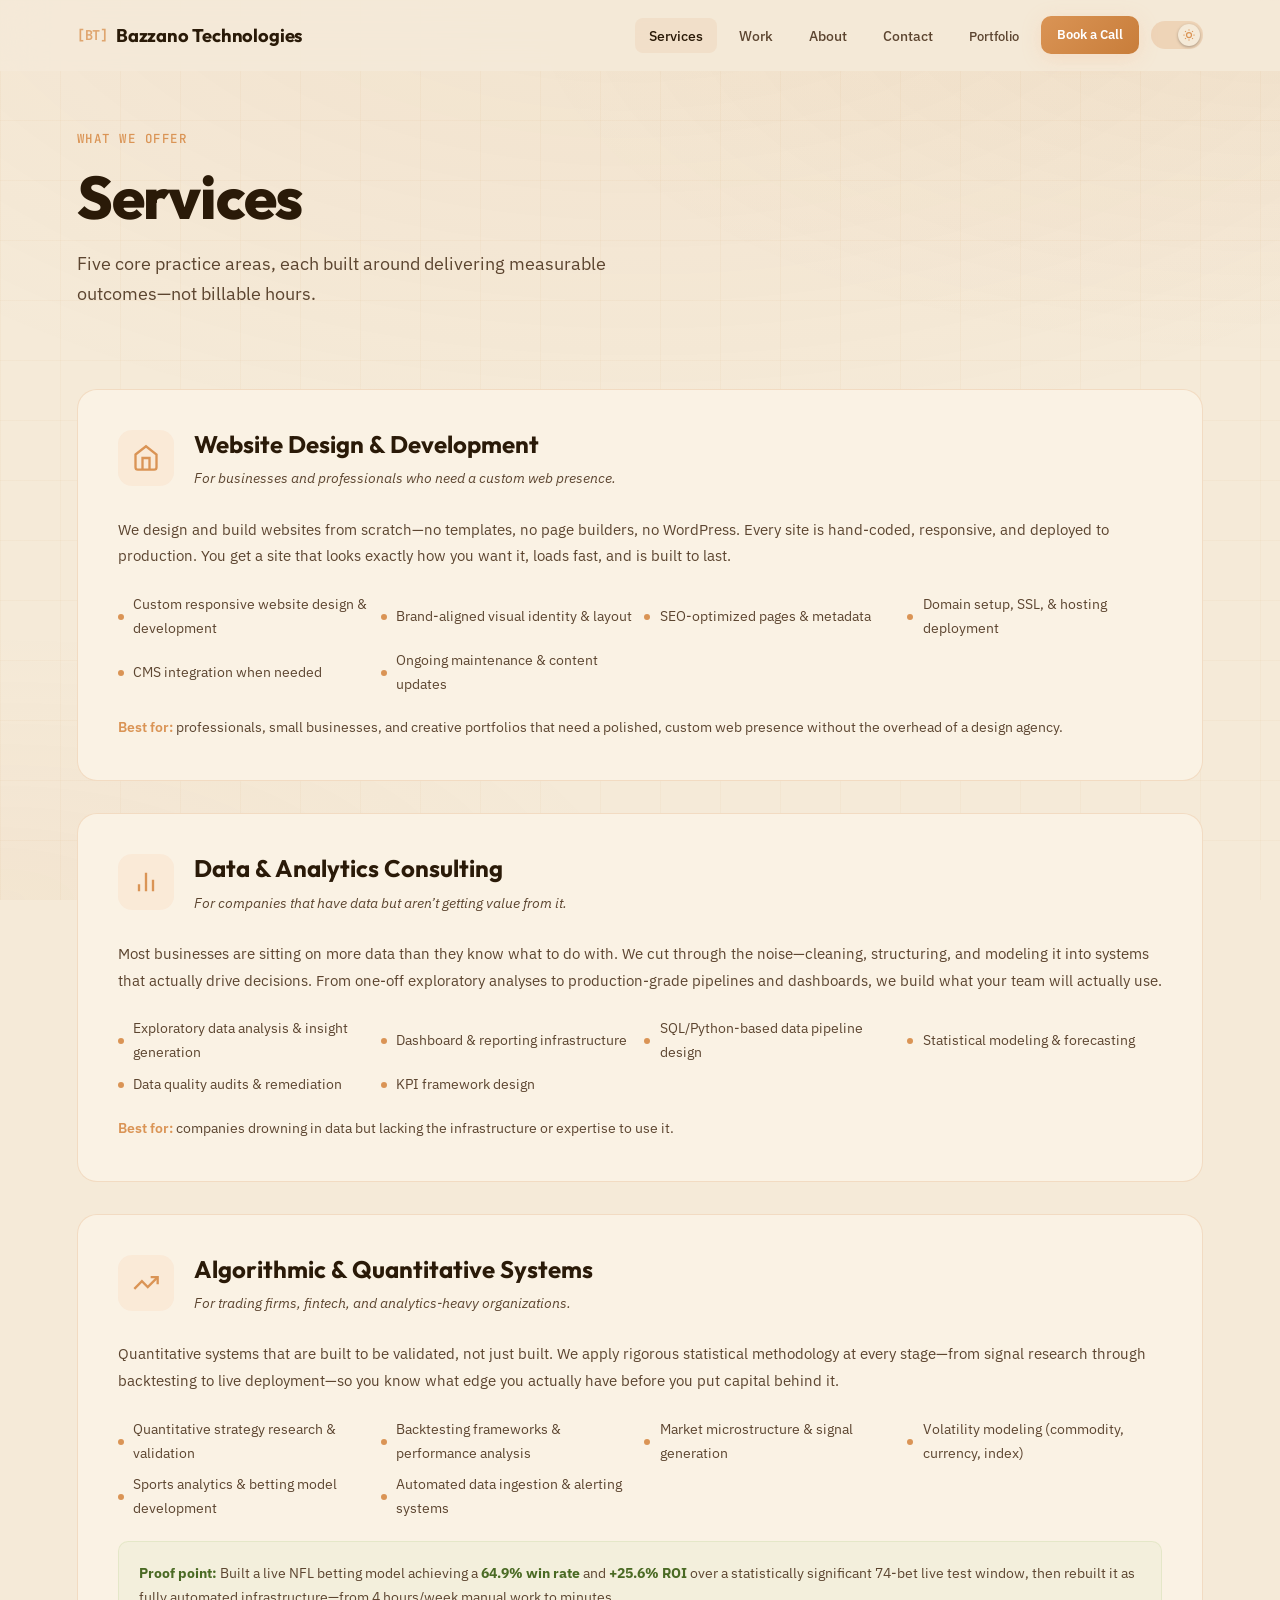
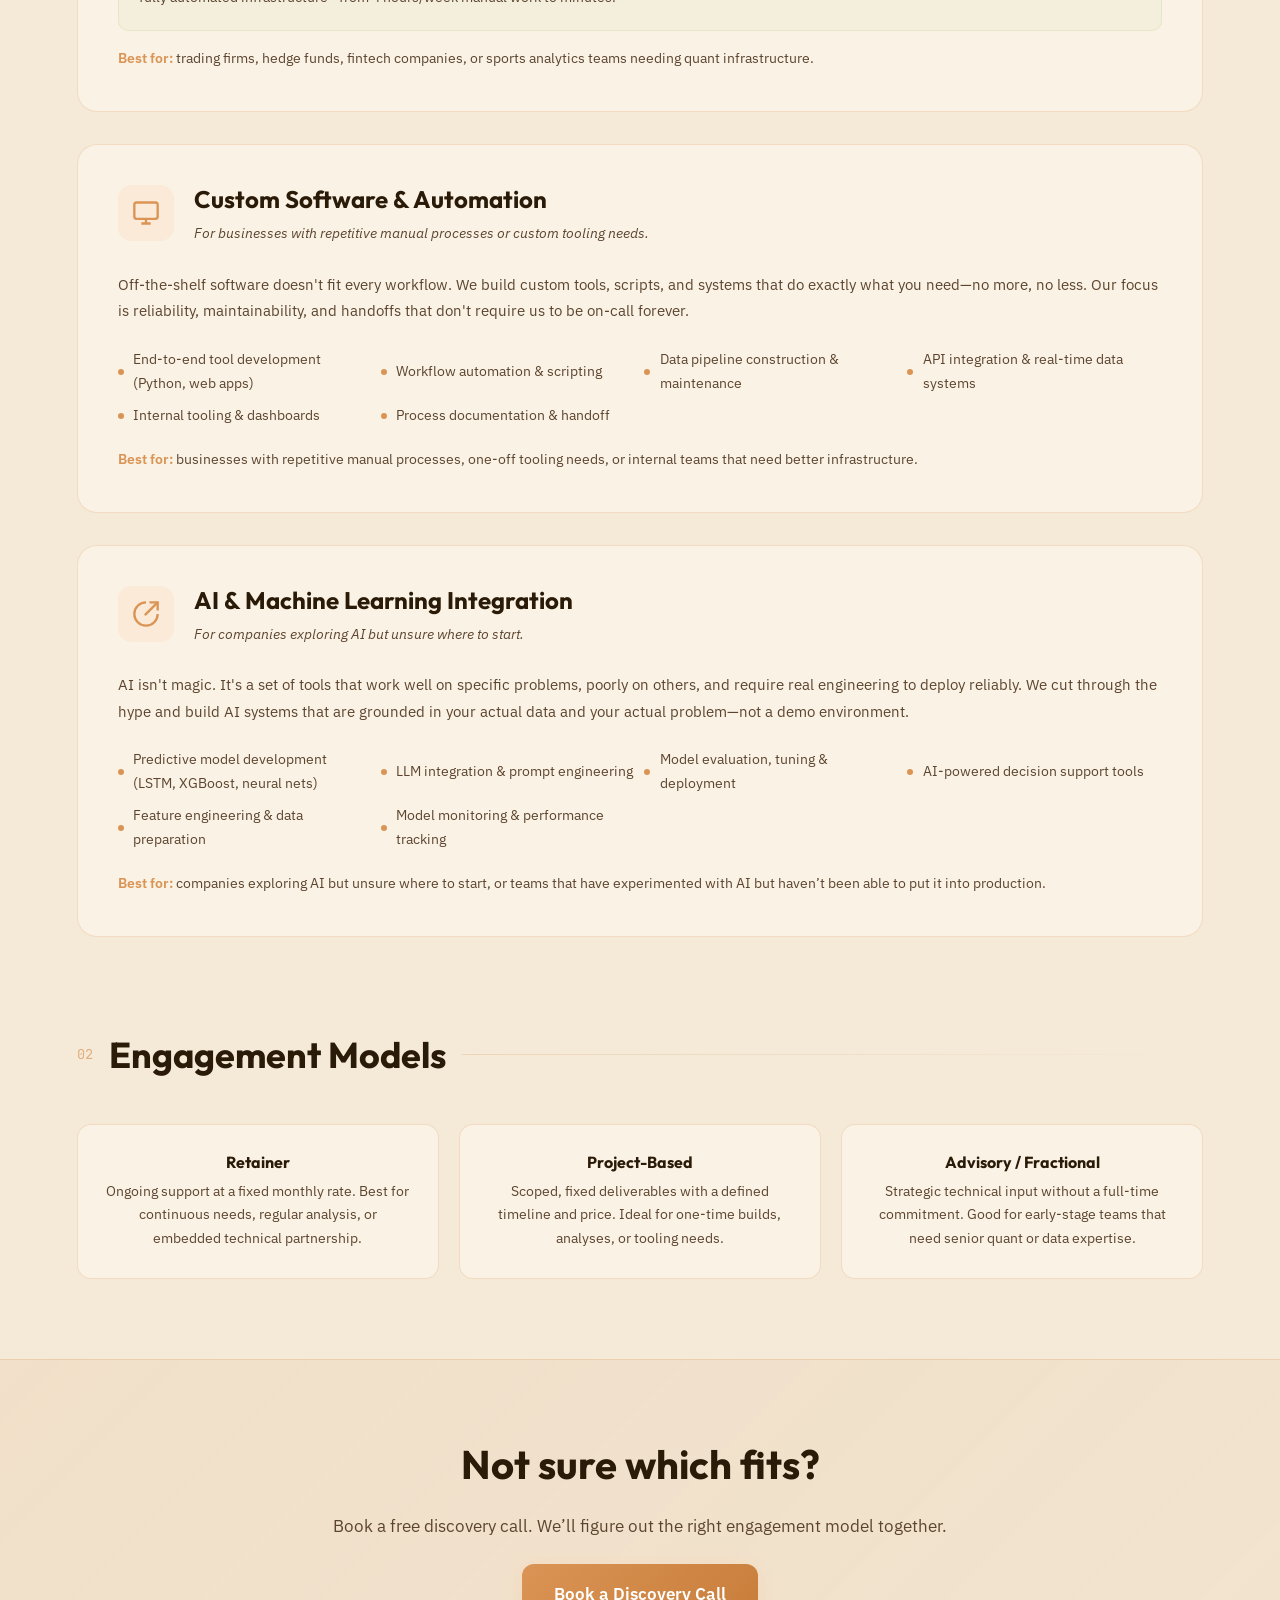
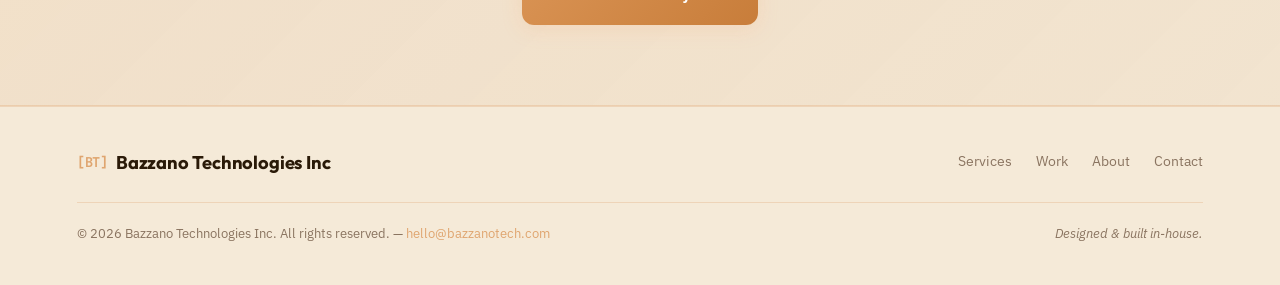
<file: services.html>
<!DOCTYPE html>
<html lang="en">
<head>
    <meta charset="UTF-8">
    <link rel="icon" type="image/svg+xml" href="favicon.svg">
    <meta name="viewport" content="width=device-width, initial-scale=1.0">
    <title>Services | Bazzano Technologies Inc</title>
    <meta name="description" content="Data analytics, algorithmic systems, custom software, and AI/ML consulting services from Bazzano Technologies Inc.">
    <meta property="og:title" content="Services | Bazzano Technologies Inc">
    <meta property="og:type" content="website">
    <link rel="preconnect" href="https://fonts.googleapis.com">
    <link rel="preconnect" href="https://fonts.gstatic.com" crossorigin>
    <link href="https://fonts.googleapis.com/css2?family=Outfit:wght@400;500;600;700;800&family=IBM+Plex+Sans:wght@300;400;500;600&family=JetBrains+Mono:wght@400;500&display=swap" rel="stylesheet">
    <link rel="stylesheet" href="business.css?v=3">
    <script>
        (function(){var t=localStorage.getItem('theme');document.documentElement.setAttribute('data-theme',t||'light');})();
    </script>
</head>
<body>
    <div class="bg-gradient"></div>
    <div class="bg-grid"></div>

    <!-- Navigation -->
    <nav class="glass-nav" id="navbar">
        <a href="/" class="logo">
            <span class="logo-mark">[BT]</span>
            <span class="logo-text">&nbsp;Bazzano Technologies</span>
        </a>
        <ul class="nav-links" id="nav-links">
            <li><a href="services.html" class="nav-link active">Services</a></li>
            <li><a href="work.html" class="nav-link">Work</a></li>
            <li><a href="about.html" class="nav-link">About</a></li>
            <li><a href="contact.html" class="nav-link">Contact</a></li>
            <li><a href="josh.html" class="nav-link" style="font-size:0.82rem;">Portfolio</a></li>
            <li><a href="https://calendly.com/josh-bazzanotech/30min" target="_blank" class="btn btn-primary" style="font-size:0.82rem;padding:0.5rem 1rem;">Book a Call</a></li>
        </ul>
        <button class="theme-toggle" id="theme-toggle" aria-label="Toggle light/dark mode">
            <div class="theme-toggle-knob">
                <svg class="icon-moon" width="12" height="12" viewBox="0 0 24 24" fill="none" stroke="currentColor" stroke-width="2.5"><path d="M21 12.79A9 9 0 1 1 11.21 3 7 7 0 0 0 21 12.79z"/></svg>
                <svg class="icon-sun" width="12" height="12" viewBox="0 0 24 24" fill="none" stroke="currentColor" stroke-width="2.5"><circle cx="12" cy="12" r="5"/><path d="M12 1v2M12 21v2M4.22 4.22l1.42 1.42M18.36 18.36l1.42 1.42M1 12h2M21 12h2M4.22 19.78l1.42-1.42M18.36 5.64l1.42-1.42"/></svg>
            </div>
        </button>
        <button class="mobile-menu-btn" id="menu-btn" aria-label="Menu">
            <span></span><span></span><span></span>
        </button>
    </nav>

    <!-- Page Hero -->
    <div class="page-hero">
        <span class="section-label">What we offer</span>
        <h1>Services</h1>
        <p>Five core practice areas, each built around delivering measurable outcomes&mdash;not billable hours.</p>
    </div>

    <!-- Services Detail -->
    <div class="section" style="padding-top:1rem;">
        <div class="service-detail-grid">

            <!-- 1. Website Design & Development -->
            <div class="service-detail-card animate-on-scroll" id="web-design">
                <div class="service-detail-header">
                    <div class="service-detail-icon">
                        <svg width="28" height="28" viewBox="0 0 24 24" fill="none" stroke="currentColor" stroke-width="2"><path d="M3 9l9-7 9 7v11a2 2 0 0 1-2 2H5a2 2 0 0 1-2-2z"/><polyline points="9 22 9 12 15 12 15 22"/></svg>
                    </div>
                    <div>
                        <h2>Website Design &amp; Development</h2>
                        <span class="service-for">For businesses and professionals who need a custom web presence.</span>
                    </div>
                </div>

                <p class="service-description">
                    We design and build websites from scratch&mdash;no templates, no page builders, no WordPress. Every site is hand-coded, responsive, and deployed to production. You get a site that looks exactly how you want it, loads fast, and is built to last.
                </p>

                <div class="service-deliverables">
                    <span class="deliverable-item">Custom responsive website design &amp; development</span>
                    <span class="deliverable-item">Brand-aligned visual identity &amp; layout</span>
                    <span class="deliverable-item">SEO-optimized pages &amp; metadata</span>
                    <span class="deliverable-item">Domain setup, SSL, &amp; hosting deployment</span>
                    <span class="deliverable-item">CMS integration when needed</span>
                    <span class="deliverable-item">Ongoing maintenance &amp; content updates</span>
                </div>

                <p class="best-for"><strong>Best for:</strong> professionals, small businesses, and creative portfolios that need a polished, custom web presence without the overhead of a design agency.</p>
            </div>

            <!-- 2. Data & Analytics -->
            <div class="service-detail-card animate-on-scroll" id="data-analytics">
                <div class="service-detail-header">
                    <div class="service-detail-icon">
                        <svg width="28" height="28" viewBox="0 0 24 24" fill="none" stroke="currentColor" stroke-width="2"><path d="M18 20V10M12 20V4M6 20v-6"/></svg>
                    </div>
                    <div>
                        <h2>Data &amp; Analytics Consulting</h2>
                        <span class="service-for">For companies that have data but aren&rsquo;t getting value from it.</span>
                    </div>
                </div>

                <p class="service-description">
                    Most businesses are sitting on more data than they know what to do with. We cut through the noise—cleaning, structuring, and modeling it into systems that actually drive decisions. From one-off exploratory analyses to production-grade pipelines and dashboards, we build what your team will actually use.
                </p>

                <div class="service-deliverables">
                    <span class="deliverable-item">Exploratory data analysis &amp; insight generation</span>
                    <span class="deliverable-item">Dashboard &amp; reporting infrastructure</span>
                    <span class="deliverable-item">SQL/Python-based data pipeline design</span>
                    <span class="deliverable-item">Statistical modeling &amp; forecasting</span>
                    <span class="deliverable-item">Data quality audits &amp; remediation</span>
                    <span class="deliverable-item">KPI framework design</span>
                </div>

                <p class="best-for"><strong>Best for:</strong> companies drowning in data but lacking the infrastructure or expertise to use it.</p>
            </div>

            <!-- 3. Algorithmic Systems -->
            <div class="service-detail-card animate-on-scroll" id="algorithmic-systems">
                <div class="service-detail-header">
                    <div class="service-detail-icon">
                        <svg width="28" height="28" viewBox="0 0 24 24" fill="none" stroke="currentColor" stroke-width="2"><polyline points="22 7 13.5 15.5 8.5 10.5 2 17"/><polyline points="16 7 22 7 22 13"/></svg>
                    </div>
                    <div>
                        <h2>Algorithmic &amp; Quantitative Systems</h2>
                        <span class="service-for">For trading firms, fintech, and analytics-heavy organizations.</span>
                    </div>
                </div>

                <p class="service-description">
                    Quantitative systems that are built to be validated, not just built. We apply rigorous statistical methodology at every stage—from signal research through backtesting to live deployment—so you know what edge you actually have before you put capital behind it.
                </p>

                <div class="service-deliverables">
                    <span class="deliverable-item">Quantitative strategy research &amp; validation</span>
                    <span class="deliverable-item">Backtesting frameworks &amp; performance analysis</span>
                    <span class="deliverable-item">Market microstructure &amp; signal generation</span>
                    <span class="deliverable-item">Volatility modeling (commodity, currency, index)</span>
                    <span class="deliverable-item">Sports analytics &amp; betting model development</span>
                    <span class="deliverable-item">Automated data ingestion &amp; alerting systems</span>
                </div>

                <div class="service-proof">
                    <strong>Proof point:</strong> Built a live NFL betting model achieving a <strong>64.9% win rate</strong> and <strong>+25.6% ROI</strong> over a statistically significant 74-bet live test window, then rebuilt it as fully automated infrastructure&mdash;from 4 hours/week manual work to minutes.
                </div>

                <p class="best-for"><strong>Best for:</strong> trading firms, hedge funds, fintech companies, or sports analytics teams needing quant infrastructure.</p>
            </div>

            <!-- 4. Custom Software -->
            <div class="service-detail-card animate-on-scroll" id="custom-software">
                <div class="service-detail-header">
                    <div class="service-detail-icon">
                        <svg width="28" height="28" viewBox="0 0 24 24" fill="none" stroke="currentColor" stroke-width="2"><rect x="2" y="3" width="20" height="14" rx="2"/><path d="M8 21h8M12 17v4"/></svg>
                    </div>
                    <div>
                        <h2>Custom Software &amp; Automation</h2>
                        <span class="service-for">For businesses with repetitive manual processes or custom tooling needs.</span>
                    </div>
                </div>

                <p class="service-description">
                    Off-the-shelf software doesn't fit every workflow. We build custom tools, scripts, and systems that do exactly what you need—no more, no less. Our focus is reliability, maintainability, and handoffs that don't require us to be on-call forever.
                </p>

                <div class="service-deliverables">
                    <span class="deliverable-item">End-to-end tool development (Python, web apps)</span>
                    <span class="deliverable-item">Workflow automation &amp; scripting</span>
                    <span class="deliverable-item">Data pipeline construction &amp; maintenance</span>
                    <span class="deliverable-item">API integration &amp; real-time data systems</span>
                    <span class="deliverable-item">Internal tooling &amp; dashboards</span>
                    <span class="deliverable-item">Process documentation &amp; handoff</span>
                </div>

                <p class="best-for"><strong>Best for:</strong> businesses with repetitive manual processes, one-off tooling needs, or internal teams that need better infrastructure.</p>
            </div>

            <!-- 5. AI & ML -->
            <div class="service-detail-card animate-on-scroll" id="ai-ml">
                <div class="service-detail-header">
                    <div class="service-detail-icon">
                        <svg width="28" height="28" viewBox="0 0 24 24" fill="none" stroke="currentColor" stroke-width="2"><path d="M12 2a10 10 0 1 0 10 10"/><path d="M22 2 11 13"/><path d="m15 2 7 0 0 7"/></svg>
                    </div>
                    <div>
                        <h2>AI &amp; Machine Learning Integration</h2>
                        <span class="service-for">For companies exploring AI but unsure where to start.</span>
                    </div>
                </div>

                <p class="service-description">
                    AI isn't magic. It's a set of tools that work well on specific problems, poorly on others, and require real engineering to deploy reliably. We cut through the hype and build AI systems that are grounded in your actual data and your actual problem&mdash;not a demo environment.
                </p>

                <div class="service-deliverables">
                    <span class="deliverable-item">Predictive model development (LSTM, XGBoost, neural nets)</span>
                    <span class="deliverable-item">LLM integration &amp; prompt engineering</span>
                    <span class="deliverable-item">Model evaluation, tuning &amp; deployment</span>
                    <span class="deliverable-item">AI-powered decision support tools</span>
                    <span class="deliverable-item">Feature engineering &amp; data preparation</span>
                    <span class="deliverable-item">Model monitoring &amp; performance tracking</span>
                </div>

                <p class="best-for"><strong>Best for:</strong> companies exploring AI but unsure where to start, or teams that have experimented with AI but haven&rsquo;t been able to put it into production.</p>
            </div>

        </div>
    </div>

    <!-- Engagement Models -->
    <div class="section" style="padding-top:1rem;">
        <div class="section-header">
            <span class="section-number">02</span>
            <h2 class="section-title">Engagement Models</h2>
            <div class="section-line"></div>
        </div>

        <div class="engagement-grid">
            <div class="engagement-card animate-on-scroll">
                <h3>Retainer</h3>
                <p>Ongoing support at a fixed monthly rate. Best for continuous needs, regular analysis, or embedded technical partnership.</p>
            </div>
            <div class="engagement-card animate-on-scroll">
                <h3>Project-Based</h3>
                <p>Scoped, fixed deliverables with a defined timeline and price. Ideal for one-time builds, analyses, or tooling needs.</p>
            </div>
            <div class="engagement-card animate-on-scroll">
                <h3>Advisory / Fractional</h3>
                <p>Strategic technical input without a full-time commitment. Good for early-stage teams that need senior quant or data expertise.</p>
            </div>
        </div>
    </div>

    <!-- CTA Banner -->
    <div class="cta-banner">
        <div class="cta-banner-inner">
            <h2>Not sure which fits?</h2>
            <p>Book a free discovery call. We&rsquo;ll figure out the right engagement model together.</p>
            <a href="https://calendly.com/josh-bazzanotech/30min" target="_blank" class="btn btn-primary btn-lg">Book a Discovery Call</a>
        </div>
    </div>

    <!-- Footer -->
    <footer class="site-footer">
        <div class="footer-inner">
            <div class="footer-top">
                <a href="/" class="logo">
                    <span class="logo-mark">[BT]</span>
                    <span class="logo-text">&nbsp;Bazzano Technologies Inc</span>
                </a>
                <nav class="footer-nav">
                    <a href="services.html">Services</a>
                    <a href="work.html">Work</a>
                    <a href="about.html">About</a>
                    <a href="contact.html">Contact</a>
                </nav>
            </div>
            <div class="footer-bottom">
                <p>&copy; 2026 Bazzano Technologies Inc. All rights reserved. &mdash; <a href="mailto:hello@bazzanotech.com">hello@bazzanotech.com</a></p>
                <p class="footer-note">Designed &amp; built in-house.</p>
            </div>
        </div>
    </footer>

    <script>
        // Theme toggle
        const themeToggle = document.getElementById('theme-toggle');
        themeToggle.addEventListener('click', () => {
            const current = document.documentElement.getAttribute('data-theme');
            const next = current === 'light' ? 'dark' : 'light';
            document.documentElement.setAttribute('data-theme', next);
            localStorage.setItem('theme', next);
        });

        const navbar = document.getElementById('navbar');
        window.addEventListener('scroll', () => {
            navbar.classList.toggle('scrolled', window.scrollY > 50);
        });

        const menuBtn = document.getElementById('menu-btn');
        const navLinks = document.getElementById('nav-links');
        menuBtn.addEventListener('click', () => {
            navLinks.classList.toggle('active');
        });

        const observer = new IntersectionObserver((entries) => {
            entries.forEach(entry => {
                if (entry.isIntersecting) entry.target.classList.add('visible');
            });
        }, { threshold: 0.05, rootMargin: '0px 0px -30px 0px' });

        document.querySelectorAll('.animate-on-scroll').forEach(el => observer.observe(el));
    </script>
</body>
</html>
</file>
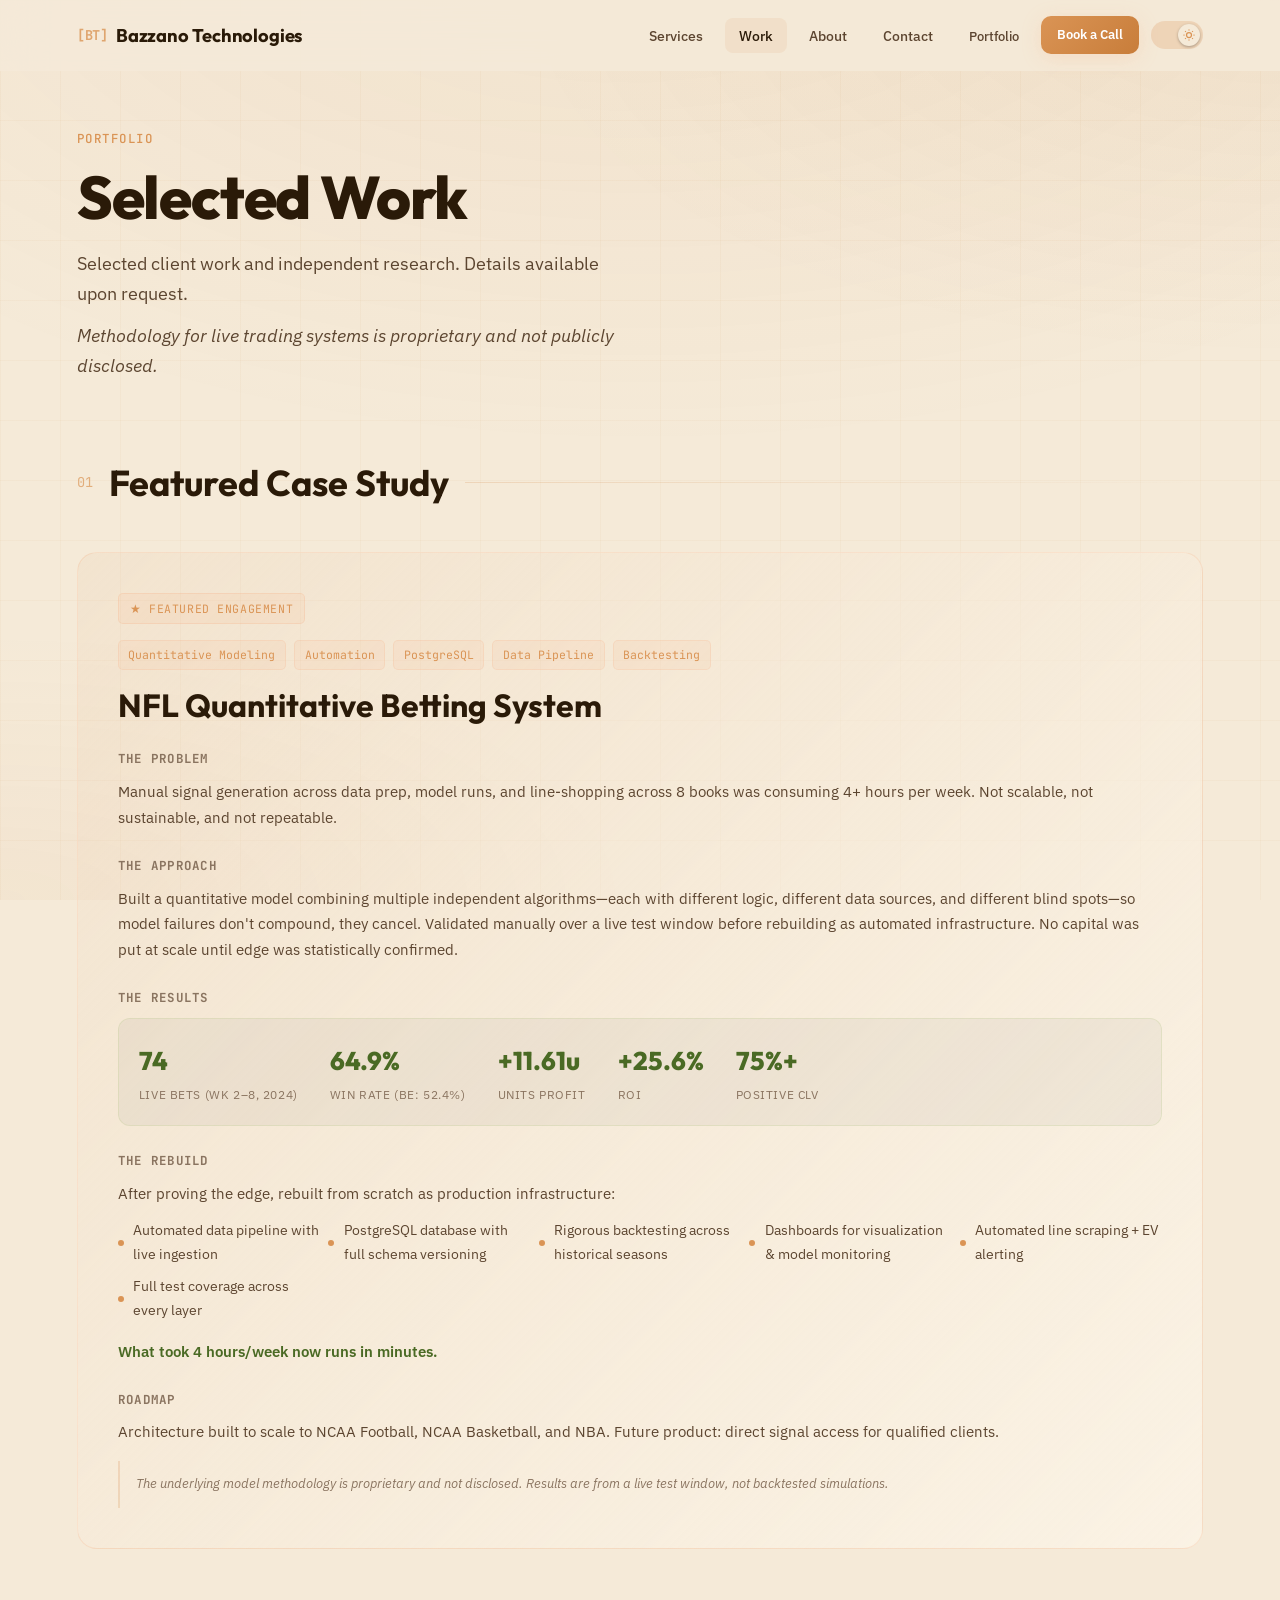
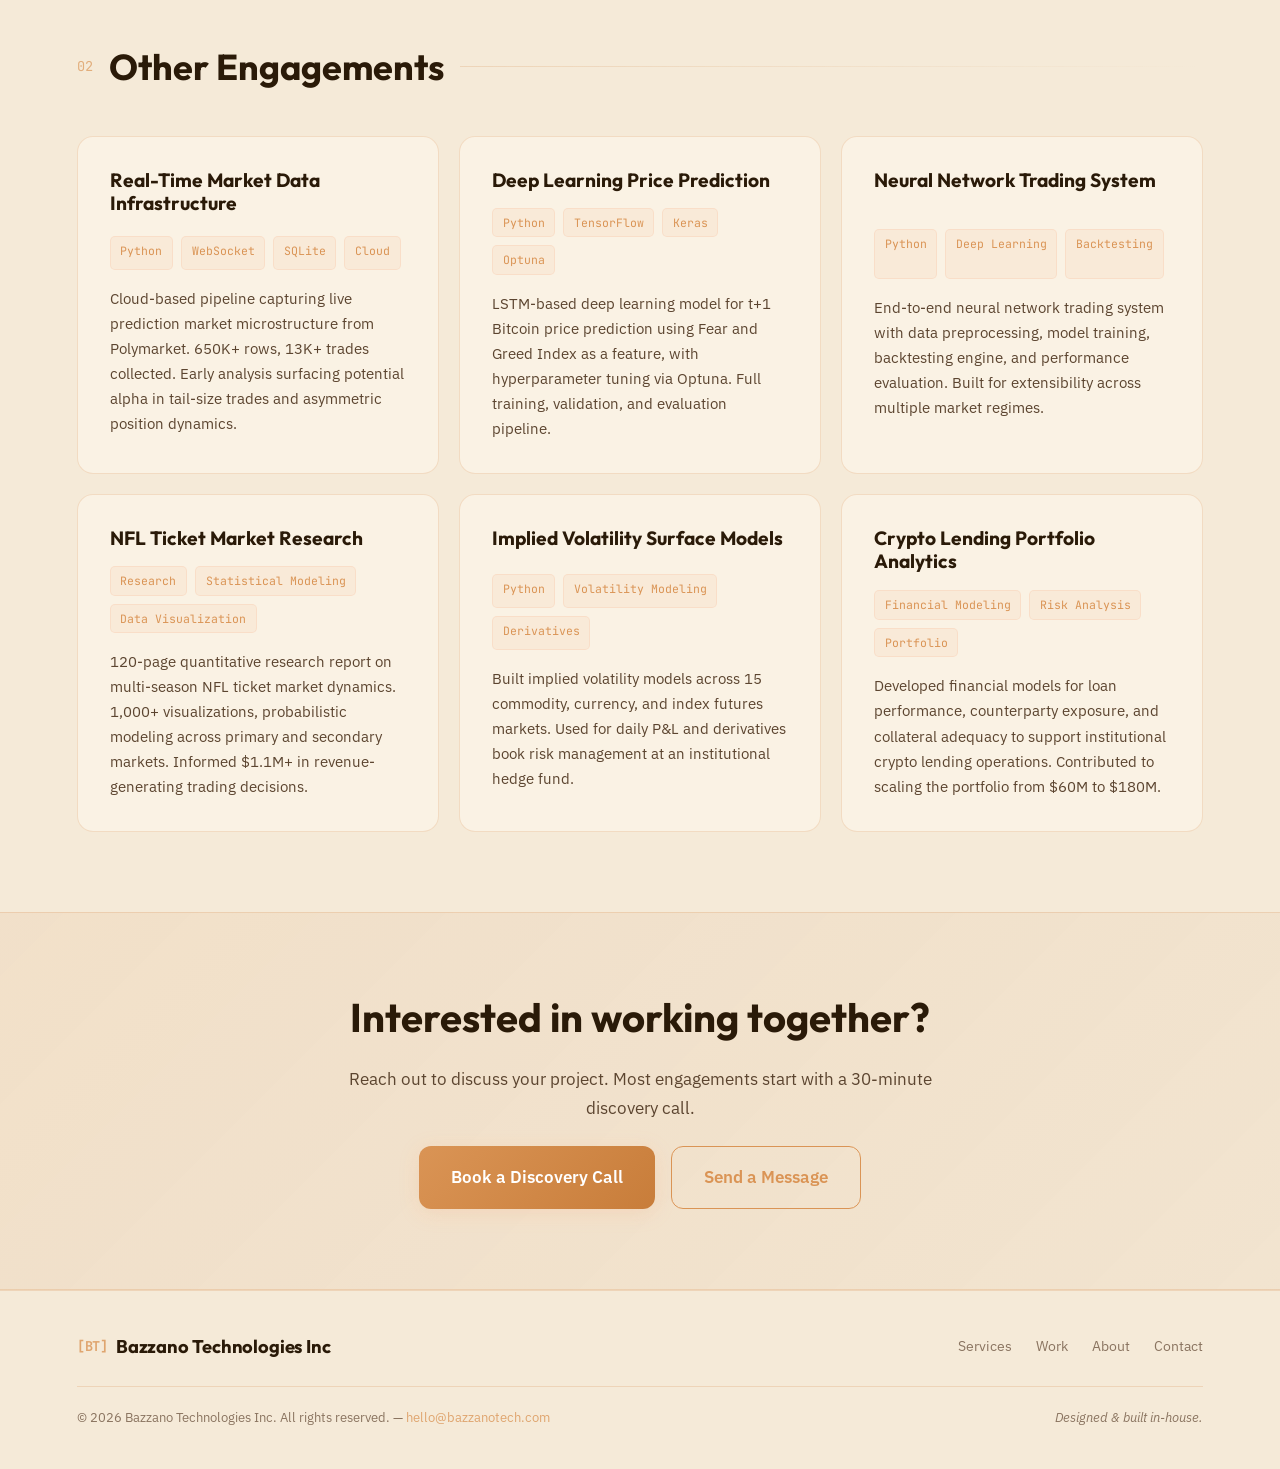
<file: work.html>
<!DOCTYPE html>
<html lang="en">
<head>
    <meta charset="UTF-8">
    <link rel="icon" type="image/svg+xml" href="favicon.svg">
    <meta name="viewport" content="width=device-width, initial-scale=1.0">
    <title>Work | Bazzano Technologies Inc</title>
    <meta name="description" content="Selected client work and independent research from Bazzano Technologies Inc — quantitative systems, data pipelines, and machine learning.">
    <meta property="og:title" content="Work | Bazzano Technologies Inc">
    <meta property="og:type" content="website">
    <link rel="preconnect" href="https://fonts.googleapis.com">
    <link rel="preconnect" href="https://fonts.gstatic.com" crossorigin>
    <link href="https://fonts.googleapis.com/css2?family=Outfit:wght@400;500;600;700;800&family=IBM+Plex+Sans:wght@300;400;500;600&family=JetBrains+Mono:wght@400;500&display=swap" rel="stylesheet">
    <link rel="stylesheet" href="business.css?v=3">
    <script>
        (function(){var t=localStorage.getItem('theme');document.documentElement.setAttribute('data-theme',t||'light');})();
    </script>
</head>
<body>
    <div class="bg-gradient"></div>
    <div class="bg-grid"></div>

    <!-- Navigation -->
    <nav class="glass-nav" id="navbar">
        <a href="/" class="logo">
            <span class="logo-mark">[BT]</span>
            <span class="logo-text">&nbsp;Bazzano Technologies</span>
        </a>
        <ul class="nav-links" id="nav-links">
            <li><a href="services.html" class="nav-link">Services</a></li>
            <li><a href="work.html" class="nav-link active">Work</a></li>
            <li><a href="about.html" class="nav-link">About</a></li>
            <li><a href="contact.html" class="nav-link">Contact</a></li>
            <li><a href="josh.html" class="nav-link" style="font-size:0.82rem;">Portfolio</a></li>
            <li><a href="https://calendly.com/josh-bazzanotech/30min" target="_blank" class="btn btn-primary" style="font-size:0.82rem;padding:0.5rem 1rem;">Book a Call</a></li>
        </ul>
        <button class="theme-toggle" id="theme-toggle" aria-label="Toggle light/dark mode">
            <div class="theme-toggle-knob">
                <svg class="icon-moon" width="12" height="12" viewBox="0 0 24 24" fill="none" stroke="currentColor" stroke-width="2.5"><path d="M21 12.79A9 9 0 1 1 11.21 3 7 7 0 0 0 21 12.79z"/></svg>
                <svg class="icon-sun" width="12" height="12" viewBox="0 0 24 24" fill="none" stroke="currentColor" stroke-width="2.5"><circle cx="12" cy="12" r="5"/><path d="M12 1v2M12 21v2M4.22 4.22l1.42 1.42M18.36 18.36l1.42 1.42M1 12h2M21 12h2M4.22 19.78l1.42-1.42M18.36 5.64l1.42-1.42"/></svg>
            </div>
        </button>
        <button class="mobile-menu-btn" id="menu-btn" aria-label="Menu">
            <span></span><span></span><span></span>
        </button>
    </nav>

    <!-- Page Hero -->
    <div class="page-hero">
        <span class="section-label">Portfolio</span>
        <h1>Selected Work</h1>
        <p>Selected client work and independent research. Details available upon request.</p>
        <p class="work-note">Methodology for live trading systems is proprietary and not publicly disclosed.</p>
    </div>

    <!-- Featured Case Study -->
    <div class="section" style="padding-top:1rem;">
        <div class="section-header">
            <span class="section-number">01</span>
            <h2 class="section-title">Featured Case Study</h2>
            <div class="section-line"></div>
        </div>

        <div class="case-study-card animate-on-scroll">
            <span class="case-study-badge">&#9733; Featured Engagement</span>
            <div class="work-tags" style="margin-bottom:1rem;">
                <span class="work-tag">Quantitative Modeling</span>
                <span class="work-tag">Automation</span>
                <span class="work-tag">PostgreSQL</span>
                <span class="work-tag">Data Pipeline</span>
                <span class="work-tag">Backtesting</span>
            </div>
            <h2>NFL Quantitative Betting System</h2>

            <div class="case-study-section">
                <h4>The Problem</h4>
                <p>Manual signal generation across data prep, model runs, and line-shopping across 8 books was consuming 4+ hours per week. Not scalable, not sustainable, and not repeatable.</p>
            </div>

            <div class="case-study-section">
                <h4>The Approach</h4>
                <p>Built a quantitative model combining multiple independent algorithms&mdash;each with different logic, different data sources, and different blind spots&mdash;so model failures don't compound, they cancel. Validated manually over a live test window before rebuilding as automated infrastructure. No capital was put at scale until edge was statistically confirmed.</p>
            </div>

            <div class="case-study-section">
                <h4>The Results</h4>
                <div class="stats-row">
                    <div class="stat-item">
                        <span class="stat-value">74</span>
                        <span class="stat-label">Live Bets (Wk 2&ndash;8, 2024)</span>
                    </div>
                    <div class="stat-item">
                        <span class="stat-value">64.9%</span>
                        <span class="stat-label">Win Rate (BE: 52.4%)</span>
                    </div>
                    <div class="stat-item">
                        <span class="stat-value">+11.61u</span>
                        <span class="stat-label">Units Profit</span>
                    </div>
                    <div class="stat-item">
                        <span class="stat-value">+25.6%</span>
                        <span class="stat-label">ROI</span>
                    </div>
                    <div class="stat-item">
                        <span class="stat-value">75%+</span>
                        <span class="stat-label">Positive CLV</span>
                    </div>
                </div>
            </div>

            <div class="case-study-section">
                <h4>The Rebuild</h4>
                <p>After proving the edge, rebuilt from scratch as production infrastructure:</p>
                <div class="rebuild-list" style="margin-top:0.75rem;">
                    <span class="rebuild-item">Automated data pipeline with live ingestion</span>
                    <span class="rebuild-item">PostgreSQL database with full schema versioning</span>
                    <span class="rebuild-item">Rigorous backtesting across historical seasons</span>
                    <span class="rebuild-item">Dashboards for visualization &amp; model monitoring</span>
                    <span class="rebuild-item">Automated line scraping + EV alerting</span>
                    <span class="rebuild-item">Full test coverage across every layer</span>
                </div>
                <p style="margin-top:1rem; color:var(--success); font-weight:600;">What took 4 hours/week now runs in minutes.</p>
            </div>

            <div class="case-study-section">
                <h4>Roadmap</h4>
                <p>Architecture built to scale to NCAA Football, NCAA Basketball, and NBA. Future product: direct signal access for qualified clients.</p>
            </div>

            <p class="proprietary-note">The underlying model methodology is proprietary and not disclosed. Results are from a live test window, not backtested simulations.</p>
        </div>
    </div>

    <!-- Other Work -->
    <div class="section" style="padding-top:1rem;">
        <div class="section-header">
            <span class="section-number">02</span>
            <h2 class="section-title">Other Engagements</h2>
            <div class="section-line"></div>
        </div>

        <div class="work-grid" style="grid-template-columns:repeat(auto-fit, minmax(340px, 1fr)); gap:1.25rem;">

            <div class="work-card animate-on-scroll">
                <h3>Real-Time Market Data Infrastructure</h3>
                <div class="work-tags">
                    <span class="work-tag">Python</span>
                    <span class="work-tag">WebSocket</span>
                    <span class="work-tag">SQLite</span>
                    <span class="work-tag">Cloud</span>
                </div>
                <p>Cloud-based pipeline capturing live prediction market microstructure from Polymarket. 650K+ rows, 13K+ trades collected. Early analysis surfacing potential alpha in tail-size trades and asymmetric position dynamics.</p>
            </div>

            <div class="work-card animate-on-scroll">
                <h3>Deep Learning Price Prediction</h3>
                <div class="work-tags">
                    <span class="work-tag">Python</span>
                    <span class="work-tag">TensorFlow</span>
                    <span class="work-tag">Keras</span>
                    <span class="work-tag">Optuna</span>
                </div>
                <p>LSTM-based deep learning model for t+1 Bitcoin price prediction using Fear and Greed Index as a feature, with hyperparameter tuning via Optuna. Full training, validation, and evaluation pipeline.</p>
            </div>

            <div class="work-card animate-on-scroll">
                <h3>Neural Network Trading System</h3>
                <div class="work-tags">
                    <span class="work-tag">Python</span>
                    <span class="work-tag">Deep Learning</span>
                    <span class="work-tag">Backtesting</span>
                </div>
                <p>End-to-end neural network trading system with data preprocessing, model training, backtesting engine, and performance evaluation. Built for extensibility across multiple market regimes.</p>
            </div>

            <div class="work-card animate-on-scroll">
                <h3>NFL Ticket Market Research</h3>
                <div class="work-tags">
                    <span class="work-tag">Research</span>
                    <span class="work-tag">Statistical Modeling</span>
                    <span class="work-tag">Data Visualization</span>
                </div>
                <p>120-page quantitative research report on multi-season NFL ticket market dynamics. 1,000+ visualizations, probabilistic modeling across primary and secondary markets. Informed $1.1M+ in revenue-generating trading decisions.</p>
            </div>

            <div class="work-card animate-on-scroll">
                <h3>Implied Volatility Surface Models</h3>
                <div class="work-tags">
                    <span class="work-tag">Python</span>
                    <span class="work-tag">Volatility Modeling</span>
                    <span class="work-tag">Derivatives</span>
                </div>
                <p>Built implied volatility models across 15 commodity, currency, and index futures markets. Used for daily P&amp;L and derivatives book risk management at an institutional hedge fund.</p>
            </div>

            <div class="work-card animate-on-scroll">
                <h3>Crypto Lending Portfolio Analytics</h3>
                <div class="work-tags">
                    <span class="work-tag">Financial Modeling</span>
                    <span class="work-tag">Risk Analysis</span>
                    <span class="work-tag">Portfolio</span>
                </div>
                <p>Developed financial models for loan performance, counterparty exposure, and collateral adequacy to support institutional crypto lending operations. Contributed to scaling the portfolio from $60M to $180M.</p>
            </div>

        </div>
    </div>

    <!-- CTA Banner -->
    <div class="cta-banner">
        <div class="cta-banner-inner">
            <h2>Interested in working together?</h2>
            <p>Reach out to discuss your project. Most engagements start with a 30-minute discovery call.</p>
            <div style="display:flex; gap:1rem; justify-content:center; flex-wrap:wrap;">
                <a href="https://calendly.com/josh-bazzanotech/30min" target="_blank" class="btn btn-primary btn-lg">Book a Discovery Call</a>
                <a href="contact.html" class="btn btn-outline btn-lg">Send a Message</a>
            </div>
        </div>
    </div>

    <!-- Footer -->
    <footer class="site-footer">
        <div class="footer-inner">
            <div class="footer-top">
                <a href="/" class="logo">
                    <span class="logo-mark">[BT]</span>
                    <span class="logo-text">&nbsp;Bazzano Technologies Inc</span>
                </a>
                <nav class="footer-nav">
                    <a href="services.html">Services</a>
                    <a href="work.html">Work</a>
                    <a href="about.html">About</a>
                    <a href="contact.html">Contact</a>
                </nav>
            </div>
            <div class="footer-bottom">
                <p>&copy; 2026 Bazzano Technologies Inc. All rights reserved. &mdash; <a href="mailto:hello@bazzanotech.com">hello@bazzanotech.com</a></p>
                <p class="footer-note">Designed &amp; built in-house.</p>
            </div>
        </div>
    </footer>

    <script>
        // Theme toggle
        const themeToggle = document.getElementById('theme-toggle');
        themeToggle.addEventListener('click', () => {
            const current = document.documentElement.getAttribute('data-theme');
            const next = current === 'light' ? 'dark' : 'light';
            document.documentElement.setAttribute('data-theme', next);
            localStorage.setItem('theme', next);
        });

        const navbar = document.getElementById('navbar');
        window.addEventListener('scroll', () => {
            navbar.classList.toggle('scrolled', window.scrollY > 50);
        });

        const menuBtn = document.getElementById('menu-btn');
        const navLinks = document.getElementById('nav-links');
        menuBtn.addEventListener('click', () => {
            navLinks.classList.toggle('active');
        });

        const observer = new IntersectionObserver((entries) => {
            entries.forEach(entry => {
                if (entry.isIntersecting) entry.target.classList.add('visible');
            });
        }, { threshold: 0.05, rootMargin: '0px 0px -30px 0px' });

        document.querySelectorAll('.animate-on-scroll').forEach(el => observer.observe(el));
    </script>
</body>
</html>
</file>
<file: business.css>
/* ===== Bazzano Technologies Inc — Business CSS ===== */
/* Shared styles for all company-facing pages */

/* ===== CSS Variables ===== */
:root {
    --bg-primary: #0f0a07;
    --bg-secondary: #160e0a;
    --bg-tertiary: #1e1410;
    --bg-card: #160e0a;
    --accent-primary: #f5a87a;
    --accent-secondary: #ee7a52;
    --accent-gradient: linear-gradient(135deg, #f5a87a 0%, #ee7a52 100%);
    --accent-glow: rgba(245, 168, 122, 0.18);
    --text-primary: #fdf6f0;
    --text-secondary: #d4bfb0;
    --text-muted: #a89080;
    --success: #a8c57a;
    --border-color: rgba(245, 168, 122, 0.18);
    --glass-bg: rgba(15, 10, 7, 0.88);
    --glass-border: rgba(245, 168, 122, 0.12);
    --shadow-color: rgba(245, 168, 122, 0.1);
    --transition-fast: 0.2s ease;
    --transition-normal: 0.3s ease;
    --transition-slow: 0.5s ease;
}

/* ===== Light Mode ===== */
[data-theme="light"] {
    --bg-primary: #f5ead8;
    --bg-secondary: #efe3cf;
    --bg-tertiary: #e8dbc6;
    --bg-card: #faf2e4;
    --accent-primary: #da9455;
    --accent-secondary: #c87d3a;
    --accent-gradient: linear-gradient(135deg, #da9455 0%, #c87d3a 100%);
    --accent-glow: rgba(218, 148, 85, 0.15);
    --text-primary: #2a1a08;
    --text-secondary: #5c4530;
    --text-muted: #8a7460;
    --success: #4a6a24;
    --border-color: rgba(212, 138, 74, 0.22);
    --glass-bg: rgba(245, 234, 216, 0.94);
    --glass-border: rgba(212, 138, 74, 0.18);
    --shadow-color: rgba(212, 138, 74, 0.1);
}

[data-theme="light"] .bg-gradient {
    background:
        radial-gradient(ellipse 80% 60% at 50% -10%, rgba(212, 138, 74, 0.08), transparent),
        radial-gradient(ellipse 60% 40% at 100% 0%, rgba(192, 113, 46, 0.06), transparent),
        radial-gradient(ellipse 50% 30% at 0% 100%, rgba(212, 138, 74, 0.05), transparent);
}

[data-theme="light"] .bg-grid {
    background-image:
        linear-gradient(rgba(212, 138, 74, 0.05) 1px, transparent 1px),
        linear-gradient(90deg, rgba(212, 138, 74, 0.05) 1px, transparent 1px);
    background-size: 60px 60px;
}

[data-theme="light"] .btn-primary {
    color: #fff;
}

[data-theme="light"] .btn-outline {
    color: var(--accent-primary);
    border-color: var(--accent-primary);
}

[data-theme="light"] .btn-ghost {
    background: rgba(0, 0, 0, 0.05);
    color: var(--text-secondary);
    border-color: rgba(0, 0, 0, 0.12);
}

[data-theme="light"] .btn-ghost:hover {
    background: rgba(0, 0, 0, 0.08);
    color: var(--text-primary);
}

[data-theme="light"] .nav-link {
    color: var(--text-secondary);
}

[data-theme="light"] .nav-link:hover,
[data-theme="light"] .nav-link.active {
    color: var(--text-primary);
    background: rgba(212, 138, 74, 0.1);
}

[data-theme="light"] .glass-nav {
    background: rgba(245, 234, 216, 0.92);
}

[data-theme="light"] .glass-nav.scrolled {
    box-shadow: 0 4px 24px rgba(0, 0, 0, 0.08);
}

[data-theme="light"] .form-group input,
[data-theme="light"] .form-group select,
[data-theme="light"] .form-group textarea {
    background: rgba(255, 255, 255, 0.6);
    border-color: rgba(212, 138, 74, 0.2);
}

[data-theme="light"] option {
    background: var(--bg-card);
    color: var(--text-primary);
}

[data-theme="light"] .work-card.featured {
    background: linear-gradient(135deg, rgba(212, 138, 74, 0.06), rgba(250, 242, 228, 0.95));
}

[data-theme="light"] .case-study-card {
    background: linear-gradient(135deg, rgba(212, 138, 74, 0.06), rgba(250, 242, 228, 0.97));
}

[data-theme="light"] .work-results,
[data-theme="light"] .stats-row {
    background: rgba(0, 0, 0, 0.04);
}

[data-theme="light"] .cta-banner {
    background: linear-gradient(135deg, rgba(212, 138, 74, 0.1), rgba(192, 113, 46, 0.05));
}

[data-theme="light"] .proof-bar {
    background: rgba(239, 227, 207, 0.8);
}

[data-theme="light"] .hero-eyebrow {
    background: rgba(212, 138, 74, 0.1);
    border-color: rgba(212, 138, 74, 0.25);
}

/* ===== Reset & Base ===== */
*, *::before, *::after {
    margin: 0;
    padding: 0;
    box-sizing: border-box;
}

html {
    scroll-behavior: smooth;
    font-size: 16px;
}

body {
    font-family: 'IBM Plex Sans', -apple-system, BlinkMacSystemFont, sans-serif;
    background: var(--bg-primary);
    color: var(--text-primary);
    line-height: 1.7;
    overflow-x: hidden;
    -webkit-font-smoothing: antialiased;
}

a {
    text-decoration: none;
    color: inherit;
}

ul { list-style: none; }

/* ===== Animated Background ===== */
.bg-gradient {
    position: fixed;
    top: 0; left: 0; right: 0; bottom: 0;
    background:
        radial-gradient(ellipse 80% 60% at 50% -10%, rgba(245, 168, 122, 0.18), transparent),
        radial-gradient(ellipse 60% 40% at 100% 0%, rgba(238, 122, 82, 0.12), transparent),
        radial-gradient(ellipse 50% 30% at 0% 100%, rgba(245, 168, 122, 0.1), transparent);
    pointer-events: none;
    z-index: -2;
}

.bg-grid {
    position: fixed;
    top: 0; left: 0; right: 0; bottom: 0;
    background-image:
        linear-gradient(rgba(245, 168, 122, 0.04) 1px, transparent 1px),
        linear-gradient(90deg, rgba(245, 168, 122, 0.04) 1px, transparent 1px);
    background-size: 60px 60px;
    pointer-events: none;
    z-index: -1;
}

/* ===== Typography ===== */
h1, h2, h3, h4, h5 {
    font-family: 'Outfit', -apple-system, BlinkMacSystemFont, sans-serif;
    font-weight: 700;
    line-height: 1.2;
    color: var(--text-primary);
}

.gradient-text {
    background: var(--accent-gradient);
    -webkit-background-clip: text;
    -webkit-text-fill-color: transparent;
    background-clip: text;
}

.mono {
    font-family: 'JetBrains Mono', monospace;
}

/* ===== Navigation ===== */
.glass-nav {
    position: fixed;
    top: 0; left: 0; right: 0;
    padding: 1rem 6%;
    display: flex;
    align-items: center;
    gap: 0.75rem;
    background: rgba(15, 10, 7, 0.9);
    backdrop-filter: blur(20px);
    -webkit-backdrop-filter: blur(20px);
    border-bottom: 1px solid transparent;
    z-index: 1000;
    transition: border-color var(--transition-normal), box-shadow var(--transition-normal);
}

.glass-nav.scrolled {
    border-bottom-color: var(--border-color);
    box-shadow: 0 4px 24px rgba(0, 0, 0, 0.4);
}

.logo {
    font-family: 'Outfit', sans-serif;
    font-size: 1.15rem;
    font-weight: 700;
    color: var(--text-primary);
    letter-spacing: -0.01em;
    display: flex;
    align-items: center;
    gap: 0.25rem;
}

.logo-mark {
    font-family: 'JetBrains Mono', monospace;
    font-size: 0.85rem;
    color: var(--accent-primary);
    opacity: 0.8;
}

.logo-text { color: var(--text-primary); }

.nav-links {
    display: flex;
    align-items: center;
    gap: 0.5rem;
    margin-left: auto;
}

.nav-link {
    font-size: 0.9rem;
    font-weight: 500;
    color: var(--text-secondary);
    padding: 0.5rem 0.875rem;
    border-radius: 8px;
    transition: color var(--transition-fast), background var(--transition-fast);
}

.nav-link:hover, .nav-link.active {
    color: var(--text-primary);
    background: rgba(245, 168, 122, 0.09);
}

.mobile-menu-btn {
    display: none;
    flex-direction: column;
    gap: 5px;
    background: none;
    border: none;
    cursor: pointer;
    padding: 0.5rem;
}

.mobile-menu-btn span {
    display: block;
    width: 24px;
    height: 2px;
    background: var(--text-secondary);
    border-radius: 2px;
    transition: all var(--transition-normal);
}

/* ===== Theme Toggle ===== */
.theme-toggle {
    background: var(--border-color);
    border: none;
    border-radius: 50px;
    width: 52px;
    height: 28px;
    display: flex;
    align-items: center;
    padding: 3px;
    cursor: pointer;
    position: relative;
    transition: background var(--transition-normal);
    flex-shrink: 0;
}

.theme-toggle:hover {
    background: rgba(245, 168, 122, 0.35);
}

[data-theme="light"] .theme-toggle:hover {
    background: rgba(212, 138, 74, 0.35);
}

.theme-toggle-knob {
    width: 22px;
    height: 22px;
    border-radius: 50%;
    background: var(--bg-primary);
    display: flex;
    align-items: center;
    justify-content: center;
    transition: transform var(--transition-normal);
    box-shadow: 0 1px 3px rgba(0, 0, 0, 0.3);
}

[data-theme="light"] .theme-toggle-knob {
    transform: translateX(24px);
}

.theme-toggle-knob .icon-sun { display: none; }
.theme-toggle-knob .icon-moon { display: block; color: var(--accent-primary); }

[data-theme="light"] .theme-toggle-knob .icon-sun { display: block; color: var(--accent-primary); }
[data-theme="light"] .theme-toggle-knob .icon-moon { display: none; }

/* ===== Buttons ===== */
.btn {
    display: inline-flex;
    align-items: center;
    gap: 0.5rem;
    padding: 0.75rem 1.5rem;
    border-radius: 10px;
    font-family: 'IBM Plex Sans', sans-serif;
    font-size: 0.95rem;
    font-weight: 600;
    cursor: pointer;
    border: none;
    transition: all var(--transition-normal);
    text-decoration: none;
    white-space: nowrap;
}

.btn-primary {
    background: var(--accent-gradient);
    color: #fff;
    box-shadow: 0 4px 20px rgba(245, 168, 122, 0.22);
}

.btn-primary:hover {
    box-shadow: 0 6px 28px rgba(245, 168, 122, 0.4);
    transform: translateY(-1px);
}

.btn-outline {
    background: transparent;
    color: var(--accent-primary);
    border: 1.5px solid var(--accent-primary);
}

.btn-outline:hover {
    background: rgba(245, 168, 122, 0.1);
    transform: translateY(-1px);
}

.btn-ghost {
    background: rgba(255, 255, 255, 0.05);
    color: var(--text-secondary);
    border: 1px solid rgba(255, 255, 255, 0.08);
}

.btn-ghost:hover {
    background: rgba(255, 255, 255, 0.08);
    color: var(--text-primary);
}

.btn-lg {
    padding: 1rem 2rem;
    font-size: 1.05rem;
    border-radius: 12px;
}

/* ===== Glass Card ===== */
.glass-card {
    background: var(--glass-bg);
    backdrop-filter: blur(20px);
    -webkit-backdrop-filter: blur(20px);
    border: 1px solid var(--glass-border);
    border-radius: 16px;
    transition: all var(--transition-normal);
}

.glass-card:hover {
    border-color: rgba(245, 168, 122, 0.28);
    box-shadow: 0 8px 32px var(--shadow-color);
}

/* ===== Section Base ===== */
.section {
    padding: 5rem 6%;
    max-width: 1280px;
    margin: 0 auto;
}

.section-full {
    padding: 5rem 6%;
    width: 100%;
}

.section-header {
    display: flex;
    align-items: center;
    gap: 1rem;
    margin-bottom: 3rem;
}

.section-number {
    font-family: 'JetBrains Mono', monospace;
    font-size: 0.85rem;
    color: var(--accent-primary);
    opacity: 0.7;
}

.section-title {
    font-size: clamp(1.75rem, 3vw, 2.25rem);
    font-weight: 700;
}

.section-line {
    flex: 1;
    height: 1px;
    background: linear-gradient(90deg, var(--border-color), transparent);
}

.section-label {
    font-family: 'JetBrains Mono', monospace;
    font-size: 0.78rem;
    font-weight: 500;
    color: var(--accent-primary);
    text-transform: uppercase;
    letter-spacing: 0.12em;
    margin-bottom: 0.75rem;
    display: block;
}

/* ===== Hero Section ===== */
.hero {
    min-height: 100vh;
    display: flex;
    flex-direction: column;
    justify-content: center;
    padding: 8rem 6% 5rem;
    max-width: 1280px;
    margin: 0 auto;
    position: relative;
}

.hero-content {
    max-width: 760px;
}

.hero-eyebrow {
    display: inline-flex;
    align-items: center;
    gap: 0.5rem;
    font-family: 'JetBrains Mono', monospace;
    font-size: 0.82rem;
    color: var(--accent-primary);
    background: rgba(245, 168, 122, 0.1);
    border: 1px solid rgba(245, 168, 122, 0.22);
    padding: 0.4rem 0.875rem;
    border-radius: 6px;
    margin-bottom: 1.5rem;
    letter-spacing: 0.05em;
}

.hero-title {
    font-size: clamp(2.5rem, 5.5vw, 4.25rem);
    font-weight: 800;
    line-height: 1.1;
    margin-bottom: 1.5rem;
    letter-spacing: -0.02em;
}

.hero-subtitle {
    font-family: 'IBM Plex Sans', sans-serif;
    font-size: clamp(1.1rem, 2vw, 1.3rem);
    font-weight: 400;
    color: var(--text-secondary);
    margin-bottom: 2.5rem;
    line-height: 1.7;
    max-width: 640px;
}

.hero-cta {
    display: flex;
    gap: 1rem;
    flex-wrap: wrap;
}

/* ===== Social Proof Bar ===== */
.proof-bar {
    background: rgba(15, 10, 7, 0.7);
    border-top: 1px solid var(--border-color);
    border-bottom: 1px solid var(--border-color);
    padding: 1.5rem 6%;
}

.proof-bar-inner {
    max-width: 1280px;
    margin: 0 auto;
    display: flex;
    align-items: center;
    justify-content: space-between;
    flex-wrap: wrap;
    gap: 1.5rem;
}

.proof-stat {
    display: flex;
    flex-direction: column;
    align-items: center;
    text-align: center;
    gap: 0.25rem;
}

.proof-value {
    font-family: 'Outfit', sans-serif;
    font-size: 1.5rem;
    font-weight: 800;
    color: var(--accent-primary);
}

.proof-label {
    font-size: 0.78rem;
    color: var(--text-muted);
    text-transform: uppercase;
    letter-spacing: 0.06em;
    white-space: nowrap;
}

.proof-divider {
    width: 1px;
    height: 36px;
    background: var(--border-color);
}

/* ===== Services Section ===== */
.services-grid {
    display: grid;
    grid-template-columns: repeat(auto-fit, minmax(280px, 1fr));
    gap: 1.5rem;
}

.service-card {
    padding: 2rem;
    border-radius: 16px;
    background: var(--bg-card);
    border: 1px solid var(--border-color);
    transition: all var(--transition-normal);
    display: flex;
    flex-direction: column;
    gap: 1rem;
}

.service-card:hover {
    border-color: rgba(245, 168, 122, 0.35);
    transform: translateY(-3px);
    box-shadow: 0 12px 40px rgba(245, 168, 122, 0.1);
}

.service-icon {
    width: 48px;
    height: 48px;
    border-radius: 12px;
    background: rgba(245, 168, 122, 0.12);
    display: flex;
    align-items: center;
    justify-content: center;
    color: var(--accent-primary);
    flex-shrink: 0;
}

.service-card h3 {
    font-size: 1.15rem;
    font-weight: 700;
}

.service-card p {
    font-size: 0.9rem;
    color: var(--text-secondary);
    line-height: 1.7;
}

.service-link {
    display: inline-flex;
    align-items: center;
    gap: 0.4rem;
    font-size: 0.85rem;
    font-weight: 600;
    color: var(--accent-primary);
    margin-top: auto;
    transition: gap var(--transition-fast);
}

.service-link:hover { gap: 0.65rem; }

/* ===== Work / Case Studies ===== */
.work-grid {
    display: grid;
    gap: 1.5rem;
}

.work-card {
    padding: 2rem;
    background: var(--bg-card);
    border: 1px solid var(--border-color);
    border-radius: 16px;
    transition: all var(--transition-normal);
    display: grid;
    gap: 1rem;
}

.work-card:hover {
    border-color: rgba(245, 168, 122, 0.35);
    box-shadow: 0 12px 40px rgba(245, 168, 122, 0.1);
}

.work-card.featured {
    border-color: rgba(245, 168, 122, 0.22);
    background: linear-gradient(135deg, rgba(245, 168, 122, 0.06), rgba(15, 10, 7, 0.9));
}

.work-tags {
    display: flex;
    flex-wrap: wrap;
    gap: 0.5rem;
}

.work-tag {
    font-family: 'JetBrains Mono', monospace;
    font-size: 0.72rem;
    color: var(--accent-primary);
    background: rgba(245, 168, 122, 0.1);
    border: 1px solid rgba(245, 168, 122, 0.18);
    padding: 0.25rem 0.6rem;
    border-radius: 5px;
}

.work-card h3 {
    font-size: 1.2rem;
}

.work-card p {
    color: var(--text-secondary);
    font-size: 0.92rem;
    line-height: 1.7;
}

.work-results {
    display: flex;
    flex-wrap: wrap;
    gap: 1.5rem;
    padding: 1rem 1.25rem;
    background: rgba(0, 0, 0, 0.2);
    border-radius: 10px;
    border: 1px solid rgba(168, 197, 122, 0.2);
}

.work-result-stat {
    display: flex;
    flex-direction: column;
    gap: 0.2rem;
}

.result-value {
    font-family: 'Outfit', sans-serif;
    font-size: 1.4rem;
    font-weight: 800;
    color: var(--success);
}

.result-label {
    font-size: 0.75rem;
    color: var(--text-muted);
    text-transform: uppercase;
    letter-spacing: 0.05em;
}

/* ===== How We Work ===== */
.process-grid {
    display: grid;
    grid-template-columns: repeat(3, 1fr);
    gap: 1.5rem;
}

.process-card {
    padding: 2rem;
    background: var(--bg-card);
    border: 1px solid var(--border-color);
    border-radius: 16px;
    position: relative;
}

.process-number {
    font-family: 'Outfit', sans-serif;
    font-size: 3rem;
    font-weight: 800;
    color: rgba(245, 168, 122, 0.12);
    line-height: 1;
    margin-bottom: 1rem;
}

.process-card h3 {
    font-size: 1.1rem;
    margin-bottom: 0.75rem;
}

.process-card p {
    font-size: 0.9rem;
    color: var(--text-secondary);
    line-height: 1.7;
}

/* ===== CTA Banner ===== */
.cta-banner {
    padding: 5rem 6%;
    text-align: center;
    background: linear-gradient(135deg, rgba(245, 168, 122, 0.07), rgba(232, 117, 80, 0.05));
    border-top: 1px solid var(--border-color);
    border-bottom: 1px solid var(--border-color);
}

.cta-banner-inner {
    max-width: 640px;
    margin: 0 auto;
    display: flex;
    flex-direction: column;
    align-items: center;
    gap: 1.5rem;
}

.cta-banner h2 {
    font-size: clamp(1.75rem, 3.5vw, 2.5rem);
    line-height: 1.2;
}

.cta-banner p {
    color: var(--text-secondary);
    font-size: 1.05rem;
}

/* ===== Footer ===== */
.site-footer {
    padding: 2.5rem 6%;
    border-top: 1px solid var(--border-color);
}

.footer-inner {
    max-width: 1280px;
    margin: 0 auto;
    display: flex;
    flex-direction: column;
    gap: 1.5rem;
}

.footer-top {
    display: flex;
    align-items: center;
    justify-content: space-between;
    flex-wrap: wrap;
    gap: 1rem;
}

.footer-nav {
    display: flex;
    gap: 1.5rem;
    flex-wrap: wrap;
}

.footer-nav a {
    font-size: 0.88rem;
    color: var(--text-muted);
    transition: color var(--transition-fast);
}

.footer-nav a:hover { color: var(--text-primary); }

.footer-bottom {
    display: flex;
    align-items: center;
    justify-content: space-between;
    flex-wrap: wrap;
    gap: 0.5rem;
    padding-top: 1.25rem;
    border-top: 1px solid var(--border-color);
}

.footer-bottom p {
    font-size: 0.82rem;
    color: var(--text-muted);
}

.footer-bottom a {
    color: var(--accent-primary);
    opacity: 0.8;
}

.footer-note {
    font-size: 0.78rem;
    color: var(--text-muted);
    font-style: italic;
}

/* ===== Services Page ===== */
.services-hero {
    padding: 8rem 6% 4rem;
    max-width: 1280px;
    margin: 0 auto;
}

.services-hero h1 {
    font-size: clamp(2.5rem, 5vw, 3.75rem);
    font-weight: 800;
    letter-spacing: -0.02em;
    margin-bottom: 1rem;
}

.services-hero p {
    font-size: 1.1rem;
    color: var(--text-secondary);
    max-width: 540px;
}

.service-detail-grid {
    display: grid;
    gap: 2rem;
}

.service-detail-card {
    padding: 2.5rem;
    background: var(--bg-card);
    border: 1px solid var(--border-color);
    border-radius: 20px;
    transition: all var(--transition-normal);
    scroll-margin-top: 6rem;
}

.service-detail-card:hover {
    border-color: rgba(245, 168, 122, 0.28);
}

.service-detail-header {
    display: flex;
    align-items: flex-start;
    gap: 1.25rem;
    margin-bottom: 1.5rem;
}

.service-detail-icon {
    width: 56px;
    height: 56px;
    border-radius: 14px;
    background: rgba(245, 168, 122, 0.12);
    display: flex;
    align-items: center;
    justify-content: center;
    color: var(--accent-primary);
    flex-shrink: 0;
}

.service-detail-header h2 {
    font-size: 1.5rem;
    margin-bottom: 0.35rem;
}

.service-for {
    font-size: 0.85rem;
    color: var(--text-secondary);
    font-style: italic;
}

.service-description {
    font-size: 0.95rem;
    color: var(--text-secondary);
    line-height: 1.75;
    margin-bottom: 1.5rem;
}

.service-deliverables {
    display: grid;
    grid-template-columns: repeat(auto-fit, minmax(220px, 1fr));
    gap: 0.5rem;
    margin-bottom: 1.25rem;
}

.deliverable-item {
    display: flex;
    align-items: center;
    gap: 0.6rem;
    font-size: 0.88rem;
    color: var(--text-secondary);
}

.deliverable-item::before {
    content: '';
    width: 6px;
    height: 6px;
    border-radius: 50%;
    background: var(--accent-primary);
    flex-shrink: 0;
}

.service-proof {
    padding: 1.25rem;
    background: rgba(168, 197, 122, 0.08);
    border: 1px solid rgba(168, 197, 122, 0.2);
    border-radius: 10px;
    font-size: 0.88rem;
    color: var(--text-secondary);
    line-height: 1.7;
}

.service-proof strong {
    color: var(--success);
}

.best-for {
    font-size: 0.88rem;
    color: var(--text-secondary);
    margin-top: 1rem;
}

.best-for strong { color: var(--accent-primary); font-weight: 600; }

/* ===== Engagement Models ===== */
.engagement-grid {
    display: grid;
    grid-template-columns: repeat(3, 1fr);
    gap: 1.25rem;
}

.engagement-card {
    padding: 1.75rem;
    background: var(--bg-card);
    border: 1px solid var(--border-color);
    border-radius: 14px;
    text-align: center;
    transition: all var(--transition-normal);
}

.engagement-card:hover {
    border-color: rgba(245, 168, 122, 0.28);
    transform: translateY(-2px);
}

.engagement-card h3 {
    font-size: 1rem;
    margin-bottom: 0.5rem;
}

.engagement-card p {
    font-size: 0.85rem;
    color: var(--text-secondary);
}

/* ===== Work Page ===== */
.work-hero {
    padding: 8rem 6% 4rem;
    max-width: 1280px;
    margin: 0 auto;
}

.work-hero h1 {
    font-size: clamp(2.5rem, 5vw, 3.75rem);
    font-weight: 800;
    letter-spacing: -0.02em;
    margin-bottom: 1rem;
}

.work-note {
    font-size: 0.88rem;
    color: var(--text-muted);
    font-style: italic;
    margin-top: 0.75rem;
}

/* Featured Case Study */
.case-study-card {
    padding: 2.5rem;
    background: var(--bg-card);
    border: 1px solid rgba(245, 168, 122, 0.22);
    border-radius: 20px;
    background: linear-gradient(135deg, rgba(245, 168, 122, 0.06), rgba(15, 10, 7, 0.97));
}

.case-study-badge {
    display: inline-flex;
    align-items: center;
    gap: 0.4rem;
    font-family: 'JetBrains Mono', monospace;
    font-size: 0.72rem;
    color: var(--accent-primary);
    background: rgba(245, 168, 122, 0.12);
    border: 1px solid rgba(245, 168, 122, 0.22);
    padding: 0.3rem 0.7rem;
    border-radius: 5px;
    margin-bottom: 1rem;
    letter-spacing: 0.05em;
    text-transform: uppercase;
}

.case-study-card h2 {
    font-size: clamp(1.5rem, 3vw, 2rem);
    margin-bottom: 0.5rem;
}

.case-study-section {
    margin-top: 1.75rem;
}

.case-study-section h4 {
    font-size: 0.78rem;
    text-transform: uppercase;
    letter-spacing: 0.1em;
    color: var(--text-muted);
    margin-bottom: 0.75rem;
    font-family: 'JetBrains Mono', monospace;
}

.case-study-section p {
    font-size: 0.92rem;
    color: var(--text-secondary);
    line-height: 1.75;
}

.stats-row {
    display: flex;
    flex-wrap: wrap;
    gap: 2rem;
    padding: 1.25rem;
    background: rgba(0, 0, 0, 0.25);
    border-radius: 12px;
    border: 1px solid rgba(168, 197, 122, 0.2);
}

.stat-item {
    display: flex;
    flex-direction: column;
    gap: 0.2rem;
}

.stat-value {
    font-family: 'Outfit', sans-serif;
    font-size: 1.6rem;
    font-weight: 800;
    color: var(--success);
}

.stat-label {
    font-size: 0.73rem;
    color: var(--text-muted);
    text-transform: uppercase;
    letter-spacing: 0.05em;
}

.rebuild-list {
    display: grid;
    grid-template-columns: repeat(auto-fit, minmax(200px, 1fr));
    gap: 0.5rem;
}

.rebuild-item {
    display: flex;
    align-items: center;
    gap: 0.6rem;
    font-size: 0.88rem;
    color: var(--text-secondary);
}

.rebuild-item::before {
    content: '';
    width: 6px;
    height: 6px;
    border-radius: 50%;
    background: var(--accent-primary);
    flex-shrink: 0;
}

.proprietary-note {
    font-size: 0.82rem;
    color: var(--text-muted);
    font-style: italic;
    padding: 0.75rem 1rem;
    border-left: 2px solid var(--border-color);
    margin-top: 1rem;
}

/* ===== About Page ===== */
.about-hero {
    padding: 8rem 6% 4rem;
    max-width: 1280px;
    margin: 0 auto;
}

.about-hero h1 {
    font-size: clamp(2.5rem, 5vw, 3.75rem);
    font-weight: 800;
    letter-spacing: -0.02em;
    margin-bottom: 1rem;
}

.about-two-col {
    display: grid;
    grid-template-columns: 1fr 1fr;
    gap: 3rem;
    align-items: start;
}

.about-company p, .about-founder p {
    font-size: 0.95rem;
    color: var(--text-secondary);
    line-height: 1.8;
    margin-bottom: 1rem;
}

.company-details {
    display: flex;
    flex-direction: column;
    gap: 0.5rem;
    margin-top: 1.5rem;
}

.company-detail {
    display: flex;
    gap: 0.75rem;
    font-size: 0.88rem;
}

.detail-label {
    color: var(--text-muted);
    min-width: 80px;
}

.detail-value { color: var(--text-primary); font-weight: 500; }

.founder-card {
    padding: 2rem;
    background: var(--bg-card);
    border: 1px solid var(--border-color);
    border-radius: 16px;
}

.founder-header {
    display: flex;
    align-items: center;
    gap: 1rem;
    margin-bottom: 1.5rem;
}

.founder-avatar {
    width: 64px;
    height: 64px;
    border-radius: 50%;
    background: var(--accent-gradient);
    display: flex;
    align-items: center;
    justify-content: center;
    font-family: 'Outfit', sans-serif;
    font-size: 1.25rem;
    font-weight: 700;
    color: #fff;
    flex-shrink: 0;
}

.founder-header h3 { font-size: 1.1rem; margin-bottom: 0.15rem; }
.founder-header p { font-size: 0.85rem; color: var(--text-muted); }

.founder-stats {
    display: flex;
    gap: 1.5rem;
    padding: 1rem 0;
    border-top: 1px solid var(--border-color);
    border-bottom: 1px solid var(--border-color);
    margin-bottom: 1.5rem;
}

.founder-stat {
    display: flex;
    flex-direction: column;
    gap: 0.2rem;
}

.founder-stat-value {
    font-family: 'Outfit', sans-serif;
    font-size: 1.3rem;
    font-weight: 700;
    color: var(--accent-primary);
}

.founder-stat-label {
    font-size: 0.72rem;
    color: var(--text-muted);
    text-transform: uppercase;
    letter-spacing: 0.05em;
}

.founder-link {
    display: inline-flex;
    align-items: center;
    gap: 0.4rem;
    font-size: 0.88rem;
    font-weight: 600;
    color: var(--accent-primary);
    transition: gap var(--transition-fast);
}

.founder-link:hover { gap: 0.65rem; }

/* ===== Contact Page ===== */
.contact-hero {
    padding: 8rem 6% 4rem;
    max-width: 1280px;
    margin: 0 auto;
}

.contact-hero h1 {
    font-size: clamp(2.5rem, 5vw, 3.75rem);
    font-weight: 800;
    letter-spacing: -0.02em;
    margin-bottom: 1rem;
}

.contact-grid {
    display: grid;
    grid-template-columns: 1fr 1.5fr;
    gap: 3rem;
    align-items: start;
}

.contact-info h2 {
    font-size: 1.5rem;
    margin-bottom: 0.75rem;
}

.contact-info > p {
    font-size: 0.92rem;
    color: var(--text-secondary);
    line-height: 1.75;
    margin-bottom: 2rem;
}

.contact-items {
    display: flex;
    flex-direction: column;
    gap: 1rem;
}

.contact-item {
    display: flex;
    align-items: center;
    gap: 0.875rem;
    font-size: 0.92rem;
}

.contact-item-icon {
    width: 40px;
    height: 40px;
    border-radius: 10px;
    background: rgba(245, 168, 122, 0.1);
    border: 1px solid var(--border-color);
    display: flex;
    align-items: center;
    justify-content: center;
    color: var(--accent-primary);
    flex-shrink: 0;
}

.contact-item a {
    color: var(--text-secondary);
    transition: color var(--transition-fast);
}

.contact-item a:hover { color: var(--accent-primary); }

/* Contact Form */
.contact-form-card {
    padding: 2.5rem;
    background: var(--bg-card);
    border: 1px solid var(--border-color);
    border-radius: 20px;
}

.form-row {
    display: grid;
    grid-template-columns: 1fr 1fr;
    gap: 1rem;
}

.form-group {
    display: flex;
    flex-direction: column;
    gap: 0.4rem;
    margin-bottom: 1rem;
}

.form-group label {
    font-size: 0.82rem;
    font-weight: 600;
    color: var(--text-secondary);
    text-transform: uppercase;
    letter-spacing: 0.05em;
}

.form-group input,
.form-group select,
.form-group textarea {
    background: rgba(0, 0, 0, 0.2);
    border: 1px solid var(--border-color);
    border-radius: 10px;
    padding: 0.75rem 1rem;
    color: var(--text-primary);
    font-family: 'IBM Plex Sans', sans-serif;
    font-size: 0.92rem;
    transition: border-color var(--transition-fast);
    width: 100%;
}

.form-group input:focus,
.form-group select:focus,
.form-group textarea:focus {
    outline: none;
    border-color: rgba(245, 168, 122, 0.45);
    box-shadow: 0 0 0 3px rgba(245, 168, 122, 0.1);
}

.form-group select {
    appearance: none;
    cursor: pointer;
}

.form-group textarea {
    resize: vertical;
    min-height: 140px;
}

::placeholder { color: var(--text-muted); }
option { background: var(--bg-tertiary); color: var(--text-primary); }

/* ===== Page Hero (generic) ===== */
.page-hero {
    padding: 8rem 6% 4rem;
    max-width: 1280px;
    margin: 0 auto;
}

.page-hero h1 {
    font-size: clamp(2.5rem, 5vw, 3.75rem);
    font-weight: 800;
    letter-spacing: -0.02em;
    margin-bottom: 1rem;
}

.page-hero p {
    font-size: 1.1rem;
    color: var(--text-secondary);
    max-width: 540px;
}

/* ===== Animations ===== */
@keyframes fadeInUp {
    from { opacity: 0; transform: translateY(24px); }
    to   { opacity: 1; transform: translateY(0); }
}

@keyframes fadeIn {
    from { opacity: 0; }
    to   { opacity: 1; }
}

@keyframes pulse {
    0%, 100% { opacity: 1; }
    50%       { opacity: 0.4; }
}

.animate-on-scroll {
    opacity: 0;
    transform: translateY(20px);
    transition: opacity 0.6s ease, transform 0.6s ease;
}

.animate-on-scroll.visible {
    opacity: 1;
    transform: translateY(0);
}

/* ===== Responsive ===== */
@media (max-width: 1024px) {
    .process-grid { grid-template-columns: 1fr 1fr; }
    .engagement-grid { grid-template-columns: 1fr 1fr; }
    .about-two-col { grid-template-columns: 1fr; }
    .contact-grid { grid-template-columns: 1fr; }
}

@media (max-width: 768px) {
    .section, .section-full { padding: 3.5rem 5%; }
    .hero { padding: 7rem 5% 4rem; }
    .proof-bar { padding: 1.25rem 5%; }
    .proof-divider { display: none; }
    .proof-bar-inner { justify-content: center; }
    .process-grid { grid-template-columns: 1fr; }
    .engagement-grid { grid-template-columns: 1fr; }
    .form-row { grid-template-columns: 1fr; }
    .services-grid { grid-template-columns: 1fr; }
    .services-hero, .work-hero, .about-hero, .contact-hero, .page-hero {
        padding: 7rem 5% 3rem;
    }

    .nav-links {
        display: none;
        position: fixed;
        top: 70px;
        left: 0; right: 0;
        background: var(--glass-bg);
        backdrop-filter: blur(20px);
        flex-direction: column;
        padding: 1.5rem 5%;
        border-bottom: 1px solid var(--border-color);
        gap: 0.25rem;
    }

    .nav-links.active { display: flex; }

    .nav-link {
        padding: 0.75rem 1rem;
        width: 100%;
    }

    .mobile-menu-btn { display: flex; }

    .hero-cta { flex-direction: column; }
    .hero-cta .btn { text-align: center; justify-content: center; }

    .stats-row { gap: 1.25rem; }
    .service-deliverables { grid-template-columns: 1fr; }
    .rebuild-list { grid-template-columns: 1fr; }
}

@media (max-width: 480px) {
    .hero-title { font-size: 2.25rem; }
    .proof-stat { min-width: 120px; }
    .case-study-card { padding: 1.5rem; }
    .service-detail-card { padding: 1.5rem; }
    .contact-form-card { padding: 1.5rem; }
    .founder-stats { flex-wrap: wrap; gap: 1rem; }
}
</file>
<file: styles.css>
/* ===== CSS Variables ===== */
:root {
    --bg-primary: #0f0a07;
    --bg-secondary: #160e0a;
    --bg-tertiary: #1e1410;
    --accent-primary: #f5a87a;
    --accent-secondary: #ee7a52;
    --accent-gradient: linear-gradient(135deg, #f5a87a 0%, #ee7a52 50%, #e05e38 100%);
    --text-primary: #fdf6f0;
    --text-secondary: #d4bfb0;
    --text-muted: #a89080;
    --border-color: rgba(245, 168, 122, 0.18);
    --glass-bg: rgba(15, 10, 7, 0.85);
    --glass-border: rgba(245, 168, 122, 0.12);
    --shadow-color: rgba(245, 168, 122, 0.12);
    --transition-fast: 0.2s ease;
    --transition-normal: 0.3s ease;
    --transition-slow: 0.5s ease;
}

/* ===== Light Mode ===== */
[data-theme="light"] {
    --bg-primary: #f5ead8;
    --bg-secondary: #efe3cf;
    --bg-tertiary: #e8dbc6;
    --accent-primary: #da9455;
    --accent-secondary: #c87d3a;
    --accent-gradient: linear-gradient(135deg, #da9455 0%, #c87d3a 50%, #b06a28 100%);
    --text-primary: #2a1a08;
    --text-secondary: #5c4530;
    --text-muted: #8a7460;
    --border-color: rgba(212, 138, 74, 0.22);
    --glass-bg: rgba(245, 234, 216, 0.94);
    --glass-border: rgba(212, 138, 74, 0.18);
    --shadow-color: rgba(212, 138, 74, 0.1);
}

[data-theme="light"] .bg-gradient {
    background:
        radial-gradient(ellipse 80% 50% at 50% -20%, rgba(212, 138, 74, 0.08), transparent),
        radial-gradient(ellipse 60% 40% at 100% 0%, rgba(192, 113, 46, 0.06), transparent),
        radial-gradient(ellipse 50% 30% at 0% 100%, rgba(212, 138, 74, 0.05), transparent);
}

[data-theme="light"] .bg-grid {
    background-image:
        linear-gradient(rgba(212, 138, 74, 0.05) 1px, transparent 1px),
        linear-gradient(90deg, rgba(212, 138, 74, 0.05) 1px, transparent 1px);
    background-size: 60px 60px;
}

[data-theme="light"] .glass-nav {
    background: rgba(245, 234, 216, 0.92);
}

[data-theme="light"] .glass-nav.scrolled {
    background: rgba(245, 234, 216, 0.97);
    box-shadow: 0 4px 24px rgba(0, 0, 0, 0.06);
}

[data-theme="light"] .nav-link {
    color: var(--text-secondary);
}

[data-theme="light"] .nav-link:hover {
    color: var(--text-primary);
}

[data-theme="light"] .btn-outline {
    color: var(--accent-primary);
    border-color: var(--accent-primary);
}

[data-theme="light"] .btn-primary {
    color: #fff;
}

/* ===== Theme Toggle (personal pages) ===== */
.theme-toggle {
    background: var(--border-color);
    border: none;
    border-radius: 50px;
    width: 52px;
    height: 28px;
    display: flex;
    align-items: center;
    padding: 3px;
    cursor: pointer;
    position: relative;
    transition: background var(--transition-normal);
    flex-shrink: 0;
}

.theme-toggle:hover {
    background: rgba(245, 168, 122, 0.35);
}

[data-theme="light"] .theme-toggle:hover {
    background: rgba(212, 138, 74, 0.35);
}

.theme-toggle-knob {
    width: 22px;
    height: 22px;
    border-radius: 50%;
    background: var(--bg-primary);
    display: flex;
    align-items: center;
    justify-content: center;
    transition: transform var(--transition-normal);
    box-shadow: 0 1px 3px rgba(0, 0, 0, 0.3);
}

[data-theme="light"] .theme-toggle-knob {
    transform: translateX(24px);
}

.theme-toggle-knob .icon-sun { display: none; }
.theme-toggle-knob .icon-moon { display: block; color: var(--accent-primary); }

[data-theme="light"] .theme-toggle-knob .icon-sun { display: block; color: var(--accent-primary); }
[data-theme="light"] .theme-toggle-knob .icon-moon { display: none; }

/* ===== Reset & Base ===== */
*, *::before, *::after {
    margin: 0;
    padding: 0;
    box-sizing: border-box;
}

html {
    scroll-behavior: smooth;
    font-size: 16px;
}

body {
    font-family: 'Space Grotesk', -apple-system, BlinkMacSystemFont, sans-serif;
    background: var(--bg-primary);
    color: var(--text-primary);
    line-height: 1.6;
    overflow-x: hidden;
    -webkit-font-smoothing: antialiased;
}

/* ===== Animated Background ===== */
.bg-gradient {
    position: fixed;
    top: 0;
    left: 0;
    right: 0;
    bottom: 0;
    background:
        radial-gradient(ellipse 80% 50% at 50% -20%, rgba(245, 168, 122, 0.18), transparent),
        radial-gradient(ellipse 60% 40% at 100% 0%, rgba(238, 122, 82, 0.12), transparent),
        radial-gradient(ellipse 50% 30% at 0% 100%, rgba(245, 168, 122, 0.1), transparent);
    pointer-events: none;
    z-index: -2;
}

.bg-grid {
    position: fixed;
    top: 0;
    left: 0;
    right: 0;
    bottom: 0;
    background-image:
        linear-gradient(rgba(245, 168, 122, 0.04) 1px, transparent 1px),
        linear-gradient(90deg, rgba(245, 168, 122, 0.04) 1px, transparent 1px);
    background-size: 60px 60px;
    pointer-events: none;
    z-index: -1;
}

/* ===== Glass Card ===== */
.glass-card {
    background: var(--glass-bg);
    backdrop-filter: blur(20px);
    -webkit-backdrop-filter: blur(20px);
    border: 1px solid var(--glass-border);
    border-radius: 16px;
    transition: all var(--transition-normal);
}

.glass-card:hover {
    border-color: rgba(245, 168, 122, 0.35);
    box-shadow: 0 8px 32px var(--shadow-color);
}

/* ===== Navigation ===== */
.glass-nav {
    position: fixed;
    top: 0;
    left: 0;
    right: 0;
    padding: 1rem 5%;
    display: flex;
    align-items: center;
    gap: 0.75rem;
    background: rgba(15, 10, 7, 0.88);
    backdrop-filter: blur(20px);
    -webkit-backdrop-filter: blur(20px);
    border-bottom: 1px solid transparent;
    z-index: 1000;
    transition: all var(--transition-normal);
}

.glass-nav.scrolled {
    background: rgba(15, 10, 7, 0.97);
    border-bottom: 1px solid var(--glass-border);
}

.logo {
    font-family: 'JetBrains Mono', monospace;
    font-size: 1.5rem;
    font-weight: 700;
    color: var(--text-primary);
    text-decoration: none;
    transition: color var(--transition-fast);
}

.logo-bracket {
    color: var(--accent-primary);
}

.logo:hover {
    color: var(--accent-primary);
}

.nav-links {
    display: flex;
    align-items: center;
    gap: 2rem;
    list-style: none;
    margin-left: auto;
}

.nav-link {
    color: var(--text-secondary);
    text-decoration: none;
    font-size: 0.9rem;
    font-weight: 500;
    position: relative;
    transition: color var(--transition-fast);
}

.nav-link::after {
    content: '';
    position: absolute;
    bottom: -4px;
    left: 0;
    width: 0;
    height: 2px;
    background: var(--accent-gradient);
    transition: width var(--transition-normal);
}

.nav-link:hover {
    color: var(--text-primary);
}

.nav-link:hover::after {
    width: 100%;
}

/* ===== Buttons ===== */
.btn {
    display: inline-flex;
    align-items: center;
    gap: 0.5rem;
    padding: 0.75rem 1.5rem;
    font-size: 0.9rem;
    font-weight: 600;
    font-family: inherit;
    text-decoration: none;
    border-radius: 8px;
    cursor: pointer;
    transition: all var(--transition-normal);
}

.btn-primary {
    background: var(--accent-gradient);
    color: white;
    border: none;
    box-shadow: 0 4px 15px rgba(245, 168, 122, 0.35);
}

.btn-primary:hover {
    transform: translateY(-2px);
    box-shadow: 0 8px 25px rgba(244, 149, 106, 0.4);
}

.btn-outline {
    background: transparent;
    color: var(--accent-primary);
    border: 1px solid var(--accent-primary);
}

.btn-outline:hover {
    background: rgba(245, 168, 122, 0.12);
    transform: translateY(-2px);
}

.btn-ghost {
    background: rgba(255, 255, 255, 0.05);
    color: var(--text-primary);
    border: 1px solid rgba(255, 255, 255, 0.1);
}

.btn-ghost:hover {
    background: rgba(255, 255, 255, 0.1);
    border-color: rgba(255, 255, 255, 0.2);
}

.btn-large {
    padding: 1rem 2rem;
    font-size: 1rem;
}

/* ===== Hero Section ===== */
.hero {
    min-height: 100vh;
    display: grid;
    grid-template-columns: 1fr 1fr;
    align-items: center;
    gap: 4rem;
    padding: 8rem 8% 4rem;
    position: relative;
}

.hero-content {
    max-width: 600px;
}

.hero-badge {
    display: inline-flex;
    align-items: center;
    gap: 0.5rem;
    padding: 0.5rem 1rem;
    background: rgba(245, 168, 122, 0.12);
    border: 1px solid rgba(245, 168, 122, 0.22);
    border-radius: 50px;
    font-size: 0.85rem;
    color: var(--accent-primary);
    margin-bottom: 1.5rem;
    animation: fadeInUp 0.6s ease forwards;
}

.pulse {
    width: 8px;
    height: 8px;
    background: #22c55e;
    border-radius: 50%;
    animation: pulse 2s infinite;
}

@keyframes pulse {
    0%, 100% { opacity: 1; transform: scale(1); }
    50% { opacity: 0.5; transform: scale(1.2); }
}

.hero-greeting {
    display: block;
    font-size: 1.1rem;
    color: var(--text-secondary);
    font-weight: 400;
    margin-bottom: 0.5rem;
}

.hero-name {
    display: block;
    font-size: clamp(2.5rem, 5vw, 4rem);
    font-weight: 700;
    background: linear-gradient(135deg, var(--text-primary) 0%, var(--text-secondary) 100%);
    -webkit-background-clip: text;
    -webkit-text-fill-color: transparent;
    background-clip: text;
    line-height: 1.1;
}

.hero-title {
    margin-bottom: 1rem;
    animation: fadeInUp 0.6s ease 0.1s forwards;
    opacity: 0;
}

.hero-subtitle {
    font-size: clamp(1.5rem, 3vw, 2.5rem);
    font-weight: 600;
    color: var(--text-secondary);
    margin-bottom: 1.5rem;
    animation: fadeInUp 0.6s ease 0.2s forwards;
    opacity: 0;
}

.gradient-text {
    background: var(--accent-gradient);
    -webkit-background-clip: text;
    -webkit-text-fill-color: transparent;
    background-clip: text;
}

.hero-description {
    font-size: 1.1rem;
    color: var(--text-secondary);
    margin-bottom: 2rem;
    line-height: 1.7;
    animation: fadeInUp 0.6s ease 0.3s forwards;
    opacity: 0;
}

.hero-description strong {
    color: var(--text-primary);
}

.hero-metrics {
    display: flex;
    gap: 1rem;
    margin-bottom: 2rem;
    animation: fadeInUp 0.6s ease 0.4s forwards;
    opacity: 0;
}

.metric {
    padding: 1rem 1.25rem;
    text-align: center;
    flex: 1;
}

.metric-value {
    display: block;
    font-size: 1.5rem;
    font-weight: 700;
    background: var(--accent-gradient);
    -webkit-background-clip: text;
    -webkit-text-fill-color: transparent;
    background-clip: text;
    font-family: 'JetBrains Mono', monospace;
}

.metric-label {
    font-size: 0.75rem;
    color: var(--text-muted);
    text-transform: uppercase;
    letter-spacing: 0.5px;
}

.hero-cta {
    display: flex;
    gap: 1rem;
    animation: fadeInUp 0.6s ease 0.5s forwards;
    opacity: 0;
}

.hero-visual {
    display: flex;
    justify-content: center;
    align-items: center;
    animation: fadeIn 1s ease 0.6s forwards;
    opacity: 0;
}

.code-window {
    width: 100%;
    max-width: 450px;
    overflow: hidden;
}

.window-header {
    display: flex;
    align-items: center;
    gap: 1rem;
    padding: 0.75rem 1rem;
    background: rgba(0, 0, 0, 0.3);
    border-bottom: 1px solid var(--glass-border);
}

.window-dots {
    display: flex;
    gap: 6px;
}

.window-dots span {
    width: 12px;
    height: 12px;
    border-radius: 50%;
}

.window-dots span:nth-child(1) { background: #ff5f56; }
.window-dots span:nth-child(2) { background: #ffbd2e; }
.window-dots span:nth-child(3) { background: #27ca40; }

.window-title {
    font-family: 'JetBrains Mono', monospace;
    font-size: 0.8rem;
    color: var(--text-muted);
}

.code-content {
    padding: 1.25rem;
    font-family: 'JetBrains Mono', monospace;
    font-size: 0.85rem;
    line-height: 1.7;
    overflow-x: auto;
}

.code-keyword { color: #c792ea; }
.code-class { color: #ffcb6b; }
.code-function { color: #82aaff; }
.code-string { color: #c3e88d; }
.code-number { color: #f78c6c; }

.scroll-indicator {
    position: absolute;
    bottom: 2rem;
    left: 50%;
    transform: translateX(-50%);
    display: flex;
    flex-direction: column;
    align-items: center;
    gap: 0.5rem;
    color: var(--text-muted);
    font-size: 0.8rem;
    animation: bounce 2s infinite;
}

.scroll-arrow {
    width: 20px;
    height: 20px;
    border-right: 2px solid var(--text-muted);
    border-bottom: 2px solid var(--text-muted);
    transform: rotate(45deg);
}

@keyframes bounce {
    0%, 100% { transform: translateX(-50%) translateY(0); }
    50% { transform: translateX(-50%) translateY(10px); }
}

/* ===== Sections ===== */
.section {
    padding: 6rem 8%;
    max-width: 1400px;
    margin: 0 auto;
    opacity: 0;
    transform: translateY(30px);
    transition: all 0.6s ease;
}

.section.visible {
    opacity: 1;
    transform: translateY(0);
}

.section-header {
    display: flex;
    align-items: center;
    gap: 1rem;
    margin-bottom: 3rem;
}

.section-number {
    font-family: 'JetBrains Mono', monospace;
    font-size: 1rem;
    color: var(--accent-primary);
    font-weight: 500;
}

.section-title {
    font-size: 1.75rem;
    font-weight: 600;
    color: var(--text-primary);
}

.section-line {
    flex: 1;
    height: 1px;
    background: linear-gradient(90deg, var(--border-color), transparent);
    max-width: 300px;
}

/* ===== About Section ===== */
.about-grid {
    display: grid;
    grid-template-columns: 1fr 350px;
    gap: 4rem;
    align-items: start;
}

.about-content p {
    color: var(--text-secondary);
    margin-bottom: 1.25rem;
    font-size: 1rem;
}

.about-lead {
    font-size: 1.1rem !important;
}

.about-content strong {
    color: var(--text-primary);
}

.highlight {
    color: var(--accent-primary);
}

.about-highlight {
    display: flex;
    align-items: flex-start;
    gap: 1rem;
    padding: 1.25rem;
    margin: 1.5rem 0;
}

.highlight-icon {
    color: var(--accent-primary);
    flex-shrink: 0;
}

.about-highlight p {
    margin: 0;
    font-size: 0.95rem;
}

.skills-section {
    margin-top: 2rem;
}

.skill-category {
    margin-bottom: 1.5rem;
}

.skill-category h4 {
    font-size: 0.8rem;
    text-transform: uppercase;
    letter-spacing: 1px;
    color: var(--text-muted);
    margin-bottom: 0.75rem;
}

.skill-tags {
    display: flex;
    flex-wrap: wrap;
    gap: 0.5rem;
}

.skill-tag {
    padding: 0.4rem 0.8rem;
    background: rgba(245, 168, 122, 0.12);
    border: 1px solid rgba(245, 168, 122, 0.22);
    border-radius: 6px;
    font-size: 0.8rem;
    color: var(--accent-primary);
    font-family: 'JetBrains Mono', monospace;
    transition: all var(--transition-fast);
}

.skill-tag:hover {
    background: rgba(245, 168, 122, 0.22);
    transform: translateY(-2px);
}

.profile-card {
    padding: 2rem;
    text-align: center;
}

.profile-avatar {
    width: 100px;
    height: 100px;
    margin: 0 auto 1.5rem;
    background: var(--accent-gradient);
    border-radius: 20px;
    display: flex;
    align-items: center;
    justify-content: center;
    font-size: 2.5rem;
    font-weight: 700;
    color: white;
    font-family: 'JetBrains Mono', monospace;
}

.profile-info h3 {
    font-size: 1.25rem;
    color: var(--text-primary);
    margin-bottom: 0.25rem;
}

.profile-info p {
    color: var(--text-muted);
    font-size: 0.9rem;
}

.profile-stats {
    display: flex;
    justify-content: center;
    gap: 2rem;
    margin-top: 1.5rem;
    padding-top: 1.5rem;
    border-top: 1px solid var(--glass-border);
}

.profile-stat {
    text-align: center;
}

.stat-num {
    display: block;
    font-size: 1.5rem;
    font-weight: 700;
    color: var(--accent-primary);
    font-family: 'JetBrains Mono', monospace;
}

.stat-text {
    font-size: 0.75rem;
    color: var(--text-muted);
    text-transform: uppercase;
}

/* ===== Highlights Section ===== */
.highlights-section {
    padding-top: 0;
}

.highlights-grid {
    display: grid;
    grid-template-columns: repeat(4, 1fr);
    gap: 1.5rem;
}

.highlight-card {
    padding: 1.5rem;
    text-align: center;
}

.highlight-card .highlight-icon {
    width: 56px;
    height: 56px;
    margin: 0 auto 1rem;
    border-radius: 12px;
    display: flex;
    align-items: center;
    justify-content: center;
    color: white;
}

.gradient-bg {
    background: var(--accent-gradient);
}

.highlight-value {
    font-size: 2rem;
    font-weight: 700;
    background: var(--accent-gradient);
    -webkit-background-clip: text;
    -webkit-text-fill-color: transparent;
    background-clip: text;
    font-family: 'JetBrains Mono', monospace;
}

.highlight-label {
    font-size: 0.9rem;
    color: var(--text-primary);
    font-weight: 500;
    margin-bottom: 0.5rem;
}

.highlight-desc {
    font-size: 0.85rem;
    color: var(--text-muted);
    line-height: 1.5;
}

/* ===== Timeline ===== */
.timeline {
    position: relative;
    padding-left: 3rem;
}

.timeline-item {
    position: relative;
    padding-bottom: 3rem;
    opacity: 0;
    transform: translateX(-20px);
    transition: all 0.5s ease;
}

.timeline-item.visible {
    opacity: 1;
    transform: translateX(0);
}

.timeline-marker {
    position: absolute;
    left: -3rem;
    top: 0;
}

.marker-dot {
    width: 14px;
    height: 14px;
    background: var(--accent-gradient);
    border-radius: 50%;
    border: 3px solid var(--bg-primary);
    box-shadow: 0 0 0 3px rgba(245, 168, 122, 0.35);
}

.marker-line {
    position: absolute;
    top: 14px;
    left: 50%;
    transform: translateX(-50%);
    width: 2px;
    height: calc(100% + 3rem);
    background: linear-gradient(180deg, var(--accent-primary), transparent);
}

.timeline-item:last-child .marker-line {
    display: none;
}

.timeline-content {
    padding: 1.5rem;
}

.timeline-header {
    display: flex;
    justify-content: space-between;
    align-items: flex-start;
    margin-bottom: 1rem;
    flex-wrap: wrap;
    gap: 0.5rem;
}

.timeline-info h3 {
    font-size: 1.2rem;
    color: var(--text-primary);
    margin-bottom: 0.25rem;
}

.company {
    color: var(--accent-primary);
    font-size: 0.95rem;
}

.location {
    color: var(--text-muted);
    font-size: 0.85rem;
}

.timeline-date {
    font-family: 'JetBrains Mono', monospace;
    font-size: 0.8rem;
    color: var(--text-muted);
    background: rgba(245, 168, 122, 0.12);
    padding: 0.35rem 0.75rem;
    border-radius: 4px;
}

.timeline-points {
    list-style: none;
    margin-bottom: 1rem;
}

.timeline-points li {
    position: relative;
    padding-left: 1.25rem;
    margin-bottom: 0.5rem;
    color: var(--text-secondary);
    font-size: 0.9rem;
}

.timeline-points li::before {
    content: '';
    position: absolute;
    left: 0;
    top: 0.6rem;
    width: 6px;
    height: 6px;
    background: var(--accent-primary);
    border-radius: 50%;
}

.timeline-tags {
    display: flex;
    flex-wrap: wrap;
    gap: 0.5rem;
}

.timeline-tags span {
    font-size: 0.75rem;
    padding: 0.25rem 0.6rem;
    background: rgba(245, 168, 122, 0.12);
    color: var(--accent-primary);
    border-radius: 4px;
    font-family: 'JetBrains Mono', monospace;
}

/* ===== Projects Section ===== */
.projects-grid {
    display: grid;
    grid-template-columns: repeat(3, 1fr);
    gap: 1.5rem;
}

.project-card {
    overflow: hidden;
    display: flex;
    flex-direction: column;
}

.project-image {
    height: 160px;
    background: linear-gradient(135deg, rgba(245, 168, 122, 0.12) 0%, rgba(232, 117, 80, 0.1) 100%);
    display: flex;
    align-items: center;
    justify-content: center;
    border-bottom: 1px solid var(--glass-border);
}

.project-icon-large {
    color: var(--accent-primary);
    opacity: 0.8;
}

.project-content {
    padding: 1.5rem;
    flex: 1;
    display: flex;
    flex-direction: column;
}

.project-header {
    display: flex;
    justify-content: space-between;
    align-items: flex-start;
    margin-bottom: 0.75rem;
}

.project-header h3 {
    font-size: 1.1rem;
    color: var(--text-primary);
    transition: color var(--transition-fast);
}

.project-card:hover .project-header h3 {
    color: var(--accent-primary);
}

.project-links a {
    color: var(--text-muted);
    transition: color var(--transition-fast);
}

.project-links a:hover {
    color: var(--accent-primary);
}

.project-content p {
    color: var(--text-secondary);
    font-size: 0.9rem;
    flex: 1;
    margin-bottom: 1rem;
}

.project-tags {
    display: flex;
    flex-wrap: wrap;
    gap: 0.5rem;
}

.project-tags span {
    font-size: 0.7rem;
    padding: 0.2rem 0.5rem;
    background: rgba(245, 168, 122, 0.12);
    color: var(--text-muted);
    border-radius: 3px;
    font-family: 'JetBrains Mono', monospace;
}

.projects-cta {
    text-align: center;
    margin-top: 3rem;
}

/* ===== Featured Project Styles ===== */
.featured-project {
    grid-column: 1 / -1;
    display: grid;
    grid-template-columns: 1fr 1fr;
    gap: 0;
}

.featured-project .project-image {
    height: 100%;
    min-height: 280px;
    position: relative;
}

.featured-project .project-content {
    padding: 2rem;
}

.featured-project .project-header h3 {
    font-size: 1.35rem;
}

.featured-project p {
    font-size: 0.95rem;
    line-height: 1.7;
}

.featured-badge {
    position: absolute;
    top: 1rem;
    left: 1rem;
    background: var(--accent-gradient);
    color: white;
    padding: 0.4rem 0.85rem;
    border-radius: 6px;
    font-size: 0.75rem;
    font-weight: 600;
    text-transform: uppercase;
    letter-spacing: 0.5px;
    z-index: 10;
}

.project-links {
    display: flex;
    gap: 0.75rem;
}

.project-links a {
    display: flex;
    align-items: center;
    justify-content: center;
    width: 32px;
    height: 32px;
    border-radius: 6px;
    background: rgba(245, 168, 122, 0.12);
    color: var(--text-secondary);
    transition: all var(--transition-fast);
}

.project-links a:hover {
    background: rgba(245, 168, 122, 0.22);
    color: var(--accent-primary);
    transform: translateY(-2px);
}

/* ===== Profile Image ===== */
.profile-image {
    width: 100px;
    height: 100px;
    margin: 0 auto 1.5rem;
    border-radius: 20px;
    object-fit: cover;
    border: 3px solid rgba(245, 168, 122, 0.35);
}

@media (max-width: 968px) {
    .featured-project {
        grid-template-columns: 1fr;
    }

    .featured-project .project-image {
        min-height: 200px;
    }
}

/* ===== Education Section ===== */
.education-grid {
    display: grid;
    grid-template-columns: repeat(3, 1fr);
    gap: 1.5rem;
}

.education-card {
    padding: 1.5rem;
    display: flex;
    gap: 1rem;
}

.education-icon {
    width: 56px;
    height: 56px;
    background: rgba(245, 168, 122, 0.12);
    border-radius: 12px;
    display: flex;
    align-items: center;
    justify-content: center;
    color: var(--accent-primary);
    flex-shrink: 0;
}

.education-content h3 {
    font-size: 1.1rem;
    color: var(--text-primary);
    margin-bottom: 0.25rem;
}

.school {
    color: var(--accent-primary);
    font-size: 0.9rem;
    margin-bottom: 0.25rem;
}

.education-location {
    color: var(--text-muted);
    font-size: 0.8rem;
    margin-bottom: 0.5rem;
}

.education-content p {
    color: var(--text-secondary);
    font-size: 0.85rem;
    line-height: 1.5;
}

/* ===== Contact Section ===== */
.contact-section {
    text-align: center;
}

.contact-container {
    max-width: 700px;
    margin: 0 auto;
}

.contact-header {
    margin-bottom: 2.5rem;
}

.contact-header h2 {
    font-size: 2.5rem;
    margin-bottom: 1rem;
    background: linear-gradient(135deg, var(--text-primary) 0%, var(--text-secondary) 100%);
    -webkit-background-clip: text;
    -webkit-text-fill-color: transparent;
    background-clip: text;
}

.contact-header p {
    color: var(--text-secondary);
    font-size: 1.05rem;
    line-height: 1.7;
}

.contact-grid {
    display: grid;
    grid-template-columns: repeat(3, 1fr);
    gap: 1rem;
    margin-bottom: 2rem;
}

.contact-card {
    display: flex;
    align-items: center;
    gap: 1rem;
    padding: 1rem 1.25rem;
    text-decoration: none;
    cursor: pointer;
}

.contact-icon {
    width: 44px;
    height: 44px;
    background: rgba(245, 168, 122, 0.12);
    border-radius: 10px;
    display: flex;
    align-items: center;
    justify-content: center;
    color: var(--accent-primary);
    flex-shrink: 0;
}

.contact-info {
    text-align: left;
}

.contact-label {
    display: block;
    font-size: 0.75rem;
    color: var(--text-muted);
    text-transform: uppercase;
    letter-spacing: 0.5px;
}

.contact-value {
    color: var(--text-primary);
    font-size: 0.9rem;
}

.social-links {
    display: flex;
    justify-content: center;
    gap: 1rem;
    margin-bottom: 2rem;
}

.social-link {
    width: 44px;
    height: 44px;
    border-radius: 10px;
    background: rgba(255, 255, 255, 0.05);
    border: 1px solid rgba(255, 255, 255, 0.1);
    display: flex;
    align-items: center;
    justify-content: center;
    color: var(--text-secondary);
    transition: all var(--transition-fast);
}

.social-link:hover {
    background: rgba(245, 168, 122, 0.12);
    border-color: var(--accent-primary);
    color: var(--accent-primary);
    transform: translateY(-3px);
}

/* ===== Footer ===== */
.footer {
    padding: 2rem;
    text-align: center;
    border-top: 1px solid var(--glass-border);
}

.footer-content p {
    color: var(--text-secondary);
    font-size: 0.9rem;
}

.footer-sub {
    color: var(--text-muted);
    font-size: 0.8rem;
    margin-top: 0.25rem;
}

/* ===== Animations ===== */
@keyframes fadeInUp {
    from {
        opacity: 0;
        transform: translateY(20px);
    }
    to {
        opacity: 1;
        transform: translateY(0);
    }
}

@keyframes fadeIn {
    from { opacity: 0; }
    to { opacity: 1; }
}

/* ===== Mobile Menu ===== */
.mobile-menu-btn {
    display: none;
    flex-direction: column;
    gap: 5px;
    padding: 0.5rem;
    background: none;
    border: none;
    cursor: pointer;
}

.mobile-menu-btn span {
    width: 24px;
    height: 2px;
    background: var(--text-primary);
    transition: all var(--transition-fast);
}

.mobile-menu-btn.active span:nth-child(1) {
    transform: rotate(45deg) translate(5px, 5px);
}

.mobile-menu-btn.active span:nth-child(2) {
    opacity: 0;
}

.mobile-menu-btn.active span:nth-child(3) {
    transform: rotate(-45deg) translate(5px, -5px);
}

/* ===== Responsive ===== */
@media (max-width: 1200px) {
    .highlights-grid {
        grid-template-columns: repeat(2, 1fr);
    }

    .projects-grid {
        grid-template-columns: repeat(2, 1fr);
    }
}

@media (max-width: 968px) {
    .hero {
        grid-template-columns: 1fr;
        padding: 7rem 5% 3rem;
        min-height: auto;
    }

    .hero-visual {
        display: none;
    }

    .about-grid {
        grid-template-columns: 1fr;
    }

    .about-visual {
        order: -1;
        display: flex;
        justify-content: center;
    }

    .education-grid {
        grid-template-columns: 1fr;
    }

    .contact-grid {
        grid-template-columns: 1fr;
    }

    .nav-links {
        display: none;
        position: absolute;
        top: 100%;
        left: 0;
        right: 0;
        flex-direction: column;
        background: rgba(10, 10, 15, 0.98);
        padding: 1rem;
        border-bottom: 1px solid var(--glass-border);
    }

    .nav-links.active {
        display: flex;
    }

    .mobile-menu-btn {
        display: flex;
    }

    .section {
        padding: 4rem 5%;
    }
}

@media (max-width: 600px) {
    .hero-metrics {
        flex-direction: column;
    }

    .hero-cta {
        flex-direction: column;
    }

    .btn {
        justify-content: center;
    }

    .highlights-grid {
        grid-template-columns: 1fr;
    }

    .projects-grid {
        grid-template-columns: 1fr;
    }

    .timeline {
        padding-left: 2rem;
    }

    .timeline-marker {
        left: -2rem;
    }

    .scroll-indicator {
        display: none;
    }
}
</file>
